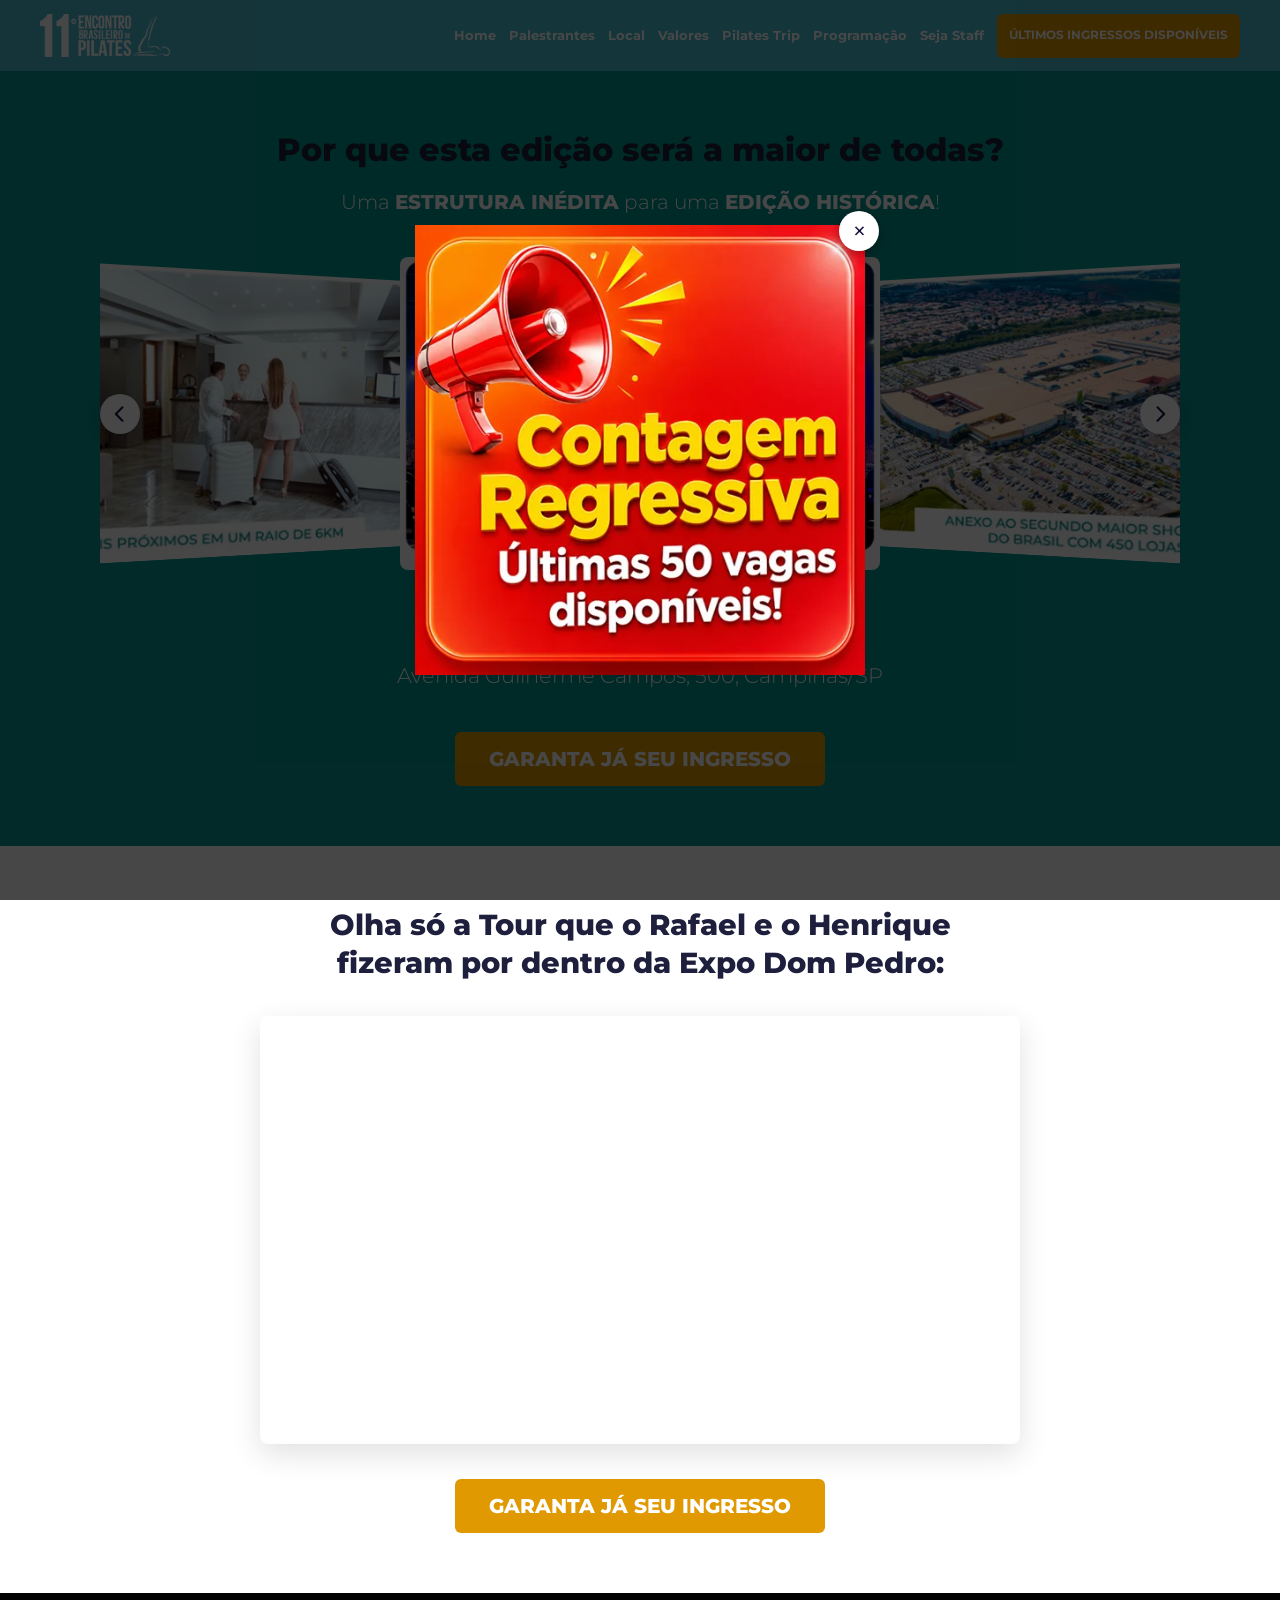
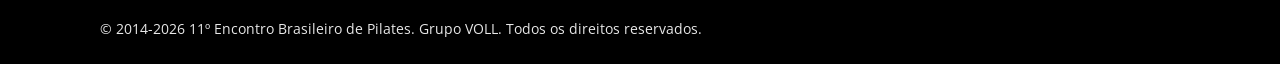
<file: local/index.html>
<!doctype html>
<html lang="pt-BR">
  <head>
    <meta charset="utf-8">
    <meta name="viewport" content="width=device-width, initial-scale=1">
    <meta name="robots" content="noindex, nofollow, noarchive, nosnippet, noimageindex">
    <meta name="theme-color" content="#1B123D">
    <meta name="format-detection" content="telephone=no">

    <title>Local | 11º Encontro Brasileiro de Pilates 2026</title>
    <meta name="description" content="O 11º Encontro Brasileiro de Pilates acontece na Expo Dom Pedro, em Campinas/SP — Avenida Guilherme Campos, 500. Conheça a estrutura do evento.">
    <link rel="canonical" href="https://encontropilates.com.br/lancamento2026/local/">

    <meta property="og:locale" content="pt_BR">
    <meta property="og:type" content="website">
    <meta property="og:title" content="Local | 11º Encontro Brasileiro de Pilates 2026">
    <meta property="og:description" content="O 11º Encontro Brasileiro de Pilates acontece na Expo Dom Pedro, em Campinas/SP — Avenida Guilherme Campos, 500. Conheça a estrutura do evento.">
    <meta property="og:url" content="https://encontropilates.com.br/lancamento2026/local/">
    <meta property="og:site_name" content="Encontro Brasileiro de Pilates">

    <meta name="twitter:card" content="summary">
    <meta name="twitter:title" content="Local | 11º Encontro Brasileiro de Pilates 2026">
    <meta name="twitter:description" content="O 11º Encontro Brasileiro de Pilates acontece na Expo Dom Pedro, em Campinas/SP — Avenida Guilherme Campos, 500. Conheça a estrutura do evento.">

    <link rel="icon" type="image/png" href="../assets/images/favicon-encontro-pilates.png">
    <link rel="apple-touch-icon" href="../assets/images/favicon-encontro-pilates.png">
    <link rel="preload" href="../assets/images/exit_popup_contagem_regressiva.webp" as="image" fetchpriority="high">

    <link rel="preconnect" href="https://fonts.googleapis.com">
    <link rel="preconnect" href="https://fonts.gstatic.com" crossorigin>
    <link rel="preload" href="https://fonts.googleapis.com/css2?family=Montserrat:wght@400;500;600;700;800&family=Open+Sans:wght@600;700;800&display=swap" as="style" onload="this.onload=null;this.rel='stylesheet'">
    <noscript><link href="https://fonts.googleapis.com/css2?family=Montserrat:wght@400;500;600;700;800&family=Open+Sans:wght@600;700;800&display=swap" rel="stylesheet"></noscript>
    <link rel="stylesheet" href="../assets/css/styles.min.css">
    <link rel="stylesheet" href="../assets/css/visual-alignment.css?v=20260806-1">
  </head>
  <body>
    <a class="skip-link" href="#conteudo-principal">Ir para o conteúdo principal</a>

    <header id="home" class="site-header">
      <div class="site-header__row row">
        <a class="site-header__brand" href="../" aria-label="11º Encontro Brasileiro de Pilates 2026">
          <img
            class="site-header__logo"
            src="../assets/images/logo-11-encontro-brasileiro-de-pilates-branco.png"
            alt="11º Encontro Brasileiro de Pilates"
            width="198"
            height="65"
          >
        </a>

        <button
          class="site-header__toggle"
          type="button"
          aria-label="Abrir menu"
          aria-controls="menu-principal"
          aria-expanded="false"
        >
          <span class="site-header__toggle-line"></span>
          <span class="site-header__toggle-line"></span>
          <span class="site-header__toggle-line"></span>
        </button>

        <nav id="menu-principal" class="site-nav" aria-label="Menu principal">
          <ul class="site-nav__list">
            <li class="site-nav__item"><a class="site-nav__link" href="../">Home</a></li>
            <li class="site-nav__item"><a class="site-nav__link" href="../palestrantes/">Palestrantes</a></li>
            <li class="site-nav__item"><a class="site-nav__link" href="./" aria-current="page">Local</a></li>
            <li class="site-nav__item"><a class="site-nav__link" href="../#ingressos">Valores</a></li>
            <li class="site-nav__item"><a class="site-nav__link" href="../pilates-trip/">Pilates Trip</a></li>
            <li class="site-nav__item"><a class="site-nav__link" href="../programacao/">Programação</a></li>
            <li class="site-nav__item"><a class="site-nav__link" href="../sejastaff/">Seja Staff</a></li>
            <li class="site-nav__item">
              <a class="site-nav__link site-nav__link--featured" href="../#ingressos">ÚLTIMOS INGRESSOS DISPONÍVEIS</a>
            </li>
          </ul>
        </nav>
      </div>
    </header>

    <main id="conteudo-principal" class="site-main" tabindex="-1">
      <section id="local" class="local-section" aria-labelledby="local-title">
        <div class="local-section__row row">
          <h2 id="local-title" class="local-section__title">Por que esta edição será a maior de todas?</h2>

          <p class="local-section__text">Uma <strong>ESTRUTURA INÉDITA</strong> para uma <strong>EDIÇÃO HISTÓRICA</strong>!</p>

          <div class="carousel" role="group" aria-roledescription="carrossel" aria-label="Fotos da Expo Dom Pedro">
            <div class="carousel__viewport">
              <ul class="carousel__track">
                <li class="carousel__slide">
                  <img class="carousel__image" src="../assets/images/expodompedro01.webp" alt="Plenária montada na Expo Dom Pedro: mais de 4.000 m² de espaço para a conferência" width="732" height="478">
                </li>
                <li class="carousel__slide">
                  <img class="carousel__image" src="../assets/images/expodompedro02.webp" alt="Vista aérea do complexo: anexo ao segundo maior shopping do Brasil, com 450 lojas" width="732" height="478" loading="lazy">
                </li>
                <li class="carousel__slide">
                  <img class="carousel__image" src="../assets/images/expodompedro03.webp" alt="Fachada do Aeroporto Internacional de Viracopos, a menos de 30 minutos do evento" width="732" height="478" loading="lazy">
                </li>
                <li class="carousel__slide">
                  <img class="carousel__image" src="../assets/images/expodompedro04.webp" alt="Praça de alimentação do shopping, com 65 opções de alimentação" width="732" height="478" loading="lazy">
                </li>
                <li class="carousel__slide">
                  <img class="carousel__image" src="../assets/images/expodompedro05.webp" alt="Recepção de hotel: 34 hotéis próximos em um raio de 6 km" width="732" height="478" loading="lazy">
                </li>
              </ul>
            </div>

            <button class="carousel__control carousel__control--prev" type="button" aria-label="Foto anterior">
              <svg viewBox="0 0 24 24" aria-hidden="true" focusable="false"><path d="M15 4 7 12l8 8" fill="none" stroke="currentColor" stroke-width="2.5" stroke-linecap="round" stroke-linejoin="round"></path></svg>
            </button>

            <button class="carousel__control carousel__control--next" type="button" aria-label="Próxima foto">
              <svg viewBox="0 0 24 24" aria-hidden="true" focusable="false"><path d="M9 4l8 8-8 8" fill="none" stroke="currentColor" stroke-width="2.5" stroke-linecap="round" stroke-linejoin="round"></path></svg>
            </button>

            <div class="carousel__dots"></div>
          </div>

          <p class="local-section__address">
            LOCAL: EXPO DOM PEDRO<br>
            <span>Avenida Guilherme Campos, 500, Campinas/SP</span>
          </p>

          <a class="cta-button local-section__cta" href="../#inscreva-se">GARANTA JÁ SEU INGRESSO</a>
        </div>
      </section>

      <section id="video-tour" class="video-tour-section" aria-labelledby="video-tour-title">
        <div class="video-tour-section__row row">
          <h2 id="video-tour-title" class="video-tour-section__title">Olha só a Tour que o Rafael e o Henrique<br> fizeram por dentro da Expo Dom Pedro:</h2>

          <div class="video-tour-section__wrapper">
            <iframe
              class="video-tour-section__iframe"
              data-src="https://www.youtube.com/embed/87tB_eIGaoM?embeds_referring_euri=https%3A%2F%2Fencontropilates.com.br%2F&amp;embeds_referring_origin=https%3A%2F%2Fencontropilates.com.br"
              title="Tour Expo Dom Pedro - Encontro Brasileiro de Pilates 2026"
              loading="lazy"
              allow="accelerometer; autoplay; clipboard-write; encrypted-media; gyroscope; picture-in-picture; web-share"
              referrerpolicy="strict-origin-when-cross-origin"
              allowfullscreen
            ></iframe>
          </div>

          <a class="cta-button video-tour-section__cta" href="../#inscreva-se">GARANTA JÁ SEU INGRESSO</a>
        </div>
      </section>
    </main>

    <footer class="site-footer">
      <div class="site-footer__row row">
        <div class="site-footer__text">© 2014-2026 11º Encontro Brasileiro de Pilates. Grupo VOLL. Todos os direitos reservados.</div>
      </div>
    </footer>

    <div class="popup" id="popup-lancamento" role="dialog" aria-modal="true" aria-label="Contagem regressiva: últimas 50 vagas disponíveis">
      <div class="popup__box">
        <button class="popup__close" type="button" aria-label="Fechar aviso">&times;</button>

        <a class="popup__link" href="../#ingressos">
          <img
            class="popup__image"
            src="../assets/images/exit_popup_contagem_regressiva.webp"
            alt="Contagem regressiva: últimas 50 vagas disponíveis"
            width="600"
            height="600"
            fetchpriority="high"
          >
        </a>
      </div>
    </div>

    <div class="form-modal" id="modal-inscricao" role="dialog" aria-modal="true" aria-labelledby="modal-inscricao-title" hidden>
      <div class="form-modal__box">
        <button class="form-modal__close" type="button" aria-label="Fechar formulário">&times;</button>

        <h2 id="modal-inscricao-title" class="form-modal__title">
          Você está a um passo de adquirir seu ingresso para o Encontro 2026.
          <span>Preencha os dados abaixo:</span>
        </h2>

        <form class="form-modal__form" action="#" data-placeholder="true">
          <div class="form-modal__field">
            <label class="form-modal__label" for="inscricao-nome">Nome*</label>
            <input class="form-modal__input" id="inscricao-nome" name="name" type="text" placeholder="Digite seu nome" required autocomplete="name">
          </div>

          <div class="form-modal__field">
            <label class="form-modal__label" for="inscricao-email">Email*</label>
            <input class="form-modal__input" id="inscricao-email" name="email" type="email" placeholder="Digite seu email" required autocomplete="email">
          </div>

          <div class="form-modal__field">
            <label class="form-modal__label" for="inscricao-telefone">Telefone*</label>
            <input class="form-modal__input" id="inscricao-telefone" name="personal_phone" type="tel" placeholder="Digite seu telefone" required autocomplete="tel">
          </div>

          <button class="cta-button form-modal__submit" type="submit">GARANTIR MEU INGRESSO</button>

          <p class="form-modal__note" role="status">Formulário em configuração — integração de envio será ativada em breve.</p>
        </form>
      </div>
    </div>

    <script>
      (() => {
        const iframe = document.querySelector(".video-tour-section__iframe[data-src]");
        if (!iframe) return;

        const loadVideo = () => {
          iframe.src = iframe.dataset.src;
          iframe.removeAttribute("data-src");
        };

        if (!("IntersectionObserver" in window)) {
          loadVideo();
          return;
        }

        const observer = new IntersectionObserver((entries) => {
          if (!entries.some((entry) => entry.isIntersecting)) return;
          observer.disconnect();
          loadVideo();
        });

        observer.observe(iframe);
      })();
    </script>
    <script src="../assets/js/main.min.js" defer></script>
  </body>
</html>
</file>
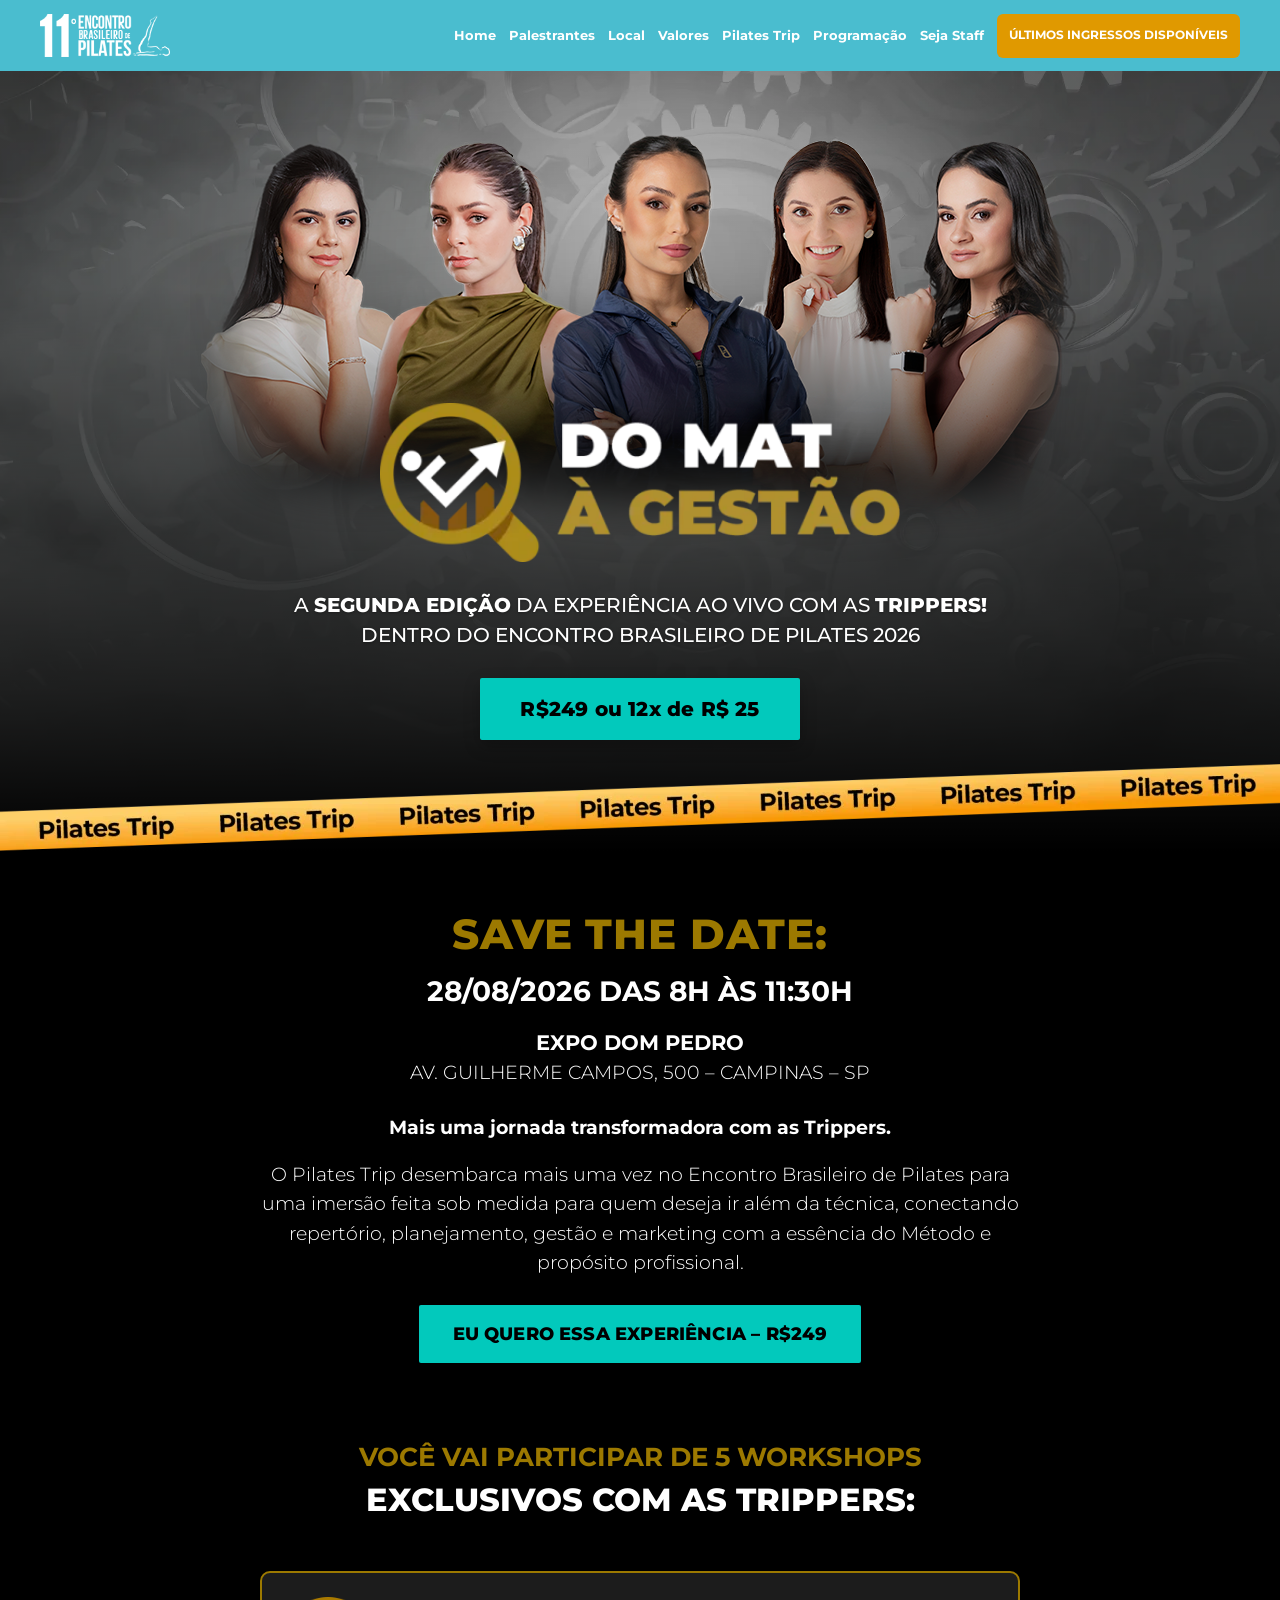
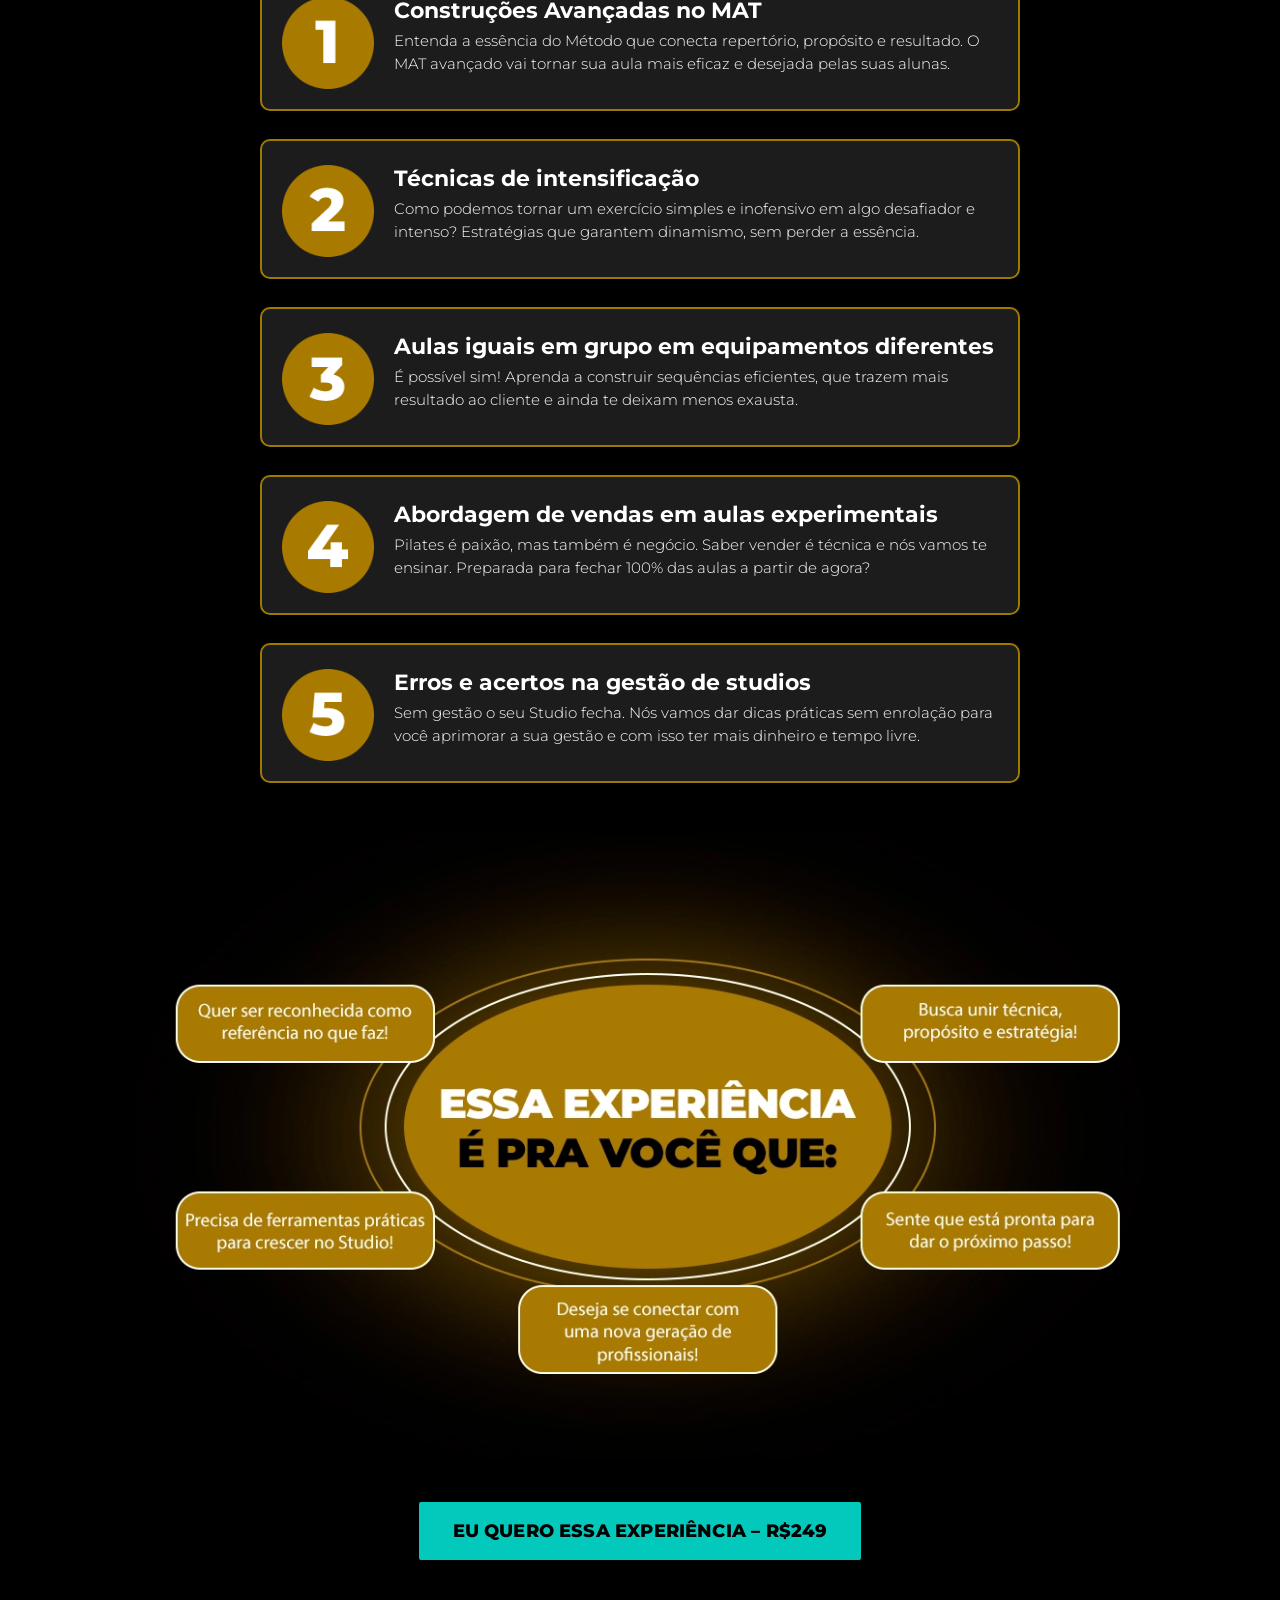
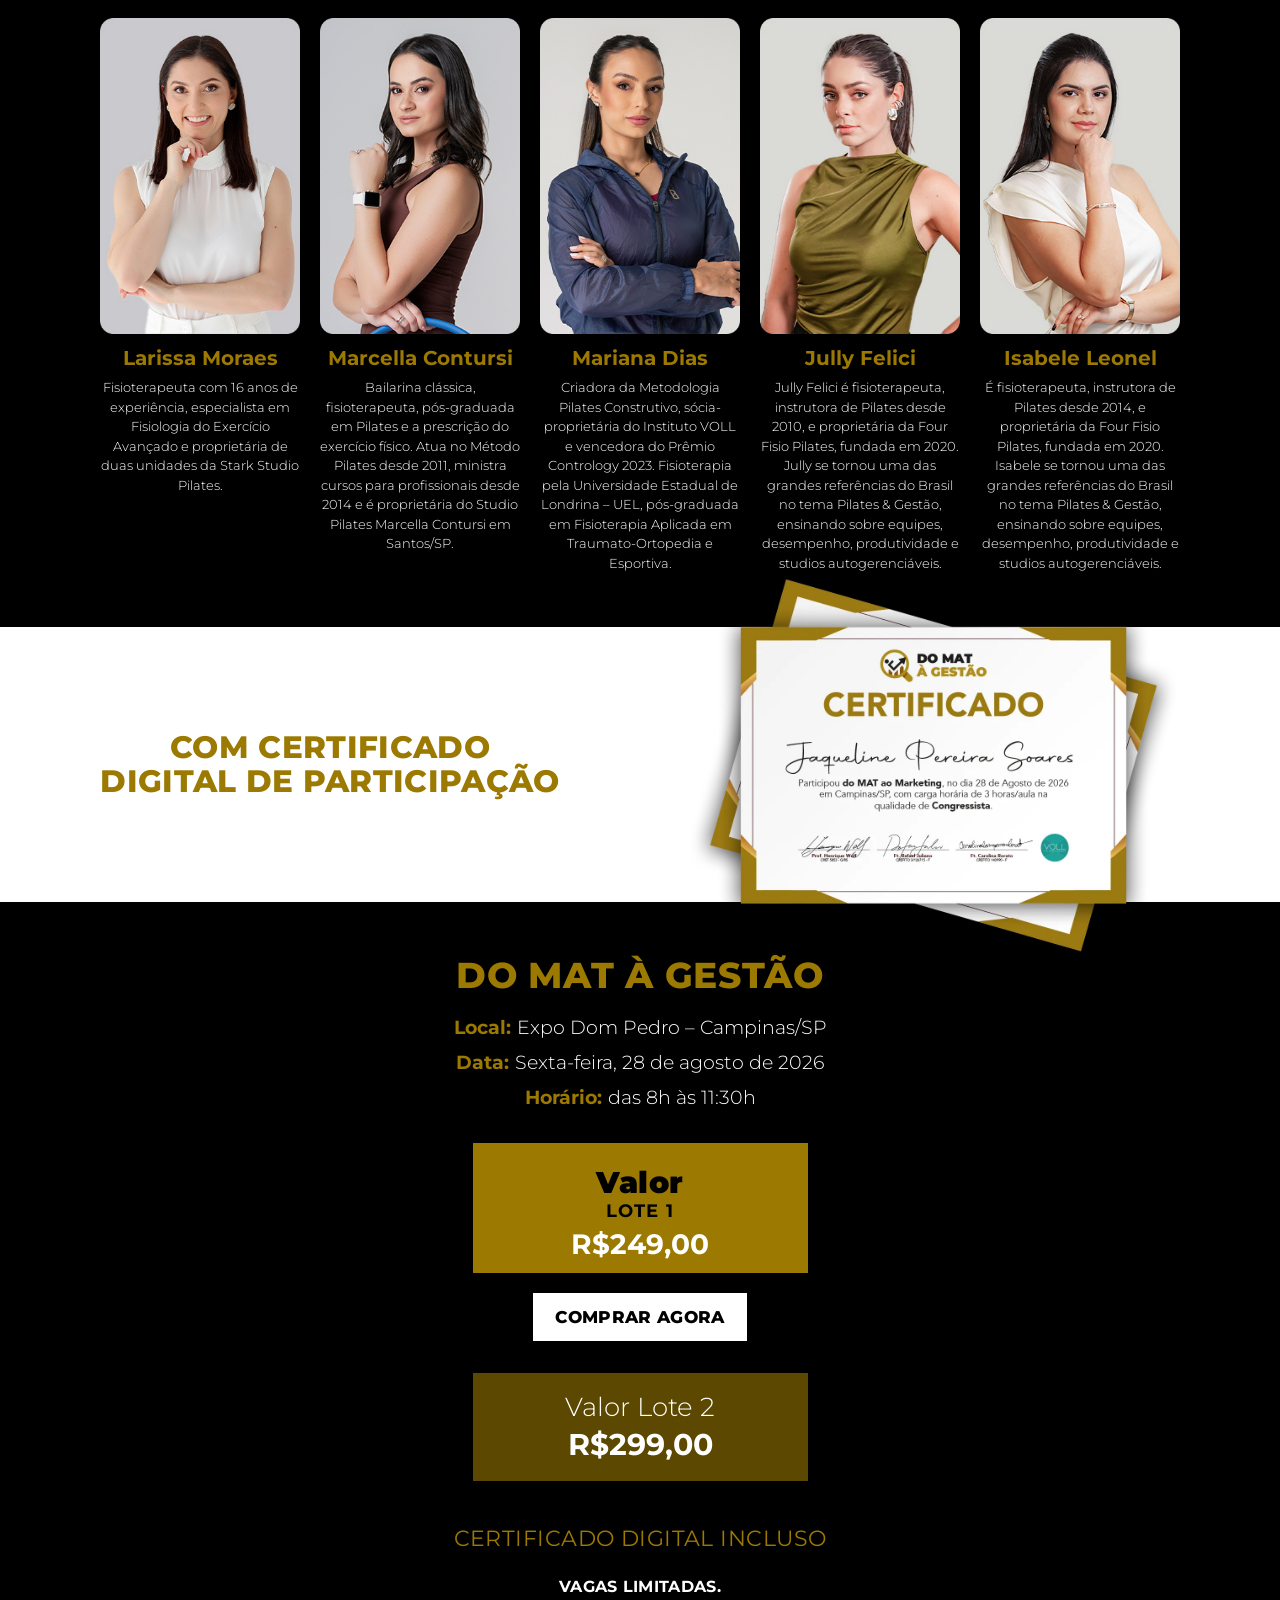
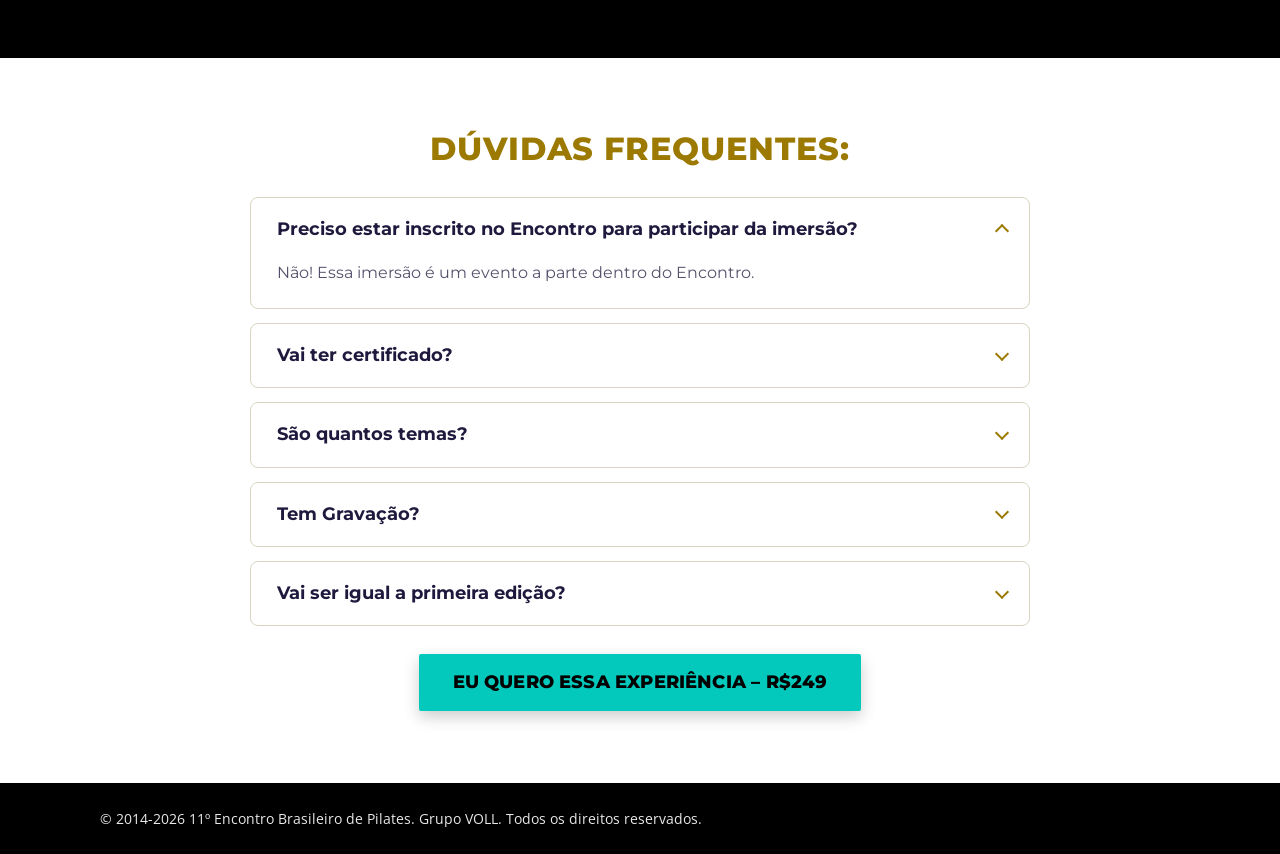
<file: pilates-trip/index.html>
<!doctype html>
<html lang="pt-BR">
  <head>
    <meta charset="utf-8">
    <meta name="viewport" content="width=device-width, initial-scale=1">
    <meta name="robots" content="noindex, nofollow, noarchive, nosnippet, noimageindex">
    <meta name="theme-color" content="#1B123D">
    <meta name="format-detection" content="telephone=no">

    <title>Pilates Trip | 11º Encontro Brasileiro de Pilates 2026</title>
    <meta name="description" content="Pilates Trip — a experiência ao vivo com as Trippers dentro do 11º Encontro Brasileiro de Pilates 2026. 28 de agosto, das 8h às 11h30, na Expo Dom Pedro em Campinas/SP.">
    <link rel="canonical" href="https://encontropilates.com.br/lancamento2026/pilates-trip/">

    <meta property="og:locale" content="pt_BR">
    <meta property="og:type" content="website">
    <meta property="og:title" content="Pilates Trip | 11º Encontro Brasileiro de Pilates 2026">
    <meta property="og:description" content="Pilates Trip — a experiência ao vivo com as Trippers dentro do 11º Encontro Brasileiro de Pilates 2026.">
    <meta property="og:url" content="https://encontropilates.com.br/lancamento2026/pilates-trip/">
    <meta property="og:site_name" content="Encontro Brasileiro de Pilates">

    <meta name="twitter:card" content="summary">
    <meta name="twitter:title" content="Pilates Trip | 11º Encontro Brasileiro de Pilates 2026">
    <meta name="twitter:description" content="Pilates Trip — a experiência ao vivo com as Trippers dentro do 11º Encontro Brasileiro de Pilates 2026.">

    <link rel="icon" type="image/png" href="../assets/images/favicon-encontro-pilates.png">
    <link rel="apple-touch-icon" href="../assets/images/favicon-encontro-pilates.png">
    <link rel="preload" href="./assets/images/engrenagensfumaca.webp" as="image" fetchpriority="high">
    <link rel="preload" href="./assets/images/palestrantes_trip_encontro4-mobile.webp" as="image" media="(max-width: 767px)" fetchpriority="high">

    <link rel="preconnect" href="https://fonts.googleapis.com">
    <link rel="preconnect" href="https://fonts.gstatic.com" crossorigin>
    <link rel="preload" href="https://fonts.googleapis.com/css2?family=Montserrat:wght@400;500;600;700;800&family=Open+Sans:wght@600;700;800&display=swap" as="style" onload="this.onload=null;this.rel='stylesheet'">
    <noscript><link href="https://fonts.googleapis.com/css2?family=Montserrat:wght@400;500;600;700;800&family=Open+Sans:wght@600;700;800&display=swap" rel="stylesheet"></noscript>
    <link rel="stylesheet" href="../assets/css/styles.min.css">
    <link rel="stylesheet" href="../assets/css/visual-alignment.css?v=20260806-1">
  </head>
  <body>
    <a class="skip-link" href="#conteudo-principal">Ir para o conteúdo principal</a>

    <header id="home" class="site-header">
      <div class="site-header__row row">
        <a class="site-header__brand" href="../" aria-label="11º Encontro Brasileiro de Pilates 2026">
          <img
            class="site-header__logo"
            src="../assets/images/logo-11-encontro-brasileiro-de-pilates-branco.png"
            alt="11º Encontro Brasileiro de Pilates"
            width="198"
            height="65"
          >
        </a>

        <button
          class="site-header__toggle"
          type="button"
          aria-label="Abrir menu"
          aria-controls="menu-principal"
          aria-expanded="false"
        >
          <span class="site-header__toggle-line"></span>
          <span class="site-header__toggle-line"></span>
          <span class="site-header__toggle-line"></span>
        </button>

        <nav id="menu-principal" class="site-nav" aria-label="Menu principal">
          <ul class="site-nav__list">
            <li class="site-nav__item"><a class="site-nav__link" href="../">Home</a></li>
            <li class="site-nav__item"><a class="site-nav__link" href="../palestrantes/">Palestrantes</a></li>
            <li class="site-nav__item"><a class="site-nav__link" href="../local/">Local</a></li>
            <li class="site-nav__item"><a class="site-nav__link" href="../#ingressos">Valores</a></li>
            <li class="site-nav__item"><a class="site-nav__link" href="./" aria-current="page">Pilates Trip</a></li>
            <li class="site-nav__item"><a class="site-nav__link" href="../programacao/">Programação</a></li>
            <li class="site-nav__item"><a class="site-nav__link" href="../sejastaff/">Seja Staff</a></li>
            <li class="site-nav__item">
              <a class="site-nav__link site-nav__link--featured" href="../#ingressos">ÚLTIMOS INGRESSOS DISPONÍVEIS</a>
            </li>
          </ul>
        </nav>
      </div>
    </header>

    <main id="conteudo-principal" class="site-main" tabindex="-1">
      <section class="trip-hero" aria-labelledby="trip-hero-title" style="background-image: url('./assets/images/engrenagensfumaca.webp');">
        <div class="trip-hero__row row">
          <img
            class="trip-hero__foto"
            src="./assets/images/palestrantes_trip_encontro4.webp"
            srcset="./assets/images/palestrantes_trip_encontro4-mobile.webp 640w, ./assets/images/palestrantes_trip_encontro4.webp 900w"
            sizes="(max-width: 767px) 100vw, 900px"
            alt="Trippers do Pilates Trip: cinco mulheres que conduzem a imersão"
            width="900"
            height="470"
            loading="eager"
            fetchpriority="high"
          >

          <img
            class="trip-hero__logo"
            src="./assets/images/LOGO-480x147.webp"
            alt="Pilates Trip"
            width="480"
            height="147"
            loading="eager"
          >

          <h1 id="trip-hero-title" class="trip-hero__titulo">
            A <strong>SEGUNDA EDIÇÃO</strong> DA EXPERIÊNCIA AO VIVO COM AS <strong>TRIPPERS!</strong><br>
            DENTRO DO ENCONTRO BRASILEIRO DE PILATES 2026
          </h1>

          <a class="trip-hero__cta" href="https://pay.hub.la/vmE8am9KeWLSWLaIFLDH" target="_blank" rel="noopener noreferrer">
            R$249 ou 12x de R$ 25
          </a>
        </div>

        <img
          class="trip-hero__faixa"
          src="./assets/images/faixa_pilatestrip2025-1280x87.webp"
          srcset="./assets/images/faixa_pilatestrip2025-mobile.webp 768w, ./assets/images/faixa_pilatestrip2025-1280x87.webp 1280w"
          sizes="100vw"
          alt=""
          width="1280"
          height="87"
          loading="lazy"
          aria-hidden="true"
        >
      </section>

      <section class="trip-save" aria-labelledby="trip-save-title">
        <div class="trip-save__row row">
          <h2 id="trip-save-title" class="trip-save__title">SAVE THE DATE:</h2>
          <h3 class="trip-save__data">28/08/2026 DAS 8H ÀS 11:30H</h3>
          <p class="trip-save__local"><strong>EXPO DOM PEDRO</strong><br>AV. GUILHERME CAMPOS, 500 – CAMPINAS – SP</p>

          <p class="trip-save__lead"><strong>Mais uma jornada transformadora com as Trippers.</strong></p>
          <p class="trip-save__desc">O Pilates Trip desembarca mais uma vez no Encontro Brasileiro de Pilates para uma imersão feita sob medida para quem deseja ir além da técnica, conectando repertório, planejamento, gestão e marketing com a essência do Método e propósito profissional.</p>

          <a class="trip-save__cta" href="https://pay.hub.la/vmE8am9KeWLSWLaIFLDH" target="_blank" rel="noopener noreferrer">EU QUERO ESSA EXPERIÊNCIA &ndash; R$249</a>

          <p class="trip-save__workshops-titulo">VOCÊ VAI PARTICIPAR DE 5 WORKSHOPS<br><span>EXCLUSIVOS COM AS TRIPPERS:</span></p>

          <ul class="trip-workshops">
            <li class="trip-workshop">
              <img class="trip-workshop__icon" src="./assets/images/icon01.png" alt="" width="100" height="100" loading="lazy">
              <div class="trip-workshop__conteudo">
                <h3 class="trip-workshop__titulo">Construções Avançadas no MAT</h3>
                <p class="trip-workshop__texto">Entenda a essência do Método que conecta repertório, propósito e resultado. O MAT avançado vai tornar sua aula mais eficaz e desejada pelas suas alunas.</p>
              </div>
            </li>
            <li class="trip-workshop">
              <img class="trip-workshop__icon" src="./assets/images/icon02.png" alt="" width="100" height="100" loading="lazy">
              <div class="trip-workshop__conteudo">
                <h3 class="trip-workshop__titulo">Técnicas de intensificação</h3>
                <p class="trip-workshop__texto">Como podemos tornar um exercício simples e inofensivo em algo desafiador e intenso? Estratégias que garantem dinamismo, sem perder a essência.</p>
              </div>
            </li>
            <li class="trip-workshop">
              <img class="trip-workshop__icon" src="./assets/images/icon03.png" alt="" width="100" height="100" loading="lazy">
              <div class="trip-workshop__conteudo">
                <h3 class="trip-workshop__titulo">Aulas iguais em grupo em equipamentos diferentes</h3>
                <p class="trip-workshop__texto">É possível sim! Aprenda a construir sequências eficientes, que trazem mais resultado ao cliente e ainda te deixam menos exausta.</p>
              </div>
            </li>
            <li class="trip-workshop">
              <img class="trip-workshop__icon" src="./assets/images/icon04.png" alt="" width="100" height="100" loading="lazy">
              <div class="trip-workshop__conteudo">
                <h3 class="trip-workshop__titulo">Abordagem de vendas em aulas experimentais</h3>
                <p class="trip-workshop__texto">Pilates é paixão, mas também é negócio. Saber vender é técnica e nós vamos te ensinar. Preparada para fechar 100% das aulas a partir de agora?</p>
              </div>
            </li>
            <li class="trip-workshop">
              <img class="trip-workshop__icon" src="./assets/images/icon05.png" alt="" width="100" height="100" loading="lazy">
              <div class="trip-workshop__conteudo">
                <h3 class="trip-workshop__titulo">Erros e acertos na gestão de studios</h3>
                <p class="trip-workshop__texto">Sem gestão o seu Studio fecha. Nós vamos dar dicas práticas sem enrolação para você aprimorar a sua gestão e com isso ter mais dinheiro e tempo livre.</p>
              </div>
            </li>
          </ul>

          <img class="trip-save__banner" src="./assets/images/nova_experiencia.webp" srcset="./assets/images/nova_experiencia-mobile.webp 640w, ./assets/images/nova_experiencia.webp 1039w" sizes="(max-width: 767px) 100vw, 1005px" alt="Trippers apresentando a nova experiência do Pilates Trip" width="1005" height="630" loading="lazy">

          <a class="trip-save__cta trip-save__cta--repeat" href="https://pay.hub.la/vmE8am9KeWLSWLaIFLDH" target="_blank" rel="noopener noreferrer">EU QUERO ESSA EXPERIÊNCIA &ndash; R$249</a>

          <ul class="trip-trippers">
            <li class="trip-tripper">
              <picture style="display: contents;">
                <source media="(max-width: 767px)" srcset="./assets/images/palestrante_trip_larissa.webp">
                <img class="trip-tripper__foto" src="./assets/images/palestrante_trip_larissa.jpg" alt="Larissa Moraes" width="216" height="341" loading="lazy">
              </picture>
              <h4 class="trip-tripper__nome">Larissa Moraes</h4>
              <p class="trip-tripper__bio">Fisioterapeuta com 16 anos de experiência, especialista em Fisiologia do Exercício Avançado e proprietária de duas unidades da Stark Studio Pilates.</p>
            </li>
            <li class="trip-tripper">
              <picture style="display: contents;">
                <source media="(max-width: 767px)" srcset="./assets/images/palestrante_trip_marcela.webp">
                <img class="trip-tripper__foto" src="./assets/images/palestrante_trip_marcela.jpg" alt="Marcella Contursi" width="216" height="341" loading="lazy">
              </picture>
              <h4 class="trip-tripper__nome">Marcella Contursi</h4>
              <p class="trip-tripper__bio">Bailarina clássica, fisioterapeuta, pós-graduada em Pilates e a prescrição do exercício físico. Atua no Método Pilates desde 2011, ministra cursos para profissionais desde 2014 e é proprietária do Studio Pilates Marcella Contursi em Santos/SP.</p>
            </li>
            <li class="trip-tripper">
              <picture style="display: contents;">
                <source media="(max-width: 767px)" srcset="./assets/images/palestrante_trip_mariana.webp">
                <img class="trip-tripper__foto" src="./assets/images/palestrante_trip_mariana.jpg" alt="Mariana Dias" width="216" height="341" loading="lazy">
              </picture>
              <h4 class="trip-tripper__nome">Mariana Dias</h4>
              <p class="trip-tripper__bio">Criadora da Metodologia Pilates Construtivo, sócia-proprietária do Instituto VOLL e vencedora do Prêmio Contrology 2023. Fisioterapia pela Universidade Estadual de Londrina – UEL, pós-graduada em Fisioterapia Aplicada em Traumato-Ortopedia e Esportiva.</p>
            </li>
            <li class="trip-tripper">
              <picture style="display: contents;">
                <source media="(max-width: 767px)" srcset="./assets/images/palestrante_trip_jully.webp">
                <img class="trip-tripper__foto" src="./assets/images/palestrante_trip_jully.jpg" alt="Jully Felici" width="216" height="341" loading="lazy">
              </picture>
              <h4 class="trip-tripper__nome">Jully Felici</h4>
              <p class="trip-tripper__bio">Jully Felici é fisioterapeuta, instrutora de Pilates desde 2010, e proprietária da Four Fisio Pilates, fundada em 2020. Jully se tornou uma das grandes referências do Brasil no tema Pilates &amp; Gestão, ensinando sobre equipes, desempenho, produtividade e studios autogerenciáveis.</p>
            </li>
            <li class="trip-tripper">
              <picture style="display: contents;">
                <source media="(max-width: 767px)" srcset="./assets/images/palestrante_trip_isabele.webp">
                <img class="trip-tripper__foto" src="./assets/images/palestrante_trip_isabele.jpg" alt="Isabele Leonel" width="216" height="341" loading="lazy">
              </picture>
              <h4 class="trip-tripper__nome">Isabele Leonel</h4>
              <p class="trip-tripper__bio">É fisioterapeuta, instrutora de Pilates desde 2014, e proprietária da Four Fisio Pilates, fundada em 2020. Isabele se tornou uma das grandes referências do Brasil no tema Pilates &amp; Gestão, ensinando sobre equipes, desempenho, produtividade e studios autogerenciáveis.</p>
            </li>
          </ul>
        </div>
      </section>

      <section class="trip-cert" aria-labelledby="trip-cert-title">
        <div class="trip-cert__row row">
          <h2 id="trip-cert-title" class="trip-cert__title">COM CERTIFICADO<br>DIGITAL DE PARTICIPAÇÃO</h2>
          <img
            class="trip-cert__img"
            src="./assets/images/mockup_certificado_do_mat_a_gestao.webp"
            alt="Mockup do certificado digital do curso Do MAT à Gestão"
            width="495"
            height="495"
            loading="lazy"
          >
        </div>
      </section>

      <section class="trip-mat" aria-labelledby="trip-mat-title">
        <div class="trip-mat__row row">
          <h2 id="trip-mat-title" class="trip-mat__title">DO MAT À GESTÃO</h2>

          <dl class="trip-mat__detalhes">
            <div class="trip-mat__linha"><dt>Local:</dt><dd>Expo Dom Pedro – Campinas/SP</dd></div>
            <div class="trip-mat__linha"><dt>Data:</dt><dd>Sexta-feira, 28 de agosto de 2026</dd></div>
            <div class="trip-mat__linha"><dt>Horário:</dt><dd>das 8h às 11:30h</dd></div>
          </dl>

          <div class="trip-lote">
            <div class="trip-lote__valor">Valor</div>
            <div class="trip-lote__marca">LOTE 1</div>
            <div class="trip-lote__preco">R$249,00</div>
          </div>

          <a class="trip-mat__cta" href="https://pay.hub.la/vmE8am9KeWLSWLaIFLDH" target="_blank" rel="noopener noreferrer">COMPRAR AGORA</a>

          <div class="trip-lote2">
            <p class="trip-lote2__valor">Valor Lote 2</p>
            <p class="trip-lote2__preco">R$299,00</p>
          </div>

          <p class="trip-mat__certificado">CERTIFICADO DIGITAL INCLUSO</p>
          <p class="trip-mat__vagas">VAGAS LIMITADAS.</p>
        </div>
      </section>

      <section class="trip-faq" aria-labelledby="trip-faq-title">
        <div class="trip-faq__row row">
          <h2 id="trip-faq-title" class="trip-faq__title">DÚVIDAS FREQUENTES:</h2>

          <div class="trip-faq__lista">
            <details class="trip-faq-item" open>
              <summary class="trip-faq-item__pergunta">Preciso estar inscrito no Encontro para participar da imersão?</summary>
              <div class="trip-faq-item__resposta"><p>Não! Essa imersão é um evento a parte dentro do Encontro.</p></div>
            </details>

            <details class="trip-faq-item">
              <summary class="trip-faq-item__pergunta">Vai ter certificado?</summary>
              <div class="trip-faq-item__resposta"><p>Sim, todos os participantes recebem um certificado digital ao final da imersão.</p></div>
            </details>

            <details class="trip-faq-item">
              <summary class="trip-faq-item__pergunta">São quantos temas?</summary>
              <div class="trip-faq-item__resposta"><p>Cinco ao todo.</p></div>
            </details>

            <details class="trip-faq-item">
              <summary class="trip-faq-item__pergunta">Tem Gravação?</summary>
              <div class="trip-faq-item__resposta"><p>Você pode comprar a gravação a parte por apenas R$99 e ter acesso por 10 anos. Compre a gravação no momento da sua inscrição.</p></div>
            </details>

            <details class="trip-faq-item">
              <summary class="trip-faq-item__pergunta">Vai ser igual a primeira edição?</summary>
              <div class="trip-faq-item__resposta"><p>Não! Totalmente diferente e inovador!</p></div>
            </details>
          </div>

          <a class="trip-faq__cta" href="https://pay.hub.la/vmE8am9KeWLSWLaIFLDH" target="_blank" rel="noopener noreferrer">EU QUERO ESSA EXPERIÊNCIA &ndash; R$249</a>
        </div>
      </section>
    </main>

    <footer class="site-footer">
      <div class="site-footer__row row">
        <div class="site-footer__text">© 2014-2026 11º Encontro Brasileiro de Pilates. Grupo VOLL. Todos os direitos reservados.</div>
      </div>
    </footer>

    <script src="../assets/js/main.min.js" defer></script>
  </body>
</html>
</file>
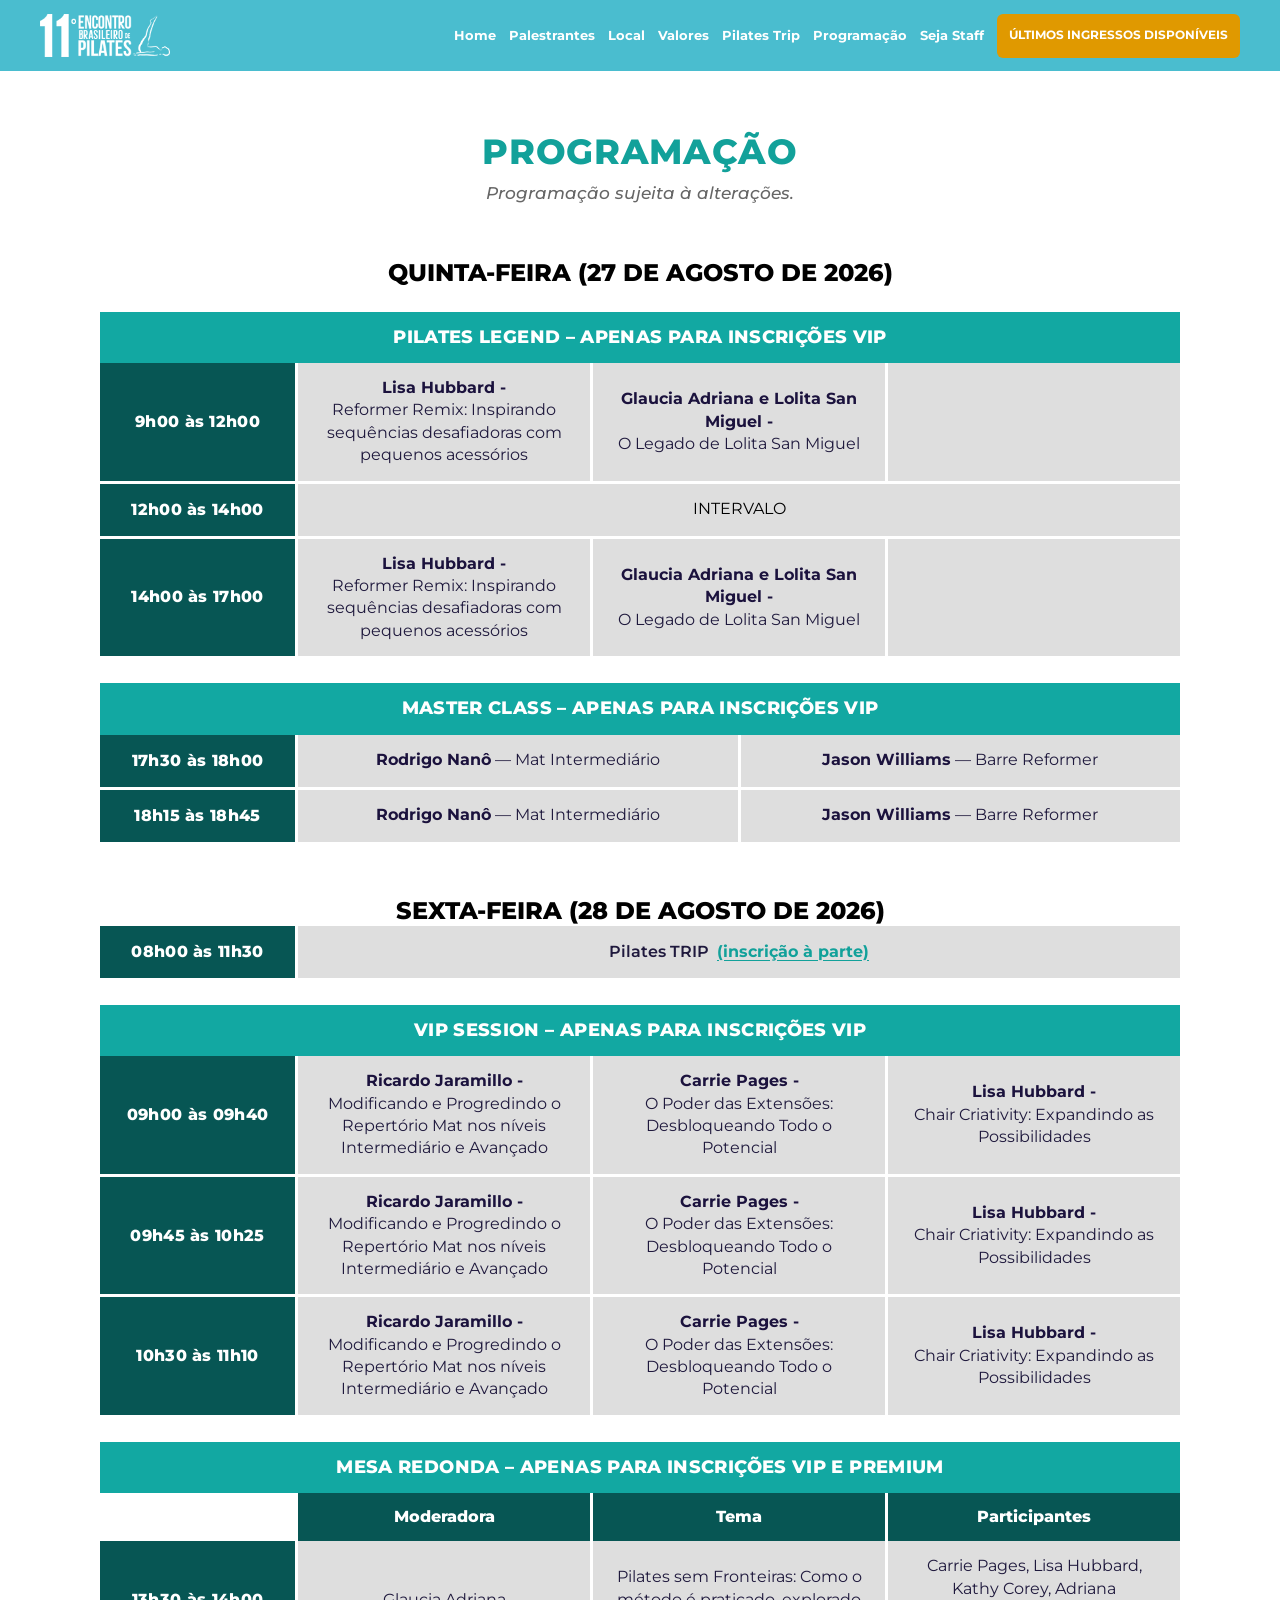
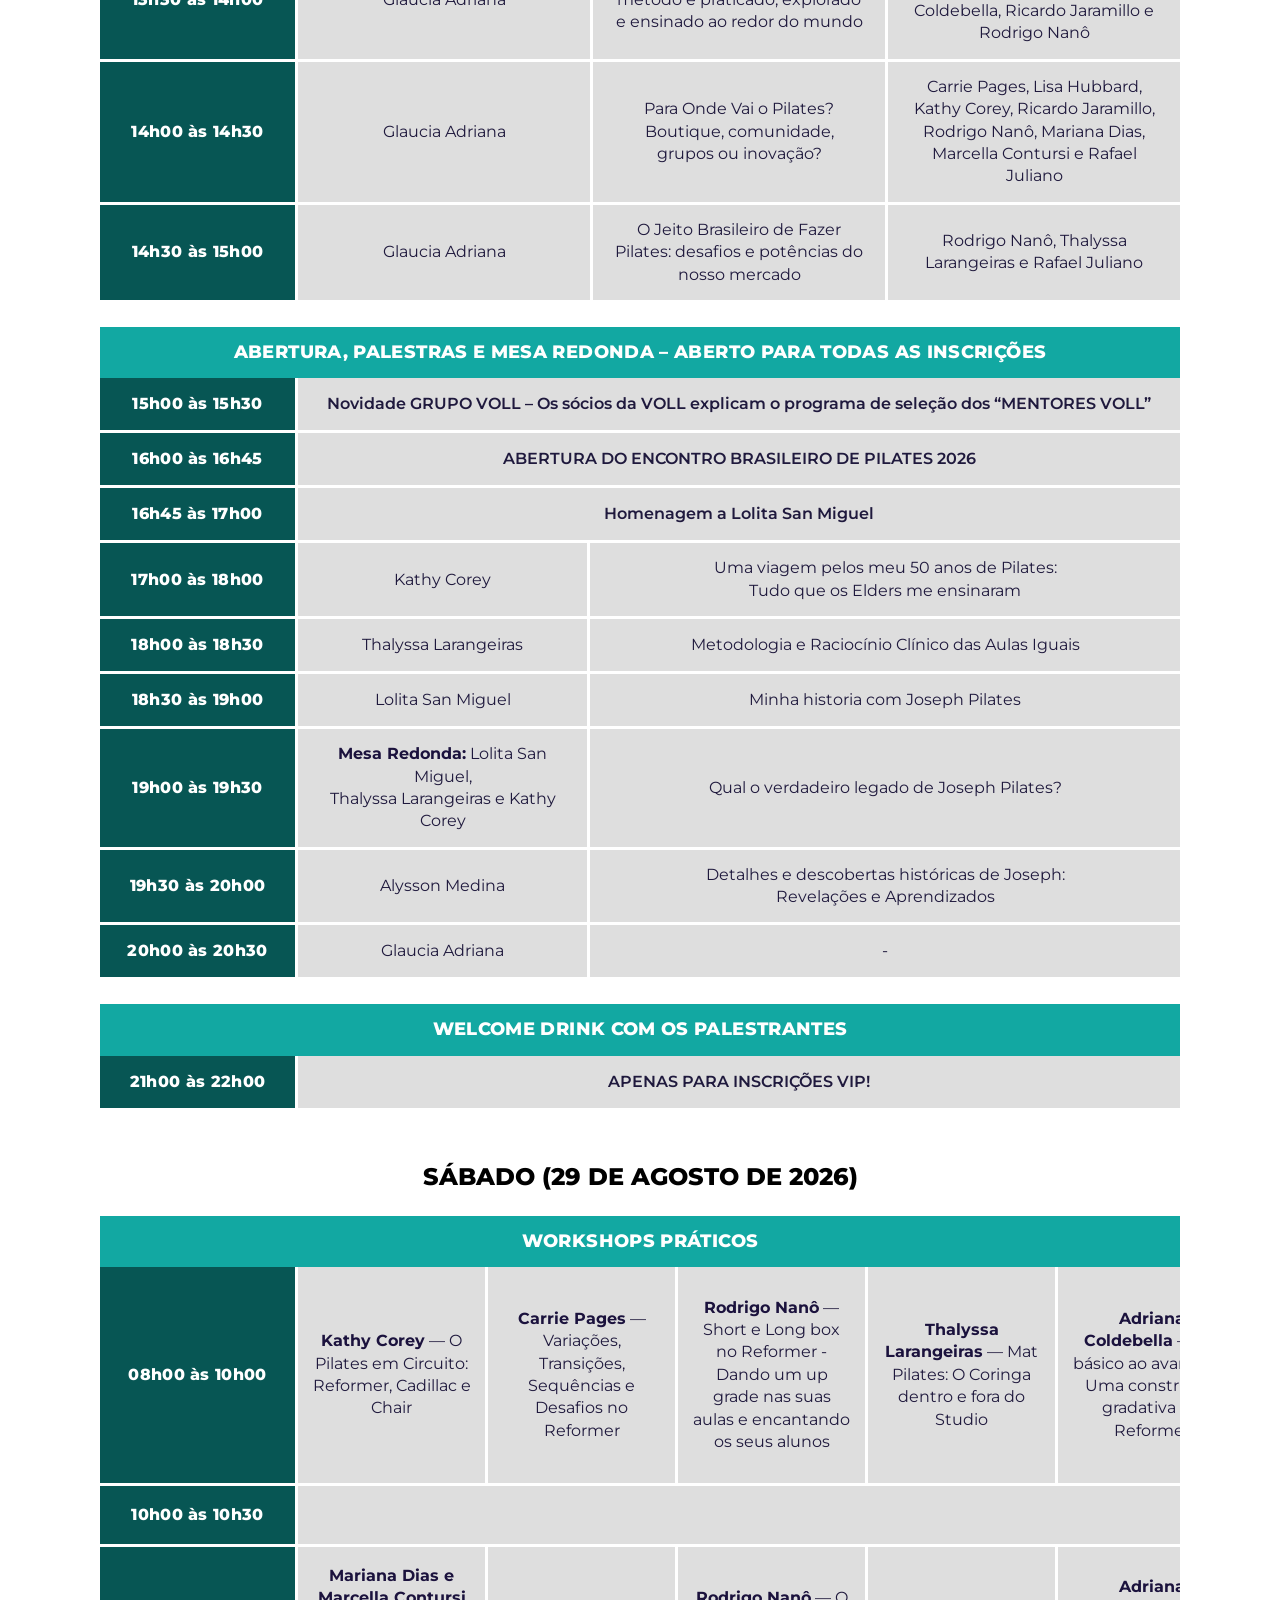
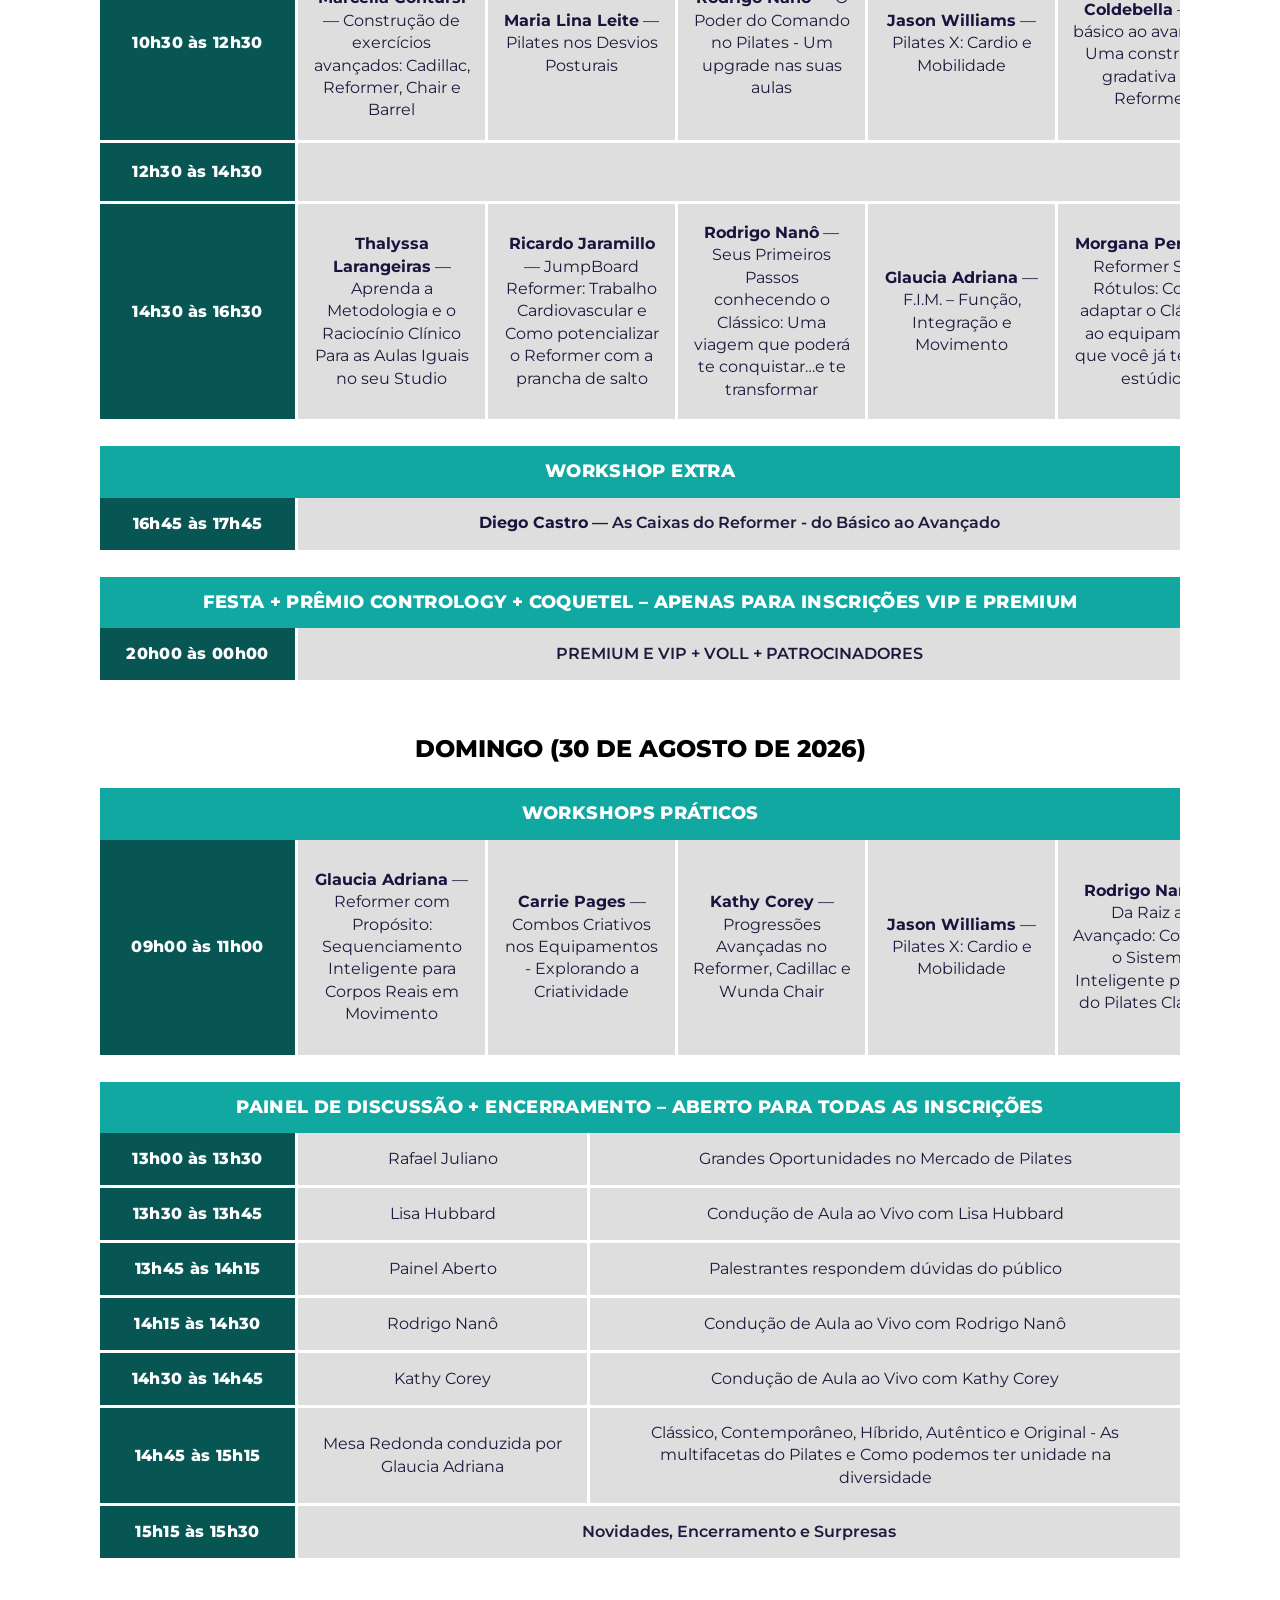
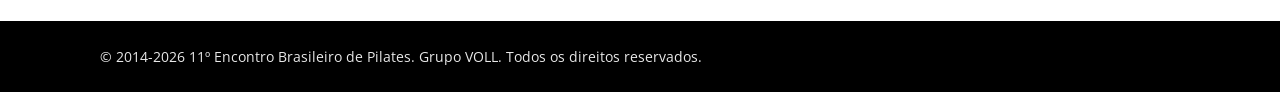
<file: programacao/index.html>
<!doctype html>
<html lang="pt-BR">
  <head>
    <meta charset="utf-8">
    <meta name="viewport" content="width=device-width, initial-scale=1">
    <meta name="robots" content="noindex, nofollow, noarchive, nosnippet, noimageindex">
    <meta name="theme-color" content="#1B123D">
    <meta name="format-detection" content="telephone=no">

    <title>Programação | 11º Encontro Brasileiro de Pilates 2026</title>
    <meta name="description" content="Confira a programação completa do 11º Encontro Brasileiro de Pilates 2026 — quinta a domingo, 27 a 30 de agosto, na Expo Dom Pedro em Campinas/SP.">
    <link rel="canonical" href="https://encontropilates.com.br/lancamento2026/programacao/">

    <meta property="og:locale" content="pt_BR">
    <meta property="og:type" content="website">
    <meta property="og:title" content="Programação | 11º Encontro Brasileiro de Pilates 2026">
    <meta property="og:description" content="Confira a programação completa do 11º Encontro Brasileiro de Pilates 2026 — quinta a domingo, 27 a 30 de agosto, na Expo Dom Pedro em Campinas/SP.">
    <meta property="og:url" content="https://encontropilates.com.br/lancamento2026/programacao/">
    <meta property="og:site_name" content="Encontro Brasileiro de Pilates">

    <meta name="twitter:card" content="summary">
    <meta name="twitter:title" content="Programação | 11º Encontro Brasileiro de Pilates 2026">
    <meta name="twitter:description" content="Confira a programação completa do 11º Encontro Brasileiro de Pilates 2026.">

    <link rel="icon" type="image/png" href="../assets/images/favicon-encontro-pilates.png">
    <link rel="apple-touch-icon" href="../assets/images/favicon-encontro-pilates.png">

    <link rel="preconnect" href="https://fonts.googleapis.com">
    <link rel="preconnect" href="https://fonts.gstatic.com" crossorigin>
    <link href="https://fonts.googleapis.com/css2?family=Montserrat:wght@400;500;600;700;800&family=Open+Sans:wght@600;700;800&display=swap" rel="stylesheet">
    <link rel="stylesheet" href="../assets/css/styles.min.css">
    <link rel="stylesheet" href="../assets/css/programacao-mobile.css?v=20260806" media="(max-width: 767px)">
    <link rel="stylesheet" href="../assets/css/visual-alignment.css?v=20260806-1">
  </head>
  <body>
    <a class="skip-link" href="#conteudo-principal">Ir para o conteúdo principal</a>

    <header id="home" class="site-header">
      <div class="site-header__row row">
        <a class="site-header__brand" href="../" aria-label="11º Encontro Brasileiro de Pilates 2026">
          <img
            class="site-header__logo"
            src="../assets/images/logo-11-encontro-brasileiro-de-pilates-branco.png"
            alt="11º Encontro Brasileiro de Pilates"
            width="198"
            height="65"
          >
        </a>

        <button
          class="site-header__toggle"
          type="button"
          aria-label="Abrir menu"
          aria-controls="menu-principal"
          aria-expanded="false"
        >
          <span class="site-header__toggle-line"></span>
          <span class="site-header__toggle-line"></span>
          <span class="site-header__toggle-line"></span>
        </button>

        <nav id="menu-principal" class="site-nav" aria-label="Menu principal">
          <ul class="site-nav__list">
            <li class="site-nav__item"><a class="site-nav__link" href="../">Home</a></li>
            <li class="site-nav__item"><a class="site-nav__link" href="../palestrantes/">Palestrantes</a></li>
            <li class="site-nav__item"><a class="site-nav__link" href="../local/">Local</a></li>
            <li class="site-nav__item"><a class="site-nav__link" href="../#ingressos">Valores</a></li>
            <li class="site-nav__item"><a class="site-nav__link" href="../pilates-trip/">Pilates Trip</a></li>
            <li class="site-nav__item"><a class="site-nav__link" href="./" aria-current="page">Programação</a></li>
            <li class="site-nav__item"><a class="site-nav__link" href="../sejastaff/">Seja Staff</a></li>
            <li class="site-nav__item">
              <span class="site-nav__link site-nav__link--featured">ÚLTIMOS INGRESSOS DISPONÍVEIS</span>
            </li>
          </ul>
        </nav>
      </div>
    </header>

    <main id="conteudo-principal" class="site-main" tabindex="-1">
      <section class="programacao-section" aria-labelledby="programacao-title">
        <div class="programacao-section__row row">
          <h3 id="programacao-title" class="programacao-section__title">PROGRAMAÇÃO</h3>
          <p class="programacao-section__disclaimer">Programação sujeita à alterações.</p>

          <article class="prog-dia">
            <h3 class="prog-dia__titulo">QUINTA-FEIRA (27 DE AGOSTO DE 2026)</h3>

            <p class="prog-grupo">PILATES LEGEND – APENAS PARA INSCRIÇÕES VIP</p>
            <ul class="prog-lista">
              <li class="prog-bloco">
                <div class="prog-bloco__hora">9h00 às 12h00</div>
                <div class="prog-bloco__aulas">
                  <div class="prog-aula"><strong>Lisa Hubbard -</strong><br>Reformer Remix: Inspirando sequências desafiadoras com pequenos acessórios</div>
                  <div class="prog-aula"><strong>Glaucia Adriana e Lolita San Miguel -</strong><br>O Legado de Lolita San Miguel</div>
                  <div class="prog-aula prog-aula--vazia" aria-hidden="true">&nbsp;</div>
                </div>
              </li>
              <li class="prog-bloco prog-bloco--intervalo">
                <div class="prog-bloco__hora">12h00 às 14h00</div>
                <div class="prog-bloco__aulas"><div class="prog-aula prog-aula--full">INTERVALO</div></div>
              </li>
              <li class="prog-bloco">
                <div class="prog-bloco__hora">14h00 às 17h00</div>
                <div class="prog-bloco__aulas">
                  <div class="prog-aula"><strong>Lisa Hubbard -</strong><br>Reformer Remix: Inspirando sequências desafiadoras com pequenos acessórios</div>
                  <div class="prog-aula"><strong>Glaucia Adriana e Lolita San Miguel -</strong><br>O Legado de Lolita San Miguel</div>
                  <div class="prog-aula prog-aula--vazia" aria-hidden="true">&nbsp;</div>
                </div>
              </li>
            </ul>

            <p class="prog-grupo">MASTER CLASS – APENAS PARA INSCRIÇÕES VIP</p>
            <ul class="prog-lista">
              <li class="prog-bloco">
                <div class="prog-bloco__hora">17h30 às 18h00</div>
                <div class="prog-bloco__aulas">
                  <div class="prog-aula"><strong>Rodrigo Nanô</strong> — Mat Intermediário</div>
                  <div class="prog-aula"><strong>Jason Williams</strong> — Barre Reformer</div>
                </div>
              </li>
              <li class="prog-bloco">
                <div class="prog-bloco__hora">18h15 às 18h45</div>
                <div class="prog-bloco__aulas">
                  <div class="prog-aula"><strong>Rodrigo Nanô</strong> — Mat Intermediário</div>
                  <div class="prog-aula"><strong>Jason Williams</strong> — Barre Reformer</div>
                </div>
              </li>
            </ul>
          </article>

          <article class="prog-dia">
            <h3 class="prog-dia__titulo">SEXTA-FEIRA (28 DE AGOSTO DE 2026)</h3>

            <ul class="prog-lista">
              <li class="prog-bloco">
                <div class="prog-bloco__hora">08h00 às 11h30</div>
                <div class="prog-bloco__aulas"><div class="prog-aula prog-aula--full">Pilates TRIP <a class="prog-aula__link" href="../pilates-trip/">(inscrição à parte)</a></div></div>
              </li>
            </ul>

            <p class="prog-grupo">VIP SESSION – APENAS PARA INSCRIÇÕES VIP</p>
            <ul class="prog-lista">
              <li class="prog-bloco">
                <div class="prog-bloco__hora">09h00 às 09h40</div>
                <div class="prog-bloco__aulas">
                  <div class="prog-aula"><strong>Ricardo Jaramillo -</strong><br>Modificando e Progredindo o Repertório Mat nos níveis Intermediário e Avançado</div>
                  <div class="prog-aula"><strong>Carrie Pages -</strong><br>O Poder das Extensões: Desbloqueando Todo o Potencial</div>
                  <div class="prog-aula"><strong>Lisa Hubbard -</strong><br>Chair Criativity: Expandindo as Possibilidades</div>
                </div>
              </li>
              <li class="prog-bloco">
                <div class="prog-bloco__hora">09h45 às 10h25</div>
                <div class="prog-bloco__aulas">
                  <div class="prog-aula"><strong>Ricardo Jaramillo -</strong><br>Modificando e Progredindo o Repertório Mat nos níveis Intermediário e Avançado</div>
                  <div class="prog-aula"><strong>Carrie Pages -</strong><br>O Poder das Extensões: Desbloqueando Todo o Potencial</div>
                  <div class="prog-aula"><strong>Lisa Hubbard -</strong><br>Chair Criativity: Expandindo as Possibilidades</div>
                </div>
              </li>
              <li class="prog-bloco">
                <div class="prog-bloco__hora">10h30 às 11h10</div>
                <div class="prog-bloco__aulas">
                  <div class="prog-aula"><strong>Ricardo Jaramillo -</strong><br>Modificando e Progredindo o Repertório Mat nos níveis Intermediário e Avançado</div>
                  <div class="prog-aula"><strong>Carrie Pages -</strong><br>O Poder das Extensões: Desbloqueando Todo o Potencial</div>
                  <div class="prog-aula"><strong>Lisa Hubbard -</strong><br>Chair Criativity: Expandindo as Possibilidades</div>
                </div>
              </li>
            </ul>

            <p class="prog-grupo">MESA REDONDA – APENAS PARA INSCRIÇÕES VIP E PREMIUM</p>
            <div class="prog-cabecalho" aria-hidden="true">
              <div class="prog-cabecalho__vazio"></div>
              <div class="prog-cabecalho__celula">Moderadora</div>
              <div class="prog-cabecalho__celula">Tema</div>
              <div class="prog-cabecalho__celula">Participantes</div>
            </div>
            <ul class="prog-lista">
              <li class="prog-bloco">
                <div class="prog-bloco__hora">13h30 às 14h00</div>
                <div class="prog-bloco__aulas">
                  <div class="prog-aula">Glaucia Adriana</div>
                  <div class="prog-aula">Pilates sem Fronteiras: Como o método é praticado, explorado e ensinado ao redor do mundo</div>
                  <div class="prog-aula">Carrie Pages, Lisa Hubbard, Kathy Corey, Adriana Coldebella, Ricardo Jaramillo e Rodrigo Nanô</div>
                </div>
              </li>
              <li class="prog-bloco">
                <div class="prog-bloco__hora">14h00 às 14h30</div>
                <div class="prog-bloco__aulas">
                  <div class="prog-aula">Glaucia Adriana</div>
                  <div class="prog-aula">Para Onde Vai o Pilates? Boutique, comunidade, grupos ou inovação?</div>
                  <div class="prog-aula">Carrie Pages, Lisa Hubbard, Kathy Corey, Ricardo Jaramillo, Rodrigo Nanô, Mariana Dias, Marcella Contursi e Rafael Juliano</div>
                </div>
              </li>
              <li class="prog-bloco">
                <div class="prog-bloco__hora">14h30 às 15h00</div>
                <div class="prog-bloco__aulas">
                  <div class="prog-aula">Glaucia Adriana</div>
                  <div class="prog-aula">O Jeito Brasileiro de Fazer Pilates: desafios e potências do nosso mercado</div>
                  <div class="prog-aula">Rodrigo Nanô, Thalyssa Larangeiras e Rafael Juliano</div>
                </div>
              </li>
            </ul>

            <p class="prog-grupo">ABERTURA, PALESTRAS E MESA REDONDA – ABERTO PARA TODAS AS INSCRIÇÕES</p>
            <ul class="prog-lista prog-lista--nome-tema">
              <li class="prog-bloco">
                <div class="prog-bloco__hora">15h00 às 15h30</div>
                <div class="prog-bloco__aulas"><div class="prog-aula prog-aula--full">Novidade GRUPO VOLL – Os sócios da VOLL explicam o programa de seleção dos “MENTORES VOLL”</div></div>
              </li>
              <li class="prog-bloco">
                <div class="prog-bloco__hora">16h00 às 16h45</div>
                <div class="prog-bloco__aulas"><div class="prog-aula prog-aula--full">ABERTURA DO ENCONTRO BRASILEIRO DE PILATES 2026</div></div>
              </li>
              <li class="prog-bloco">
                <div class="prog-bloco__hora">16h45 às 17h00</div>
                <div class="prog-bloco__aulas"><div class="prog-aula prog-aula--full">Homenagem a Lolita San Miguel</div></div>
              </li>
              <li class="prog-bloco">
                <div class="prog-bloco__hora">17h00 às 18h00</div>
                <div class="prog-bloco__aulas">
                  <div class="prog-aula">Kathy Corey</div>
                  <div class="prog-aula">Uma viagem pelos meu 50 anos de Pilates:<br>Tudo que os Elders me ensinaram</div>
                </div>
              </li>
              <li class="prog-bloco">
                <div class="prog-bloco__hora">18h00 às 18h30</div>
                <div class="prog-bloco__aulas">
                  <div class="prog-aula">Thalyssa Larangeiras</div>
                  <div class="prog-aula">Metodologia e Raciocínio Clínico das Aulas Iguais</div>
                </div>
              </li>
              <li class="prog-bloco">
                <div class="prog-bloco__hora">18h30 às 19h00</div>
                <div class="prog-bloco__aulas">
                  <div class="prog-aula">Lolita San Miguel</div>
                  <div class="prog-aula">Minha historia com Joseph Pilates</div>
                </div>
              </li>
              <li class="prog-bloco">
                <div class="prog-bloco__hora">19h00 às 19h30</div>
                <div class="prog-bloco__aulas">
                  <div class="prog-aula"><strong>Mesa Redonda:</strong> Lolita San Miguel,<br>Thalyssa Larangeiras e Kathy Corey</div>
                  <div class="prog-aula">Qual o verdadeiro legado de Joseph Pilates?</div>
                </div>
              </li>
              <li class="prog-bloco">
                <div class="prog-bloco__hora">19h30 às 20h00</div>
                <div class="prog-bloco__aulas">
                  <div class="prog-aula">Alysson Medina</div>
                  <div class="prog-aula">Detalhes e descobertas históricas de Joseph:<br>Revelações e Aprendizados</div>
                </div>
              </li>
              <li class="prog-bloco">
                <div class="prog-bloco__hora">20h00 às 20h30</div>
                <div class="prog-bloco__aulas">
                  <div class="prog-aula">Glaucia Adriana</div>
                  <div class="prog-aula">-</div>
                </div>
              </li>
            </ul>

            <p class="prog-grupo">WELCOME DRINK COM OS PALESTRANTES</p>
            <ul class="prog-lista">
              <li class="prog-bloco">
                <div class="prog-bloco__hora">21h00 às 22h00</div>
                <div class="prog-bloco__aulas">
                  <div class="prog-aula prog-aula--full">APENAS PARA INSCRIÇÕES VIP!</div>
                </div>
              </li>
            </ul>
          </article>

          <article class="prog-dia">
            <h3 class="prog-dia__titulo">SÁBADO (29 DE AGOSTO DE 2026)</h3>

            <p class="prog-grupo">WORKSHOPS PRÁTICOS</p>
            <ul class="prog-lista prog-lista--workshops">
              <li class="prog-bloco">
                <div class="prog-bloco__hora">08h00 às 10h00</div>
                <div class="prog-bloco__aulas">
                  <div class="prog-aula"><strong>Kathy Corey</strong> — O Pilates em Circuito: Reformer, Cadillac e Chair</div>
                  <div class="prog-aula"><strong>Carrie Pages</strong> — Variações, Transições, Sequências e Desafios no Reformer</div>
                  <div class="prog-aula"><strong>Rodrigo Nanô</strong> — Short e Long box no Reformer - Dando um up grade nas suas aulas e encantando os seus alunos</div>
                  <div class="prog-aula"><strong>Thalyssa Larangeiras</strong> — Mat Pilates: O Coringa dentro e fora do Studio</div>
                  <div class="prog-aula"><strong>Adriana Coldebella</strong> — Do básico ao avançado: Uma construção gradativa no Reformer</div>
                  <div class="prog-aula"><strong>Glaucia Adriana</strong> — Trilhos Anatômicos e o Sistema Fascial dentro do Método Pilates</div>
                  <div class="prog-aula"><strong>Lisa Hubbard</strong> — Cadillac Criativo e Avançado: Suspensão, Combinação e Desafios</div>
                  <div class="prog-aula"><strong>Morgana Peroni</strong> — Explorando o Poder da Chair em todas as posições e decúbitos</div>
                  <div class="prog-aula"><strong>Ricardo Jaramillo</strong> — Explorando as Mobilizações e Estabilizações da Pelve e Coluna no Reformer e Cadillac</div>
                  <div class="prog-aula"><strong>Mariana Dias e Marcella Contursi</strong> — Reformer Club - A Nova Tendência das Aulas de Reformer em Grupo que está chegando no Brasil</div>
                </div>
              </li>
              <li class="prog-bloco prog-bloco--intervalo">
                <div class="prog-bloco__hora">10h00 às 10h30</div>
                <div class="prog-bloco__aulas"><div class="prog-aula prog-aula--full">INTERVALO</div></div>
              </li>
              <li class="prog-bloco">
                <div class="prog-bloco__hora">10h30 às 12h30</div>
                <div class="prog-bloco__aulas">
                  <div class="prog-aula"><strong>Mariana Dias e Marcella Contursi</strong> — Construção de exercícios avançados: Cadillac, Reformer, Chair e Barrel</div>
                  <div class="prog-aula"><strong>Maria Lina Leite</strong> — Pilates nos Desvios Posturais</div>
                  <div class="prog-aula"><strong>Rodrigo Nanô</strong> — O Poder do Comando no Pilates - Um upgrade nas suas aulas</div>
                  <div class="prog-aula"><strong>Jason Williams</strong> — Pilates X: Cardio e Mobilidade</div>
                  <div class="prog-aula"><strong>Adriana Coldebella</strong> — Do básico ao avançado: Uma construção gradativa no Reformer</div>
                  <div class="prog-aula"><strong>Glaucia Adriana</strong> — Trilhos Anatômicos e o Sistema Fascial dentro do Método Pilates</div>
                  <div class="prog-aula"><strong>Lisa Hubbard</strong> — Cadillac Criativo e Avançado: Suspensão, Combinação e Desafios</div>
                  <div class="prog-aula"><strong>Carrie Pages</strong> — Variações, Transições, Sequências e Desafios nA Chair</div>
                  <div class="prog-aula"><strong>Ricardo Jaramillo</strong> — Explorando as Mobilizações e Estabilizações da Pelve e Coluna no Reformer e Cadillac</div>
                  <div class="prog-aula"><strong>Kathy Corey</strong> — O Poder do Reformer Híbrido nas Escolioses</div>
                </div>
              </li>
              <li class="prog-bloco prog-bloco--intervalo">
                <div class="prog-bloco__hora">12h30 às 14h30</div>
                <div class="prog-bloco__aulas"><div class="prog-aula prog-aula--full">INTERVALO</div></div>
              </li>
              <li class="prog-bloco">
                <div class="prog-bloco__hora">14h30 às 16h30</div>
                <div class="prog-bloco__aulas">
                  <div class="prog-aula"><strong>Thalyssa Larangeiras</strong> — Aprenda a Metodologia e o Raciocínio Clínico Para as Aulas Iguais no seu Studio</div>
                  <div class="prog-aula"><strong>Ricardo Jaramillo</strong> — JumpBoard Reformer: Trabalho Cardiovascular e Como potencializar o Reformer com a prancha de salto</div>
                  <div class="prog-aula"><strong>Rodrigo Nanô</strong> — Seus Primeiros Passos conhecendo o Clássico: Uma viagem que poderá te conquistar…e te transformar</div>
                  <div class="prog-aula"><strong>Glaucia Adriana</strong> — F.I.M. – Função, Integração e Movimento</div>
                  <div class="prog-aula"><strong>Morgana Peroni</strong> — Reformer Sem Rótulos: Como adaptar o Clássico ao equipamento que você já tem no estúdio</div>
                  <div class="prog-aula"><strong>Carrie Pages</strong> — Combos Criativos nos Equipamentos - Explorando a Criatividade</div>
                  <div class="prog-aula"><strong>Lisa Hubbard</strong> — Pilates Tridimensional: Espirais, Rotações e Integrações</div>
                  <div class="prog-aula"><strong>Jason Williams</strong> — Chair Barre: Integrando elementos para um trabalho completo na Chair</div>
                  <div class="prog-aula"><strong>Keyner Luiz</strong> — Pilates e Terapia Manual nas Patologias do Ombro</div>
                  <div class="prog-aula"><strong>Kathy Corey</strong> — O Poder do Reformer Híbrido nas Escolioses</div>
                </div>
              </li>
            </ul>

            <p class="prog-grupo">WORKSHOP EXTRA</p>
            <ul class="prog-lista">
              <li class="prog-bloco">
                <div class="prog-bloco__hora">16h45 às 17h45</div>
                <div class="prog-bloco__aulas"><div class="prog-aula prog-aula--full"><strong>Diego Castro</strong> — As Caixas do Reformer - do Básico ao Avançado</div></div>
              </li>
            </ul>

            <p class="prog-grupo">FESTA + PRÊMIO CONTROLOGY + COQUETEL – APENAS PARA INSCRIÇÕES VIP E PREMIUM</p>
            <ul class="prog-lista">
              <li class="prog-bloco">
                <div class="prog-bloco__hora">20h00 às 00h00</div>
                <div class="prog-bloco__aulas"><div class="prog-aula prog-aula--full">PREMIUM E VIP + VOLL + PATROCINADORES</div></div>
              </li>
            </ul>
          </article>

          <article class="prog-dia">
            <h3 class="prog-dia__titulo">DOMINGO (30 DE AGOSTO DE 2026)</h3>

            <p class="prog-grupo">WORKSHOPS PRÁTICOS</p>
            <ul class="prog-lista prog-lista--workshops">
              <li class="prog-bloco">
                <div class="prog-bloco__hora">09h00 às 11h00</div>
                <div class="prog-bloco__aulas">
                  <div class="prog-aula"><strong>Glaucia Adriana</strong> — Reformer com Propósito: Sequenciamento Inteligente para Corpos Reais em Movimento</div>
                  <div class="prog-aula"><strong>Carrie Pages</strong> — Combos Criativos nos Equipamentos - Explorando a Criatividade</div>
                  <div class="prog-aula"><strong>Kathy Corey</strong> — Progressões Avançadas no Reformer, Cadillac e Wunda Chair</div>
                  <div class="prog-aula"><strong>Jason Williams</strong> — Pilates X: Cardio e Mobilidade</div>
                  <div class="prog-aula"><strong>Rodrigo Nanô</strong> — Da Raiz ao Avançado: Conheça o Sistema Inteligente por trás do Pilates Clássico</div>
                  <div class="prog-aula"><strong>Keyner Luiz</strong> — Pilates e Terapia Manual na Hérnia de Disco</div>
                  <div class="prog-aula"><strong>Lisa Hubbard</strong> — Pilates Tridimensional: Espirais, Rotações e Integrações</div>
                  <div class="prog-aula"><strong>Adriana Coldebella</strong> — Do básico ao avançado: Uma construção gradativa na Chair</div>
                  <div class="prog-aula"><strong>Ricardo Jaramillo</strong> — Cadillac: Ampliando as Possibilidades e Descobrindo novas propostas</div>
                  <div class="prog-aula"><strong>Mariana Dias e Marcella Contursi</strong> — Reformer Club - A Nova Tendência das Aulas de Reformer em Grupo que está chegando no Brasil</div>
                </div>
              </li>
            </ul>

            <p class="prog-grupo">PAINEL DE DISCUSSÃO + ENCERRAMENTO – ABERTO PARA TODAS AS INSCRIÇÕES</p>
            <ul class="prog-lista prog-lista--nome-tema">
              <li class="prog-bloco">
                <div class="prog-bloco__hora">13h00 às 13h30</div>
                <div class="prog-bloco__aulas">
                  <div class="prog-aula">Rafael Juliano</div>
                  <div class="prog-aula">Grandes Oportunidades no Mercado de Pilates</div>
                </div>
              </li>
              <li class="prog-bloco">
                <div class="prog-bloco__hora">13h30 às 13h45</div>
                <div class="prog-bloco__aulas">
                  <div class="prog-aula">Lisa Hubbard</div>
                  <div class="prog-aula">Condução de Aula ao Vivo com Lisa Hubbard</div>
                </div>
              </li>
              <li class="prog-bloco">
                <div class="prog-bloco__hora">13h45 às 14h15</div>
                <div class="prog-bloco__aulas">
                  <div class="prog-aula">Painel Aberto</div>
                  <div class="prog-aula">Palestrantes respondem dúvidas do público</div>
                </div>
              </li>
              <li class="prog-bloco">
                <div class="prog-bloco__hora">14h15 às 14h30</div>
                <div class="prog-bloco__aulas">
                  <div class="prog-aula">Rodrigo Nanô</div>
                  <div class="prog-aula">Condução de Aula ao Vivo com Rodrigo Nanô</div>
                </div>
              </li>
              <li class="prog-bloco">
                <div class="prog-bloco__hora">14h30 às 14h45</div>
                <div class="prog-bloco__aulas">
                  <div class="prog-aula">Kathy Corey</div>
                  <div class="prog-aula">Condução de Aula ao Vivo com Kathy Corey</div>
                </div>
              </li>
              <li class="prog-bloco">
                <div class="prog-bloco__hora">14h45 às 15h15</div>
                <div class="prog-bloco__aulas">
                  <div class="prog-aula">Mesa Redonda conduzida por<br>Glaucia Adriana</div>
                  <div class="prog-aula">Clássico, Contemporâneo, Híbrido, Autêntico e Original - As multifacetas do Pilates e Como podemos ter unidade na diversidade</div>
                </div>
              </li>
              <li class="prog-bloco">
                <div class="prog-bloco__hora">15h15 às 15h30</div>
                <div class="prog-bloco__aulas"><div class="prog-aula prog-aula--full">Novidades, Encerramento e Surpresas</div></div>
              </li>
            </ul>
          </article>

        </div>
      </section>
    </main>

    <footer class="site-footer">
      <div class="site-footer__row row">
        <div class="site-footer__text">© 2014-2026 11º Encontro Brasileiro de Pilates. Grupo VOLL. Todos os direitos reservados.</div>
      </div>
    </footer>

    <div class="popup" id="popup-lancamento" role="dialog" aria-modal="true" aria-label="Contagem regressiva: últimas 50 vagas disponíveis" hidden>
      <div class="popup__box">
        <button class="popup__close" type="button" aria-label="Fechar aviso">&times;</button>

        <a class="popup__link" href="../#ingressos">
          <img
            class="popup__image"
            src="../assets/images/exit_popup_contagem_regressiva.webp"
            alt="Contagem regressiva: últimas 50 vagas disponíveis"
            width="600"
            height="600"
          >
        </a>
      </div>
    </div>

    <script src="../assets/js/main.min.js" defer></script>
  </body>
</html>
</file>
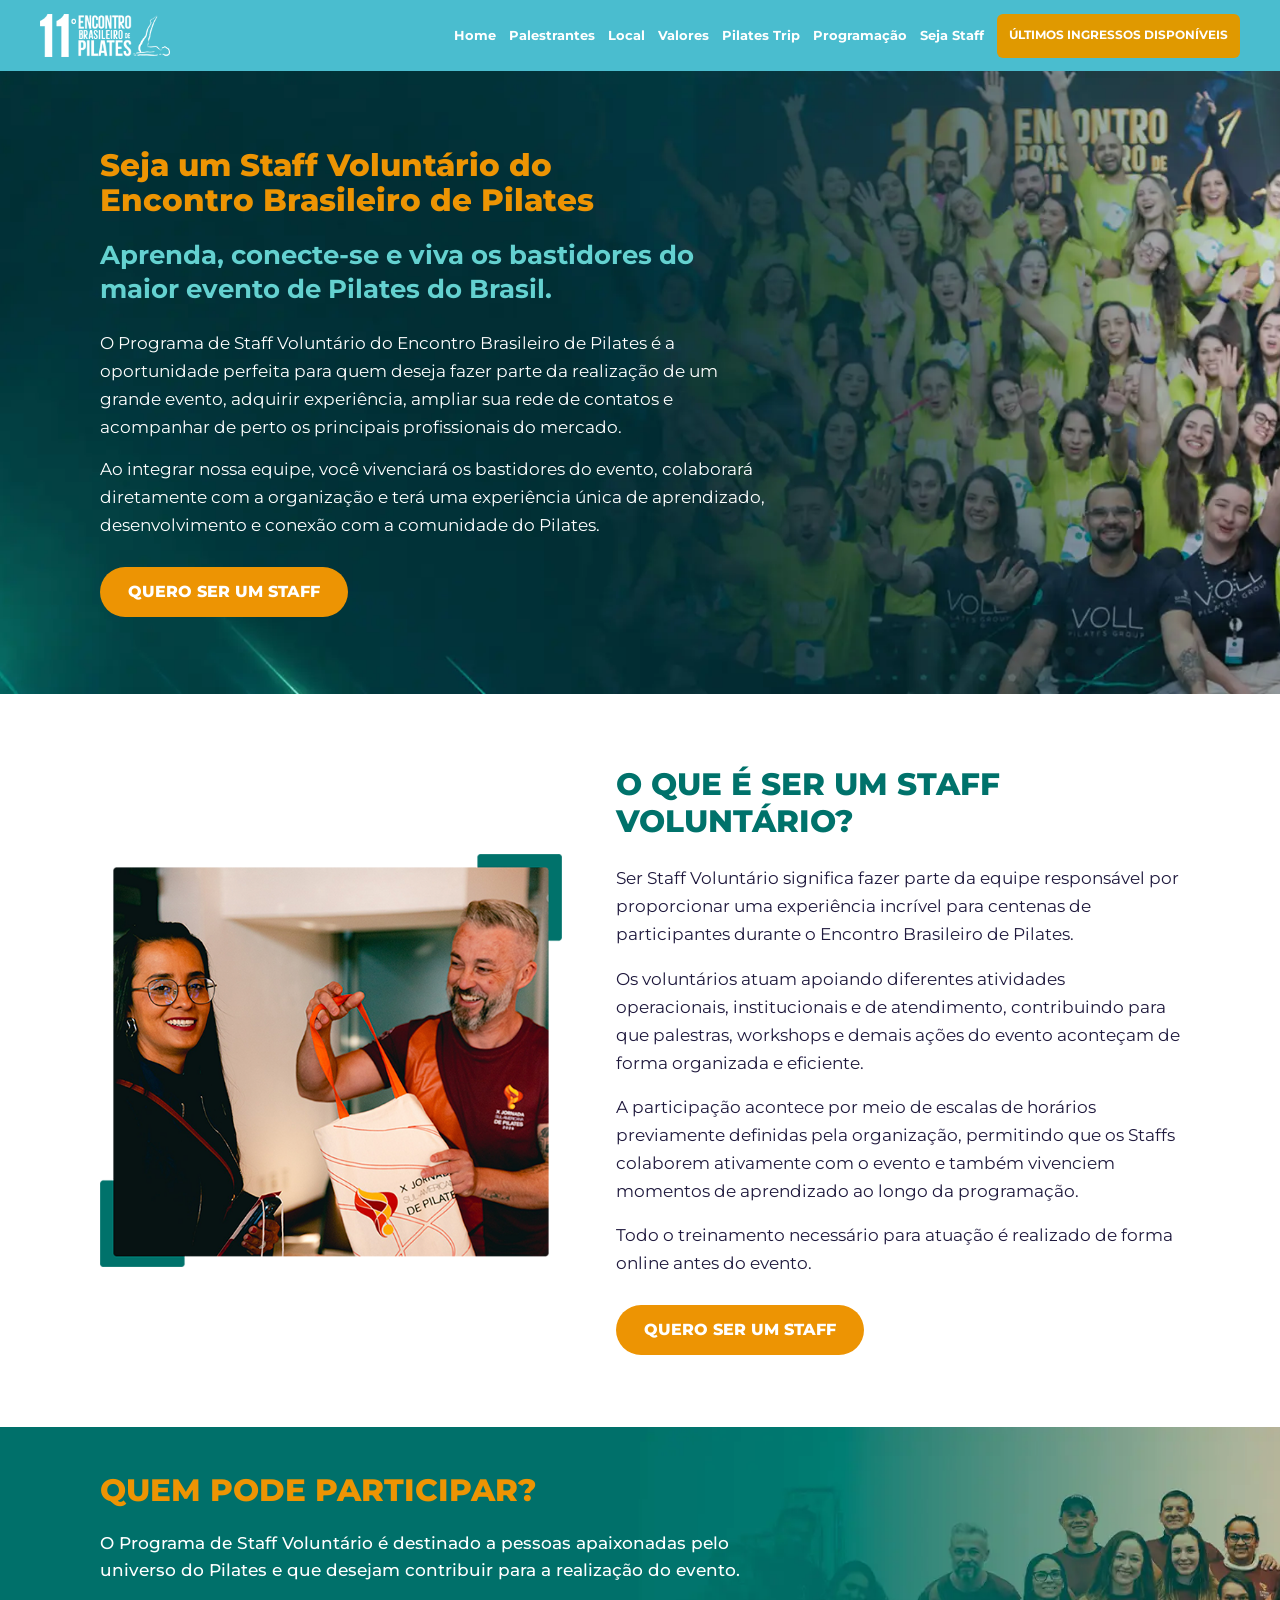
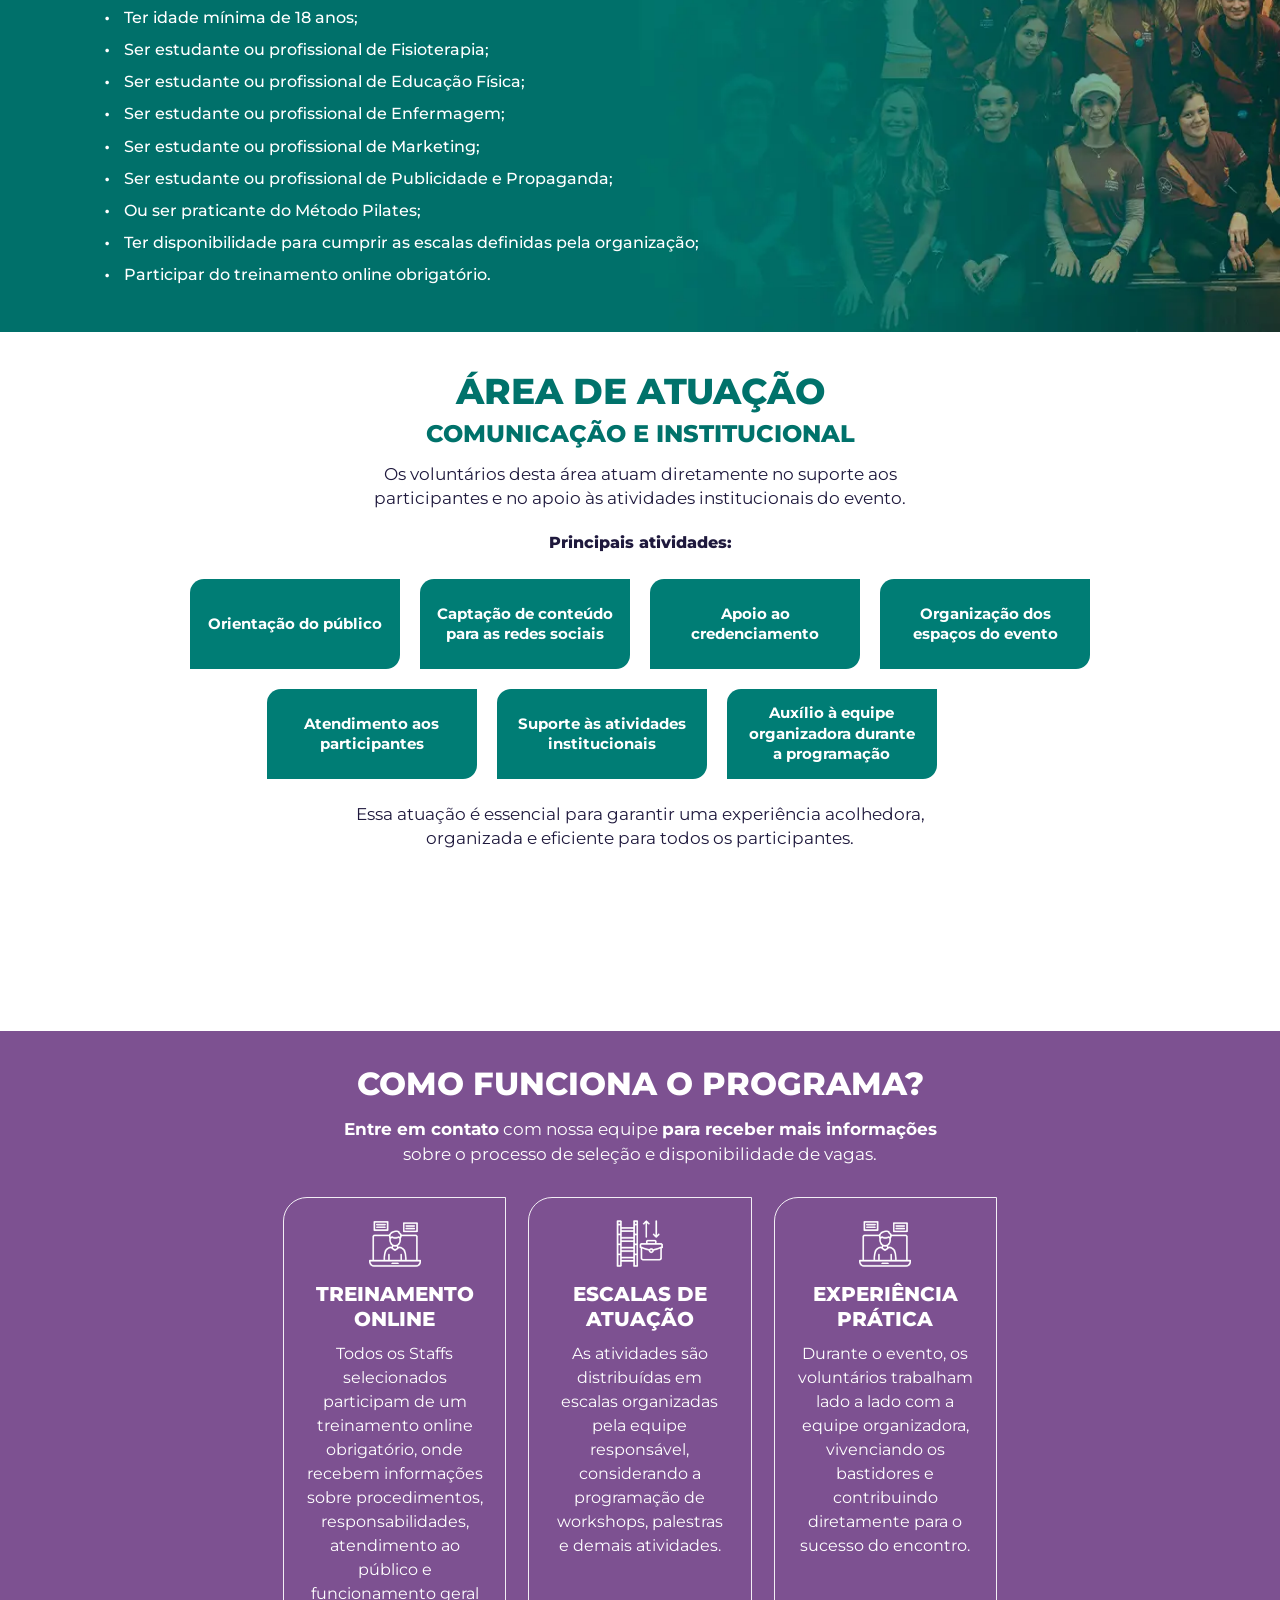
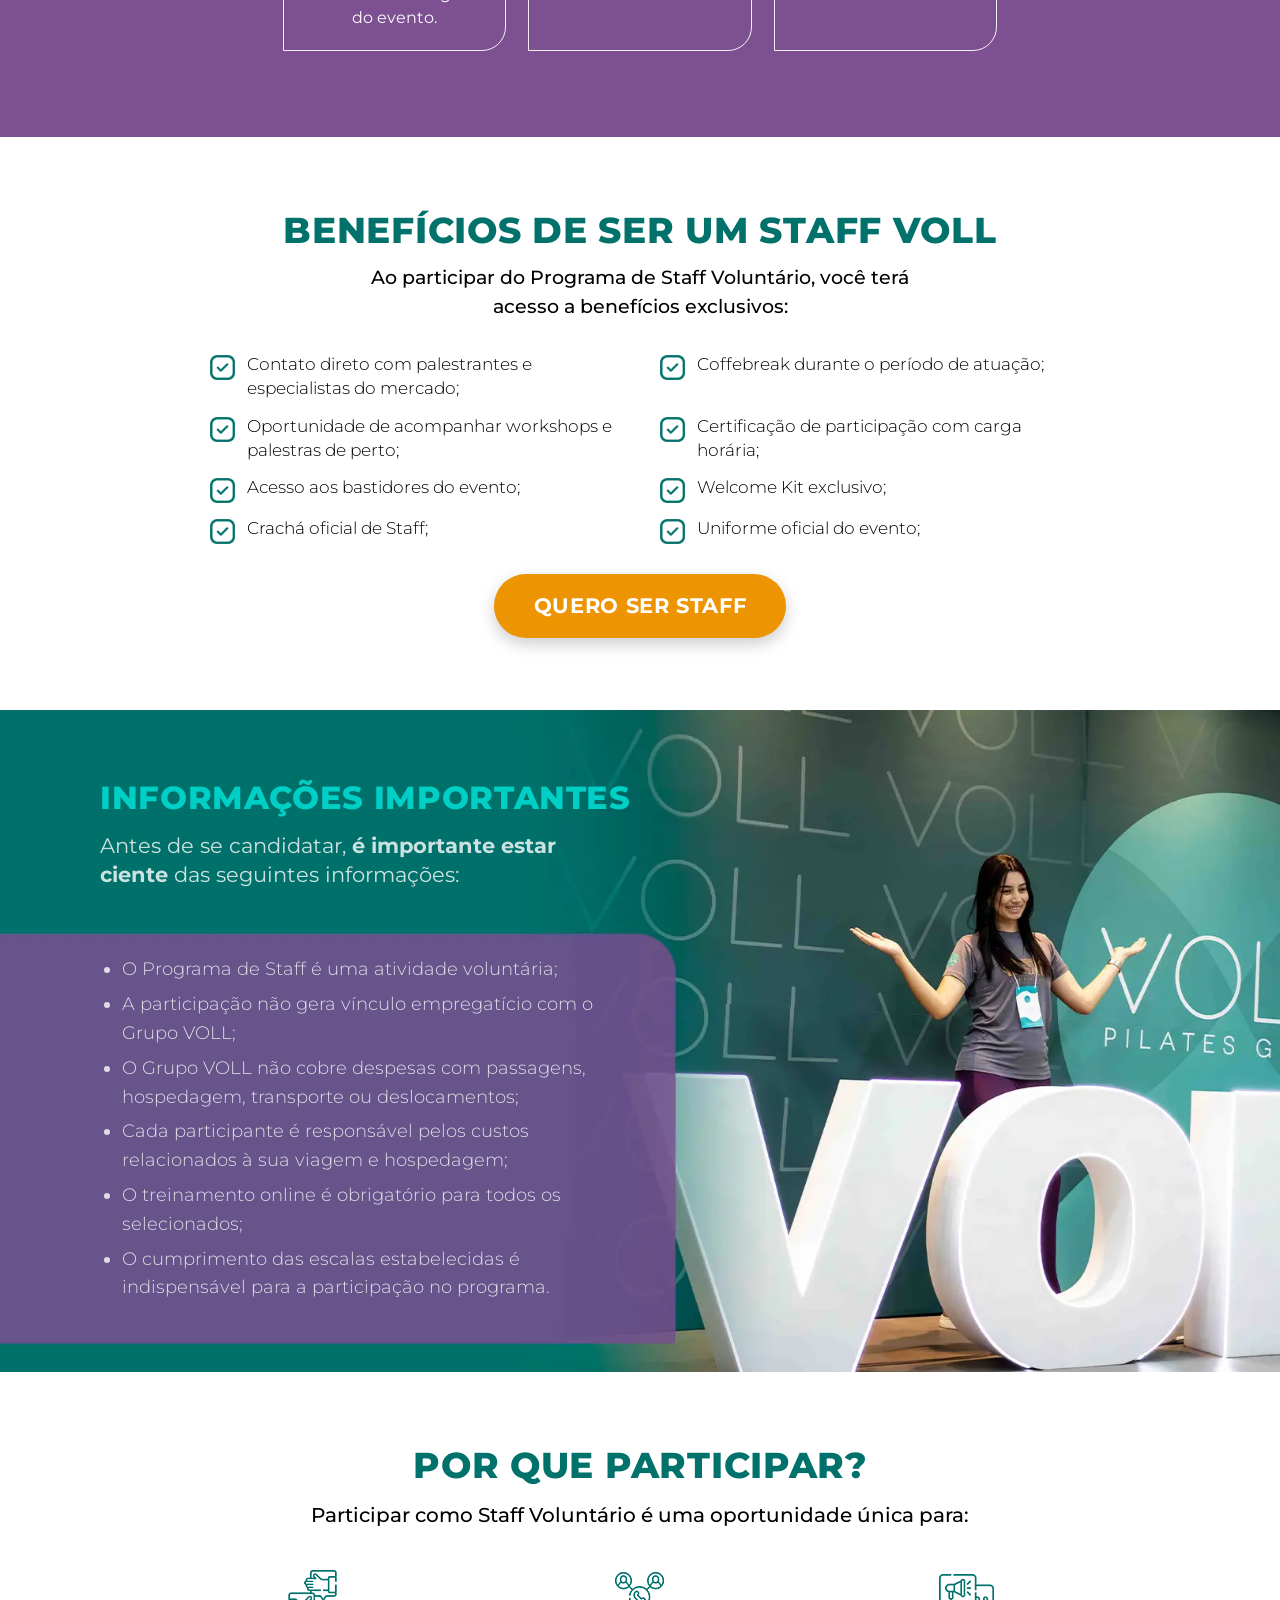
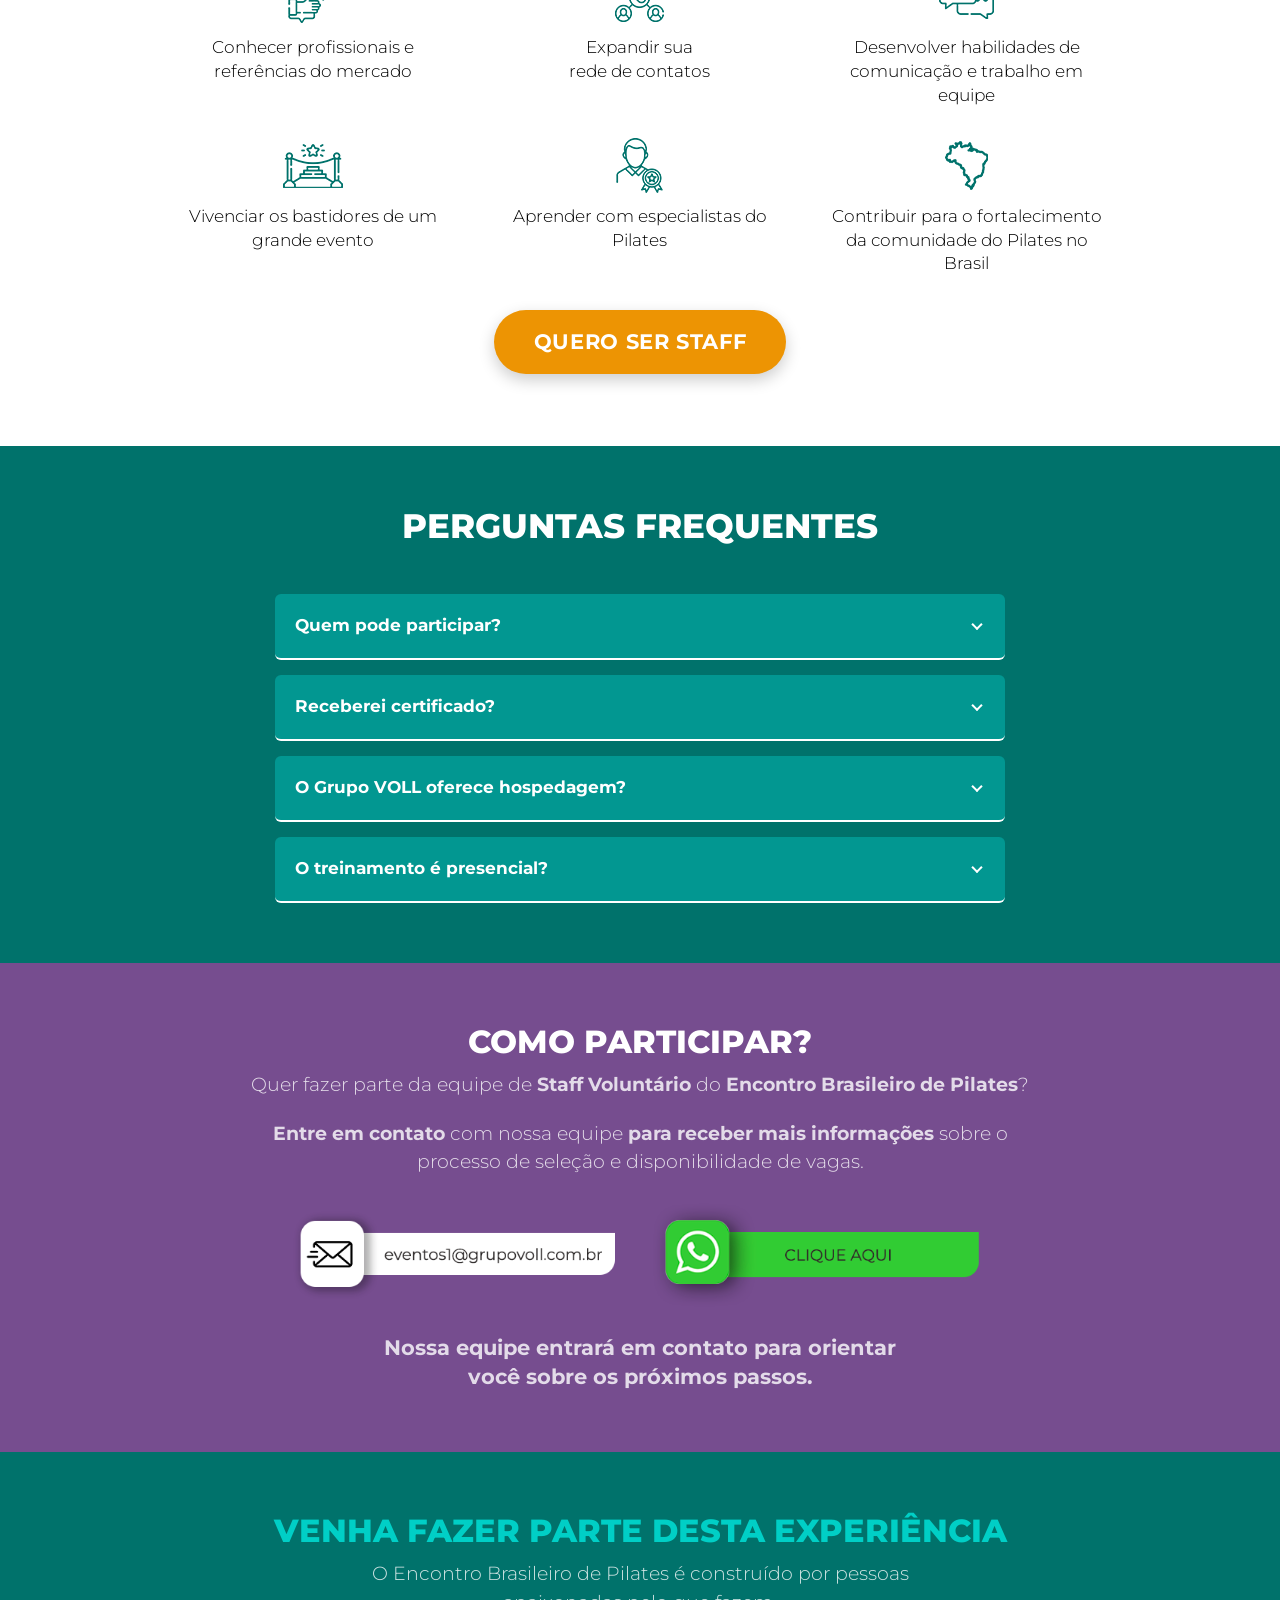
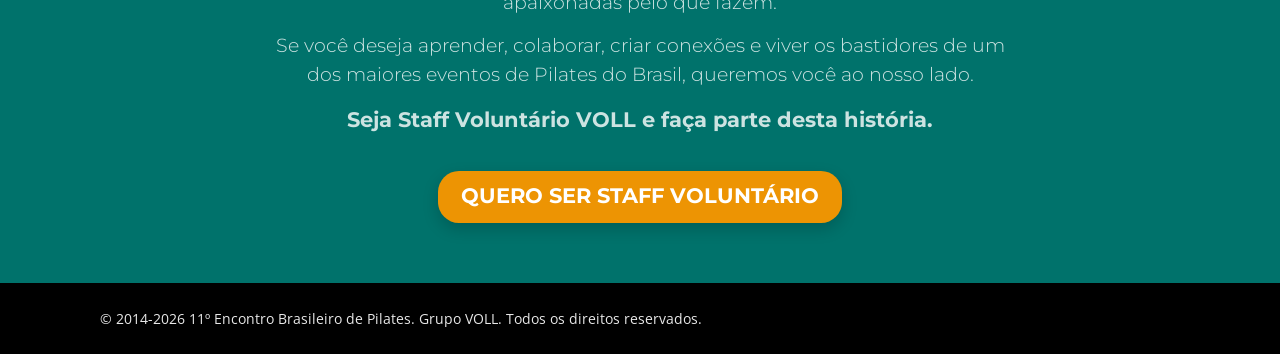
<file: sejastaff/index.html>
<!doctype html>
<html lang="pt-BR">
  <head>
    <meta charset="utf-8">
    <meta name="viewport" content="width=device-width, initial-scale=1">
    <meta name="robots" content="noindex, nofollow, noarchive, nosnippet, noimageindex">
    <meta name="theme-color" content="#06454A">

    <title>Seja Staff | 11º Encontro Brasileiro de Pilates 2026</title>
    <meta name="description" content="Faça parte da equipe de Staff Voluntário do 11º Encontro Brasileiro de Pilates 2026.">

    <link rel="icon" type="image/png" href="../assets/images/favicon-encontro-pilates.png">
    <link rel="apple-touch-icon" href="../assets/images/favicon-encontro-pilates.png">
    <link rel="preload" href="./assets/images/background_sejaumstaff_voluntario_encontro2026.webp" as="image" fetchpriority="high">
    <link rel="preconnect" href="https://fonts.googleapis.com">
    <link rel="preconnect" href="https://fonts.gstatic.com" crossorigin>
    <link rel="preload" href="https://fonts.googleapis.com/css2?family=Montserrat:wght@400;500;600;700;800&family=Open+Sans:wght@600;700;800&display=swap" as="style" onload="this.onload=null;this.rel='stylesheet'">
    <noscript><link href="https://fonts.googleapis.com/css2?family=Montserrat:wght@400;500;600;700;800&family=Open+Sans:wght@600;700;800&display=swap" rel="stylesheet"></noscript>
    <link rel="stylesheet" href="../assets/css/styles.min.css">

    <style>
      .staff-hero {
        display: flex;
        align-items: center;
        min-height: 650px;
        padding-block: 72px;
        background-color: #06454a;
        background-image: url("./assets/images/background_sejaumstaff_voluntario_encontro2026.webp");
        background-position: center;
        background-repeat: no-repeat;
        background-size: cover;
        color: #ffffff;
      }

      .staff-hero__content {
        width: min(100%, 720px);
      }

      .staff-hero__title {
        max-width: 680px;
        margin: 0;
        color: #ed9403;
        font-family: "Montserrat", sans-serif;
        font-size: 31px;
        font-weight: 800;
        line-height: 1.12;
      }

      .staff-hero__subtitle {
        max-width: 650px;
        margin: 20px 0 0;
        color: #64d1d0;
        font-family: "Montserrat", sans-serif;
        font-size: clamp(20px, 2vw, 26px);
        font-weight: 700;
        line-height: 1.35;
      }

      .staff-hero__text {
        max-width: 680px;
        margin-top: 22px;
        color: #ffffff;
        font-family: "Montserrat", sans-serif;
        font-size: 17px;
        font-weight: 400;
        line-height: 1.65;
      }

      .staff-hero__text p {
        margin: 0;
      }

      .staff-hero__text p + p {
        margin-top: 14px;
      }

      .staff-hero__cta {
        display: inline-flex;
        align-items: center;
        justify-content: center;
        min-height: 48px;
        margin-top: 28px;
        padding: 13px 28px;
        border: 0;
        border-radius: 999px;
        background: #ed9403;
        color: #ffffff;
        font-family: "Montserrat", sans-serif;
        font-size: 16px;
        font-weight: 800;
        text-decoration: none;
        cursor: pointer;
      }

      .staff-about {
        padding-block: 72px;
        background: #ffffff;
      }

      .staff-about__row {
        display: grid;
        grid-template-columns: minmax(0, 0.9fr) minmax(0, 1.1fr);
        align-items: center;
        gap: 54px;
      }

      .staff-about__image {
        display: block;
        width: min(100%, 560px);
        height: auto;
        margin-inline: auto;
      }

      .staff-about__title {
        max-width: 680px;
        margin: 0;
        color: #00726b;
        font-family: "Montserrat", sans-serif;
        font-size: 31px;
        font-weight: 800;
        line-height: 1.2;
        text-transform: uppercase;
      }

      .staff-about__text {
        max-width: 680px;
        margin-top: 24px;
        color: #1f193d;
        font-family: "Montserrat", sans-serif;
        font-size: 17px;
        font-weight: 400;
        line-height: 1.65;
      }

      .staff-about__text p {
        margin: 0;
      }

      .staff-about__text p + p {
        margin-top: 16px;
      }

      .staff-eligibility {
        display: flex;
        align-items: center;
        min-height: 650px;
        padding-block: 72px;
        background-color: #087d78;
        background-image: url("./assets/images/background_quem_pode_ser_staff.webp");
        background-position: center;
        background-repeat: no-repeat;
        background-size: cover;
        color: #ffffff;
      }

      .staff-eligibility__content {
        width: min(100%, 720px);
      }

      .staff-eligibility__title {
        margin: 0;
        color: #ed9403;
        font-family: "Montserrat", sans-serif;
        font-size: 31px;
        font-weight: 800;
        line-height: 1.2;
        text-transform: uppercase;
      }

      .staff-eligibility__intro {
        max-width: 680px;
        margin: 20px 0 0;
        color: #ffffff;
        font-family: "Montserrat", sans-serif;
        font-size: 17px;
        font-weight: 500;
        line-height: 1.6;
      }

      .staff-eligibility__list {
        display: grid;
        gap: 9px;
        max-width: 680px;
        margin: 22px 0 0;
        padding: 0;
        list-style: none;
      }

      .staff-eligibility__item {
        position: relative;
        padding-left: 24px;
        color: #ffffff;
        font-family: "Montserrat", sans-serif;
        font-size: 16px;
        font-weight: 500;
        line-height: 1.45;
      }

      .staff-eligibility__item::before {
        content: "•";
        position: absolute;
        left: 4px;
        top: 0;
        color: #ffffff;
        font-size: 20px;
        line-height: 1.1;
      }

      .staff-roles {
        padding-block: 38px 42px;
        background: #ffffff;
        color: #1f193d;
      }

      .staff-roles__header {
        max-width: 680px;
        margin-inline: auto;
        text-align: center;
      }

      .staff-roles__title {
        margin: 0;
        color: #00726b;
        font-family: "Montserrat", sans-serif;
        font-size: 28px;
        font-weight: 800;
        line-height: 1.2;
        text-transform: uppercase;
      }

      .staff-roles__subtitle {
        margin: 6px 0 0;
        color: #00726b;
        font-family: "Montserrat", sans-serif;
        font-size: 16px;
        font-weight: 800;
        line-height: 1.25;
        text-transform: uppercase;
      }

      .staff-roles__intro,
      .staff-roles__closing {
        max-width: 620px;
        margin: 14px auto 0;
        color: #1f193d;
        font-family: "Montserrat", sans-serif;
        font-size: 14px;
        font-weight: 400;
        line-height: 1.4;
        text-align: center;
      }

      .staff-roles__label {
        margin: 20px 0 0;
        color: #1f193d;
        font-family: "Montserrat", sans-serif;
        font-size: 16px;
        font-weight: 800;
        text-align: center;
      }

      .staff-roles__grid {
        display: grid;
        grid-template-columns: repeat(12, minmax(0, 1fr));
        gap: 20px;
        max-width: 900px;
        margin: 24px auto 0;
        padding: 0;
        list-style: none;
      }

      .staff-role-card {
        display: flex;
        grid-column: span 3;
        align-items: center;
        justify-content: center;
        min-height: 70px;
        padding: 12px 16px;
        border-radius: 14px 0 14px 0;
        background: #007d75;
        color: #ffffff;
        font-family: "Montserrat", sans-serif;
        font-size: 13px;
        font-weight: 700;
        line-height: 1.35;
        text-align: center;
      }

      .staff-role-card:nth-child(n + 5) {
        grid-column: span 3;
      }

      .staff-role-card:nth-child(5) {
        grid-column: 2 / span 3;
      }

      .staff-roles__closing {
        max-width: 590px;
        margin-top: 24px;
      }

      .staff-process {
        padding-block: 34px 42px;
        background: #7d5191;
        color: #ffffff;
      }

      .staff-process__header {
        max-width: 720px;
        margin-inline: auto;
        text-align: center;
      }

      .staff-process__title {
        margin: 0;
        color: #ffffff;
        font-family: "Montserrat", sans-serif;
        font-size: 24px;
        font-weight: 800;
        line-height: 1.2;
        text-transform: uppercase;
      }

      .staff-process__intro {
        margin: 14px 0 0;
        color: #ffffff;
        font-family: "Montserrat", sans-serif;
        font-size: 13px;
        font-weight: 400;
        line-height: 1.45;
      }

      .staff-process__grid {
        display: grid;
        grid-template-columns: repeat(3, minmax(0, 1fr));
        gap: 22px;
        max-width: 714px;
        margin: 30px auto 0;
        padding: 0;
        list-style: none;
      }

      .staff-process-card {
        min-height: 283px;
        padding: 20px 22px;
        border: 1px solid rgba(255, 255, 255, 0.9);
        border-radius: 24px 0 24px 0;
        color: #ffffff;
        text-align: center;
      }

      .staff-process-card__icon {
        display: block;
        width: 52px;
        height: 52px;
        margin: 0 auto 12px;
        object-fit: contain;
      }

      .staff-process-card__title {
        margin: 0;
        color: #ffffff;
        font-family: "Montserrat", sans-serif;
        font-size: 14px;
        font-weight: 800;
        line-height: 1.25;
        text-transform: uppercase;
      }

      .staff-process-card__text {
        margin: 10px 0 0;
        color: #ffffff;
        font-family: "Montserrat", sans-serif;
        font-size: 12px;
        font-weight: 400;
        line-height: 1.5;
      }

      @media (max-width: 767px) {
        .staff-hero {
          min-height: 720px;
          align-items: flex-start;
          padding-block: 58px;
          background-position: center;
        }

        .staff-hero__content {
          padding: 26px 22px;
          background: rgba(4, 57, 61, 0.86);
          border-radius: 12px;
        }

        .staff-about {
          padding-block: 52px;
        }

        .staff-about__row {
          grid-template-columns: 1fr;
          gap: 34px;
        }

        .staff-eligibility {
          min-height: 760px;
          align-items: flex-start;
          padding-block: 52px;
          background-position: center;
        }

        .staff-eligibility__content {
          padding: 26px 22px;
          background: rgba(5, 103, 99, 0.9);
          border-radius: 12px;
        }

        .staff-roles {
          padding-block: 42px 48px;
        }

        .staff-roles__grid {
          grid-template-columns: 1fr;
        }

        .staff-role-card,
        .staff-role-card:nth-child(n + 5) {
          grid-column: auto;
          min-height: 90px;
        }

        .staff-process {
          padding-block: 46px 52px;
        }

        .staff-process__grid {
          grid-template-columns: 1fr;
          max-width: 360px;
        }

        .staff-process-card {
          min-height: 0;
        }
      }

      /* BENEFÍCIOS DE SER UM STAFF VOLL — fundo branco, título verde,
         grade 2×4 de itens com check verde. */
      .staff-benefits {
        padding-block: 60px;
        background: #ffffff;
      }

      .staff-benefits__header {
        text-align: center;
        margin-bottom: 32px;
      }

      .staff-benefits__title {
        margin: 0;
        color: #00726B;
        font-family: "Montserrat", sans-serif;
        font-size: 26px;
        font-weight: 800;
        line-height: 1.2;
        letter-spacing: 0.02em;
      }

      .staff-benefits__intro {
        margin: 12px 0 0;
        color: #000000;
        font-family: "Montserrat", sans-serif;
        font-size: 17px;
        font-weight: 500;
        line-height: 1.5;
      }

      .staff-benefits__list {
        list-style: none;
        padding: 0;
        margin: 0 auto;
        max-width: 860px;
        display: grid;
        grid-template-columns: 1fr;
        gap: 14px 40px;
      }

      .staff-benefit {
        display: flex;
        align-items: flex-start;
        gap: 12px;
        color: #000000;
        font-family: "Montserrat", sans-serif;
        font-size: 16px;
        font-weight: 300;
        line-height: 1.4;
        text-align: left;
      }

      .staff-benefit__icon {
        flex-shrink: 0;
        width: 25px;
        height: 25px;
        margin-top: 2px;
        object-fit: contain;
      }

      .staff-benefits__cta {
        display: block;
        width: fit-content;
        margin: 30px auto 0;
        padding: 14px 32px;
        background: #ED9403;
        color: #ffffff;
        font-family: "Montserrat", sans-serif;
        font-size: 18px;
        font-weight: 700;
        letter-spacing: 0.03em;
        text-decoration: none;
        border-radius: 999px;
        box-shadow: 0 6px 16px rgba(0, 0, 0, 0.2);
        transition: transform 180ms ease, filter 180ms ease;
      }

      .staff-benefits__cta:hover,
      .staff-benefits__cta:focus-visible {
        transform: scale(1.03);
        filter: brightness(1.05);
      }

      @media (min-width: 768px) {
        .staff-benefits {
          padding-block: 72px;
        }

        .staff-benefits__title {
          font-size: 36px;
        }

        .staff-benefits__intro {
          font-size: 19px;
        }

        .staff-benefits__list {
          grid-template-columns: repeat(2, 1fr);
          grid-template-rows: repeat(4, auto);
          grid-auto-flow: column;
        }

        .staff-benefit {
          font-size: 17px;
        }

        .staff-benefits__cta {
          font-size: 21px;
          padding: 16px 40px;
        }
      }

      /* INFORMAÇÕES IMPORTANTES — bg imagem (verde com retângulo roxo à esquerda
         e mulher à direita), texto todo à esquerda em cima do roxo. */
      .staff-info {
        padding-block: 60px;
        background-color: #007a72;
        background-position: center;
        background-repeat: no-repeat;
        background-size: cover;
      }

      .staff-info__content {
        max-width: 620px;
      }

      .staff-info__title {
        margin: 0;
        color: #00CFC6;
        font-family: "Montserrat", sans-serif;
        font-size: 26px;
        font-weight: 800;
        line-height: 1.15;
        letter-spacing: 0.02em;
      }

      .staff-info__intro {
        margin: 14px 0 22px;
        color: rgba(255, 255, 255, 0.8);
        font-family: "Montserrat", sans-serif;
        font-size: 17px;
        font-weight: 400;
        line-height: 1.4;
      }

      .staff-info__intro strong {
        font-weight: 700;
      }

      .staff-info__list {
        margin: 0;
        padding: 40px 0 0 22px;
        color: rgba(255, 255, 255, 0.8);
        font-family: "Montserrat", sans-serif;
        font-size: 16px;
        font-weight: 300;
        line-height: 1.55;
      }

      .staff-info__list li + li {
        margin-top: 6px;
      }

      @media (min-width: 768px) {
        .staff-info {
          padding-block: 70px;
        }

        .staff-info__title {
          font-size: 32px;
        }

        .staff-info__intro {
          font-size: 21px;
          margin-bottom: 26px;
        }

        .staff-info__list {
          font-size: 18px;
          line-height: 1.6;
        }
      }

      /* POR QUE PARTICIPAR? — fundo branco, grid 3×2 de cards com ícone + texto. */
      .staff-why {
        padding-block: 60px;
        background: #ffffff;
      }

      .staff-why__header {
        text-align: center;
        margin-bottom: 40px;
      }

      .staff-why__title {
        margin: 0;
        color: #00726B;
        font-family: "Montserrat", sans-serif;
        font-size: 28px;
        font-weight: 800;
        line-height: 1.2;
        letter-spacing: 0.02em;
      }

      .staff-why__intro {
        margin: 14px 0 0;
        color: #000000;
        font-family: "Montserrat", sans-serif;
        font-size: 18px;
        font-weight: 500;
        line-height: 1.4;
      }

      .staff-why__grid {
        list-style: none;
        padding: 0;
        margin: 0 auto;
        max-width: 940px;
        display: grid;
        grid-template-columns: 1fr;
        gap: 30px 40px;
      }

      .staff-why-card {
        display: flex;
        flex-direction: column;
        align-items: center;
        text-align: center;
        gap: 12px;
      }

      .staff-why-card__icon {
        width: 60px;
        height: 55px;
        object-fit: contain;
      }

      .staff-why-card__text {
        margin: 0;
        color: #000000;
        font-family: "Montserrat", sans-serif;
        font-size: 16px;
        font-weight: 300;
        line-height: 1.4;
      }

      .staff-why__cta {
        display: block;
        width: fit-content;
        margin: 34px auto 0;
        padding: 14px 32px;
        background: #ED9403;
        color: #ffffff;
        font-family: "Montserrat", sans-serif;
        font-size: 18px;
        font-weight: 700;
        letter-spacing: 0.03em;
        text-decoration: none;
        border-radius: 999px;
        box-shadow: 0 6px 16px rgba(0, 0, 0, 0.2);
        transition: transform 180ms ease, filter 180ms ease;
      }

      .staff-why__cta:hover,
      .staff-why__cta:focus-visible {
        transform: scale(1.03);
        filter: brightness(1.05);
      }

      @media (min-width: 768px) {
        .staff-why {
          padding-block: 72px;
        }

        .staff-why__title {
          font-size: 36px;
        }

        .staff-why__intro {
          font-size: 20px;
        }

        .staff-why__grid {
          grid-template-columns: repeat(3, 1fr);
        }

        .staff-why-card__text {
          font-size: 17px;
        }

        .staff-why__cta {
          font-size: 21px;
          padding: 16px 40px;
        }
      }

      /* PERGUNTAS FREQUENTES — acordeão verde com risco branco inferior. */
      .staff-faq {
        padding-block: 60px;
        color: #ffffff;
        background: #00726b;
      }

      .staff-faq__title {
        margin: 0;
        color: #ffffff;
        font-family: "Montserrat", sans-serif;
        font-size: 28px;
        font-weight: 800;
        line-height: 1.2;
        text-align: center;
        text-transform: uppercase;
      }

      .staff-faq__lista {
        display: grid;
        gap: 15px;
        width: min(100%, 730px);
        margin: 48px auto 0;
      }

      .staff-faq-item {
        overflow: hidden;
        border: 0;
        border-bottom: 2px solid #ffffff;
        border-radius: 6px;
        background: #029791;
      }

      .staff-faq-item__pergunta {
        position: relative;
        padding: 20px 54px 20px 20px;
        color: #ffffff;
        font-family: "Montserrat", sans-serif;
        font-size: 16px;
        font-weight: 700;
        line-height: 1.4;
        cursor: pointer;
        list-style: none;
      }

      .staff-faq-item__pergunta::-webkit-details-marker {
        display: none;
      }

      .staff-faq-item__pergunta::after {
        position: absolute;
        top: 50%;
        right: 24px;
        width: 8px;
        height: 8px;
        border-right: 2px solid currentColor;
        border-bottom: 2px solid currentColor;
        content: "";
        transform: translateY(-70%) rotate(45deg);
        transition: transform 340ms ease;
      }

      .staff-faq-item[open] .staff-faq-item__pergunta::after {
        transform: translateY(-30%) rotate(225deg);
      }

      .staff-faq-item__pergunta:focus-visible {
        outline: 3px solid #ffffff;
        outline-offset: -5px;
        border-radius: 5px;
      }

      .staff-faq-item__resposta {
        height: 0;
        overflow: hidden;
        color: #ffffff;
        font-family: "Montserrat", sans-serif;
        font-size: 15px;
        font-weight: 400;
        line-height: 1.55;
        opacity: 0;
      }

      .staff-faq-item.is-open .staff-faq-item__resposta {
        height: auto;
        opacity: 1;
      }

      .staff-faq-item__resposta-inner {
        padding: 0 20px 20px;
      }

      .staff-faq-item__resposta p,
      .staff-faq-item__resposta ul {
        margin: 0;
      }

      .staff-faq-item__resposta ul {
        padding-left: 22px;
      }

      .staff-faq-item__resposta li + li {
        margin-top: 4px;
      }

      @media (min-width: 768px) {
        .staff-faq__title {
          font-size: 34px;
        }

        .staff-faq-item__pergunta {
          padding: 20px 58px 20px 20px;
          font-size: 17px;
        }

        .staff-faq-item__resposta {
          font-size: 16px;
        }
      }

      @media (prefers-reduced-motion: reduce) {
        .staff-faq-item__pergunta::after {
          transition: none;
        }

        .staff-faq-item.is-open .staff-faq-item__resposta {
          height: auto;
        }
      }

      /* COMO PARTICIPAR — contatos por e-mail e WhatsApp. */
      .staff-contact {
        padding-block: 60px;
        color: #ffffff;
        background: #764d8f;
      }

      .staff-contact__content {
        width: min(100%, 782px);
        margin-inline: auto;
        text-align: center;
      }

      .staff-contact__title {
        margin: 0;
        color: #ffffff;
        font-family: "Montserrat", sans-serif;
        font-size: 28px;
        font-weight: 800;
        line-height: 1.2;
        text-transform: uppercase;
      }

      .staff-contact__intro,
      .staff-contact__instructions {
        margin: 0;
        color: rgba(255, 255, 255, 0.8);
        font-family: "Montserrat", sans-serif;
        font-size: 17px;
        font-weight: 300;
        line-height: 1.5;
      }

      .staff-contact__intro {
        margin-top: 10px;
      }

      .staff-contact__instructions {
        margin-top: 20px;
      }

      .staff-contact__intro strong,
      .staff-contact__instructions strong {
        font-weight: 700;
      }

      .staff-contact__buttons {
        display: grid;
        grid-template-columns: 1fr;
        gap: 18px;
        width: min(100%, 700px);
        margin: 25px auto 0;
      }

      .staff-contact__button {
        display: block;
        border-radius: 18px;
        transition: transform 180ms ease, filter 180ms ease;
      }

      .staff-contact__button:hover,
      .staff-contact__button:focus-visible {
        transform: translateY(-2px);
        filter: brightness(1.04);
      }

      .staff-contact__button-image {
        width: 100%;
        height: auto;
      }

      .staff-contact__note {
        max-width: 540px;
        margin: 25px auto 0;
        color: rgba(255, 255, 255, 0.8);
        font-family: "Montserrat", sans-serif;
        font-size: 19px;
        font-weight: 700;
        line-height: 1.4;
        text-align: center;
      }

      @media (min-width: 768px) {
        .staff-contact__title {
          font-size: 32px;
        }

        .staff-contact__intro,
        .staff-contact__instructions {
          font-size: 19px;
        }

        .staff-contact__buttons {
          grid-template-columns: repeat(2, minmax(0, 1fr));
          gap: 21px;
        }

        .staff-contact__note {
          font-size: 21px;
        }
      }

      @media (prefers-reduced-motion: reduce) {
        .staff-contact__button {
          transition: none;
        }
      }

      /* CHAMADA FINAL — convite para fazer parte da experiência. */
      .staff-final {
        padding-block: 60px;
        color: #ffffff;
        background: #00726b;
      }

      .staff-final__content {
        width: min(100%, 760px);
        margin-inline: auto;
        text-align: center;
      }

      .staff-final__title {
        margin: 0;
        padding-bottom: 10px;
        color: #00cfc6;
        font-family: "Montserrat", sans-serif;
        font-size: 27px;
        font-weight: 800;
        line-height: 1.2;
      }

      .staff-final__text,
      .staff-final__emphasis {
        margin: 0;
        color: rgba(255, 255, 255, 0.8);
        font-family: "Montserrat", sans-serif;
        text-align: center;
      }

      .staff-final__text {
        font-size: 17px;
        font-weight: 300;
        line-height: 1.5;
      }

      .staff-final__text + .staff-final__text,
      .staff-final__emphasis {
        margin-top: 15px;
      }

      .staff-final__emphasis {
        font-size: 19px;
        font-weight: 700;
        line-height: 1.5;
      }

      .staff-final__cta {
        display: inline-flex;
        align-items: center;
        justify-content: center;
        width: min(100%, 404px);
        min-height: 52px;
        margin-top: 35px;
        padding: 10px 22px;
        border-radius: 21px;
        color: #ffffff;
        background: #ed9403;
        box-shadow: 0 6px 16px rgba(0, 0, 0, 0.18);
        font-family: "Montserrat", sans-serif;
        font-size: 18px;
        font-weight: 700;
        line-height: 1.25;
        text-align: center;
        text-decoration: none;
        transition: transform 180ms ease, filter 180ms ease;
      }

      .staff-final__cta:hover,
      .staff-final__cta:focus-visible {
        transform: scale(1.03);
        filter: brightness(1.05);
      }

      @media (min-width: 768px) {
        .staff-final__title {
          font-size: 32px;
        }

        .staff-final__text {
          font-size: 19px;
        }

        .staff-final__emphasis,
        .staff-final__cta {
          font-size: 21px;
        }
      }

      @media (prefers-reduced-motion: reduce) {
        .staff-final__cta {
          transition: none;
        }
      }
    </style>
    <link rel="stylesheet" href="../assets/css/visual-alignment.css?v=20260806-1">
  </head>
  <body>
    <a class="skip-link" href="#conteudo-principal">Ir para o conteúdo principal</a>

    <header id="home" class="site-header">
      <div class="site-header__row row">
        <a class="site-header__brand" href="../" aria-label="11º Encontro Brasileiro de Pilates 2026">
          <img
            class="site-header__logo"
            src="../assets/images/logo-11-encontro-brasileiro-de-pilates-branco.png"
            alt="11º Encontro Brasileiro de Pilates"
            width="198"
            height="65"
          >
        </a>

        <button
          class="site-header__toggle"
          type="button"
          aria-label="Abrir menu"
          aria-controls="menu-principal"
          aria-expanded="false"
        >
          <span class="site-header__toggle-line"></span>
          <span class="site-header__toggle-line"></span>
          <span class="site-header__toggle-line"></span>
        </button>

        <nav id="menu-principal" class="site-nav" aria-label="Menu principal">
          <ul class="site-nav__list">
            <li class="site-nav__item"><a class="site-nav__link" href="../">Home</a></li>
            <li class="site-nav__item"><a class="site-nav__link" href="../palestrantes/">Palestrantes</a></li>
            <li class="site-nav__item"><a class="site-nav__link" href="../local/">Local</a></li>
            <li class="site-nav__item"><a class="site-nav__link" href="../#ingressos">Valores</a></li>
            <li class="site-nav__item"><a class="site-nav__link" href="../pilates-trip/">Pilates Trip</a></li>
            <li class="site-nav__item"><a class="site-nav__link" href="../programacao/">Programação</a></li>
            <li class="site-nav__item"><a class="site-nav__link" href="./" aria-current="page">Seja Staff</a></li>
            <li class="site-nav__item">
              <span class="site-nav__link site-nav__link--featured">ÚLTIMOS INGRESSOS DISPONÍVEIS</span>
            </li>
          </ul>
        </nav>
      </div>
    </header>

    <main id="conteudo-principal" class="site-main" tabindex="-1">
      <section class="staff-hero" aria-labelledby="staff-hero-title">
        <div class="row">
          <div class="staff-hero__content">
            <h1 id="staff-hero-title" class="staff-hero__title">Seja um Staff Voluntário do<br> Encontro Brasileiro de Pilates</h1>
            <p class="staff-hero__subtitle">Aprenda, conecte-se e viva os bastidores do maior evento de Pilates do Brasil.</p>

            <div class="staff-hero__text">
              <p>O Programa de Staff Voluntário do Encontro Brasileiro de Pilates é a oportunidade perfeita para quem deseja fazer parte da realização de um grande evento, adquirir experiência, ampliar sua rede de contatos e acompanhar de perto os principais profissionais do mercado.</p>
              <p>Ao integrar nossa equipe, você vivenciará os bastidores do evento, colaborará diretamente com a organização e terá uma experiência única de aprendizado, desenvolvimento e conexão com a comunidade do Pilates.</p>
            </div>

            <a
              class="staff-hero__cta"
              href="https://wa.me/5519986026122?text=Ol%C3%A1%2C%20tenho%20interesse%20em%20ser%20patrocinador%21"
              target="_blank"
              rel="noopener noreferrer"
            >QUERO SER UM STAFF</a>
          </div>
        </div>
      </section>

      <section class="staff-about" aria-labelledby="staff-about-title">
        <div class="staff-about__row row">
          <img
            class="staff-about__image"
            src="./assets/images/o_que_e_ser_um_staff_voluntario_encontro.png"
            alt="Equipe entregando um kit durante o Encontro Brasileiro de Pilates"
            width="640"
            height="573"
            loading="lazy"
          >

          <div class="staff-about__content">
            <h2 id="staff-about-title" class="staff-about__title">O que é ser um Staff Voluntário?</h2>

            <div class="staff-about__text">
              <p>Ser Staff Voluntário significa fazer parte da equipe responsável por proporcionar uma experiência incrível para centenas de participantes durante o Encontro Brasileiro de Pilates.</p>
              <p>Os voluntários atuam apoiando diferentes atividades operacionais, institucionais e de atendimento, contribuindo para que palestras, workshops e demais ações do evento aconteçam de forma organizada e eficiente.</p>
              <p>A participação acontece por meio de escalas de horários previamente definidas pela organização, permitindo que os Staffs colaborem ativamente com o evento e também vivenciem momentos de aprendizado ao longo da programação.</p>
              <p>Todo o treinamento necessário para atuação é realizado de forma online antes do evento.</p>
            </div>

            <a
              class="staff-hero__cta"
              href="https://wa.me/5519986026122?text=Ol%C3%A1%2C%20tenho%20interesse%20em%20ser%20patrocinador%21"
              target="_blank"
              rel="noopener noreferrer"
            >QUERO SER UM STAFF</a>
          </div>
        </div>
      </section>

      <section class="staff-eligibility" aria-labelledby="staff-eligibility-title">
        <div class="row">
          <div class="staff-eligibility__content">
            <h2 id="staff-eligibility-title" class="staff-eligibility__title">Quem pode participar?</h2>
            <p class="staff-eligibility__intro">O Programa de Staff Voluntário é destinado a pessoas apaixonadas pelo universo do Pilates e que desejam contribuir para a realização do evento.</p>

            <ul class="staff-eligibility__list">
              <li class="staff-eligibility__item">Ter idade mínima de 18 anos;</li>
              <li class="staff-eligibility__item">Ser estudante ou profissional de Fisioterapia;</li>
              <li class="staff-eligibility__item">Ser estudante ou profissional de Educação Física;</li>
              <li class="staff-eligibility__item">Ser estudante ou profissional de Enfermagem;</li>
              <li class="staff-eligibility__item">Ser estudante ou profissional de Marketing;</li>
              <li class="staff-eligibility__item">Ser estudante ou profissional de Publicidade e Propaganda;</li>
              <li class="staff-eligibility__item">Ou ser praticante do Método Pilates;</li>
              <li class="staff-eligibility__item">Ter disponibilidade para cumprir as escalas definidas pela organização;</li>
              <li class="staff-eligibility__item">Participar do treinamento online obrigatório.</li>
            </ul>
          </div>
        </div>
      </section>

      <section class="staff-roles" aria-labelledby="staff-roles-title">
        <div class="row">
          <div class="staff-roles__header">
            <h2 id="staff-roles-title" class="staff-roles__title">Área de Atuação</h2>
            <h3 class="staff-roles__subtitle">Comunicação e Institucional</h3>
            <p class="staff-roles__intro">Os voluntários desta área atuam diretamente no suporte aos participantes e no apoio às atividades institucionais do evento.</p>
            <p class="staff-roles__label">Principais atividades:</p>
          </div>

          <ul class="staff-roles__grid">
            <li class="staff-role-card">Orientação do público</li>
            <li class="staff-role-card">Captação de conteúdo para as redes sociais</li>
            <li class="staff-role-card">Apoio ao credenciamento</li>
            <li class="staff-role-card">Organização dos espaços do evento</li>
            <li class="staff-role-card">Atendimento aos participantes</li>
            <li class="staff-role-card">Suporte às atividades institucionais</li>
            <li class="staff-role-card">Auxílio à equipe organizadora durante a programação</li>
          </ul>

          <p class="staff-roles__closing">Essa atuação é essencial para garantir uma experiência acolhedora, organizada e eficiente para todos os participantes.</p>
        </div>
      </section>

      <section class="staff-process" aria-labelledby="staff-process-title">
        <div class="row">
          <div class="staff-process__header">
            <h2 id="staff-process-title" class="staff-process__title">Como funciona o programa?</h2>
            <p class="staff-process__intro"><strong>Entre em contato</strong> com nossa equipe <strong>para receber mais informações</strong><br> sobre o processo de seleção e disponibilidade de vagas.</p>
          </div>

          <ul class="staff-process__grid">
            <li class="staff-process-card">
              <img class="staff-process-card__icon" src="./assets/images/como_funciona_staff_icone01.png" alt="" width="52" height="52">
              <h3 class="staff-process-card__title">Treinamento<br>Online</h3>
              <p class="staff-process-card__text">Todos os Staffs selecionados participam de um treinamento online obrigatório, onde recebem informações sobre procedimentos, responsabilidades, atendimento ao público e funcionamento geral do evento.</p>
            </li>

            <li class="staff-process-card">
              <img class="staff-process-card__icon" src="./assets/images/como_funciona_staff_icone02.png" alt="" width="52" height="52">
              <h3 class="staff-process-card__title">Escalas de<br>Atuação</h3>
              <p class="staff-process-card__text">As atividades são distribuídas em escalas organizadas pela equipe responsável, considerando a programação de workshops, palestras e demais atividades.</p>
            </li>

            <li class="staff-process-card">
              <img class="staff-process-card__icon" src="./assets/images/como_funciona_staff_icone01.png" alt="" width="52" height="52">
              <h3 class="staff-process-card__title">Experiência<br>Prática</h3>
              <p class="staff-process-card__text">Durante o evento, os voluntários trabalham lado a lado com a equipe organizadora, vivenciando os bastidores e contribuindo diretamente para o sucesso do encontro.</p>
            </li>
          </ul>
        </div>
      </section>

      <section class="staff-benefits" aria-labelledby="staff-benefits-title">
        <div class="row">
          <div class="staff-benefits__header">
            <h2 id="staff-benefits-title" class="staff-benefits__title">BENEFÍCIOS DE SER UM STAFF VOLL</h2>
            <p class="staff-benefits__intro">Ao participar do Programa de Staff Voluntário, você terá<br> acesso a benefícios exclusivos:</p>
          </div>

          <ul class="staff-benefits__list">
            <li class="staff-benefit">
              <img class="staff-benefit__icon" src="./assets/images/icone_check_staff.png" alt="" width="25" height="25" loading="lazy">
              <span>Contato direto com palestrantes e especialistas do mercado;</span>
            </li>
            <li class="staff-benefit">
              <img class="staff-benefit__icon" src="./assets/images/icone_check_staff.png" alt="" width="25" height="25" loading="lazy">
              <span>Oportunidade de acompanhar workshops e palestras de perto;</span>
            </li>
            <li class="staff-benefit">
              <img class="staff-benefit__icon" src="./assets/images/icone_check_staff.png" alt="" width="25" height="25" loading="lazy">
              <span>Acesso aos bastidores do evento;</span>
            </li>
            <li class="staff-benefit">
              <img class="staff-benefit__icon" src="./assets/images/icone_check_staff.png" alt="" width="25" height="25" loading="lazy">
              <span>Crachá oficial de Staff;</span>
            </li>
            <li class="staff-benefit">
              <img class="staff-benefit__icon" src="./assets/images/icone_check_staff.png" alt="" width="25" height="25" loading="lazy">
              <span>Coffebreak durante o período de atuação;</span>
            </li>
            <li class="staff-benefit">
              <img class="staff-benefit__icon" src="./assets/images/icone_check_staff.png" alt="" width="25" height="25" loading="lazy">
              <span>Certificação de participação com carga horária;</span>
            </li>
            <li class="staff-benefit">
              <img class="staff-benefit__icon" src="./assets/images/icone_check_staff.png" alt="" width="25" height="25" loading="lazy">
              <span>Welcome Kit exclusivo;</span>
            </li>
            <li class="staff-benefit">
              <img class="staff-benefit__icon" src="./assets/images/icone_check_staff.png" alt="" width="25" height="25" loading="lazy">
              <span>Uniforme oficial do evento;</span>
            </li>
          </ul>

          <a class="staff-benefits__cta" href="https://wa.me/5519986026122?text=Ol%C3%A1%2C%20tenho%20interesse%20em%20ser%20patrocinador%21" target="_blank" rel="noopener noreferrer">QUERO SER STAFF</a>
        </div>
      </section>

      <section class="staff-info" aria-labelledby="staff-info-title" style="background-image: url('./assets/images/background_staff_informacoes_importantes.webp');">
        <div class="row">
          <div class="staff-info__content">
            <h2 id="staff-info-title" class="staff-info__title">INFORMAÇÕES IMPORTANTES</h2>
            <p class="staff-info__intro">Antes de se candidatar, <strong>é importante estar<br> ciente</strong> das seguintes informações:</p>

            <ul class="staff-info__list">
              <li>O Programa de Staff é uma atividade voluntária;</li>
              <li>A participação não gera vínculo empregatício com o<br> Grupo VOLL;</li>
              <li>O Grupo VOLL não cobre despesas com passagens,<br> hospedagem, transporte ou deslocamentos;</li>
              <li>Cada participante é responsável pelos custos<br> relacionados à sua viagem e hospedagem;</li>
              <li>O treinamento online é obrigatório para todos os<br> selecionados;</li>
              <li>O cumprimento das escalas estabelecidas é<br> indispensável para a participação no programa.</li>
            </ul>
          </div>
        </div>
      </section>

      <section class="staff-why" aria-labelledby="staff-why-title">
        <div class="row">
          <div class="staff-why__header">
            <h2 id="staff-why-title" class="staff-why__title">POR QUE PARTICIPAR?</h2>
            <p class="staff-why__intro">Participar como Staff Voluntário é uma oportunidade única para:</p>
          </div>

          <ul class="staff-why__grid">
            <li class="staff-why-card">
              <img class="staff-why-card__icon" src="./assets/images/staff_porque_participar_icone01.png" alt="" width="60" height="55" loading="lazy">
              <p class="staff-why-card__text">Conhecer profissionais e referências do mercado</p>
            </li>
            <li class="staff-why-card">
              <img class="staff-why-card__icon" src="./assets/images/staff_porque_participar_icone02.png" alt="" width="60" height="55" loading="lazy">
              <p class="staff-why-card__text">Expandir sua<br>rede de contatos</p>
            </li>
            <li class="staff-why-card">
              <img class="staff-why-card__icon" src="./assets/images/staff_porque_participar_icone03.png" alt="" width="60" height="55" loading="lazy">
              <p class="staff-why-card__text">Desenvolver habilidades de comunicação e trabalho em equipe</p>
            </li>
            <li class="staff-why-card">
              <img class="staff-why-card__icon" src="./assets/images/staff_porque_participar_icone04.png" alt="" width="60" height="55" loading="lazy">
              <p class="staff-why-card__text">Vivenciar os bastidores de um grande evento</p>
            </li>
            <li class="staff-why-card">
              <img class="staff-why-card__icon" src="./assets/images/staff_porque_participar_icone05.png" alt="" width="60" height="55" loading="lazy">
              <p class="staff-why-card__text">Aprender com especialistas do Pilates</p>
            </li>
            <li class="staff-why-card">
              <img class="staff-why-card__icon" src="./assets/images/staff_porque_participar_icone06.png" alt="" width="60" height="55" loading="lazy">
              <p class="staff-why-card__text">Contribuir para o fortalecimento da comunidade do Pilates no Brasil</p>
            </li>
          </ul>

          <a class="staff-why__cta" href="https://wa.me/5519986026122?text=Ol%C3%A1%2C%20tenho%20interesse%20em%20ser%20patrocinador%21" target="_blank" rel="noopener noreferrer">QUERO SER STAFF</a>
        </div>
      </section>

      <section class="staff-faq" aria-labelledby="staff-faq-title">
        <div class="row">
          <h2 id="staff-faq-title" class="staff-faq__title">PERGUNTAS FREQUENTES</h2>

          <div class="staff-faq__lista">
            <details class="staff-faq-item">
              <summary class="staff-faq-item__pergunta">Quem pode participar?</summary>
              <div class="staff-faq-item__resposta">
                <div class="staff-faq-item__resposta-inner">
                  <ul>
                    <li>Ter idade mínima de 18 anos;</li>
                    <li>Ser estudante ou profissional de Fisioterapia;</li>
                    <li>Ser estudante ou profissional de Educação Física;</li>
                    <li>Ser estudante ou profissional de Enfermagem;</li>
                    <li>Ser estudante ou profissional de Marketing;</li>
                    <li>Ser estudante ou profissional de Publicidade e Propaganda;</li>
                    <li>Ou ser praticante do Método Pilates;</li>
                    <li>Ter disponibilidade para cumprir as escalas definidas pela organização;</li>
                    <li>Participar do treinamento online obrigatório.</li>
                  </ul>
                </div>
              </div>
            </details>

            <details class="staff-faq-item">
              <summary class="staff-faq-item__pergunta">Receberei certificado?</summary>
              <div class="staff-faq-item__resposta">
                <div class="staff-faq-item__resposta-inner">
                  <p>Sim, todos os staff voluntários recebem o certificado de participação com carga horária ao fim do evento.</p>
                </div>
              </div>
            </details>

            <details class="staff-faq-item">
              <summary class="staff-faq-item__pergunta">O Grupo VOLL oferece hospedagem?</summary>
              <div class="staff-faq-item__resposta">
                <div class="staff-faq-item__resposta-inner">
                  <p>Não, o Grupo VOLL não cobre despesas com passagens, hospedagem, transporte ou deslocamentos.</p>
                </div>
              </div>
            </details>

            <details class="staff-faq-item">
              <summary class="staff-faq-item__pergunta">O treinamento é presencial?</summary>
              <div class="staff-faq-item__resposta">
                <div class="staff-faq-item__resposta-inner">
                  <p>Não, o treinamento antes do evento é feito de forma online. No dia do evento, antes do mesmo iniciar, temos uma reunião de alinhamento e briefing.</p>
                </div>
              </div>
            </details>
          </div>
        </div>
      </section>

      <section class="staff-contact" aria-labelledby="staff-contact-title">
        <div class="row">
          <div class="staff-contact__content">
            <h2 id="staff-contact-title" class="staff-contact__title">Como participar?</h2>

            <p class="staff-contact__intro">Quer fazer parte da equipe de <strong>Staff Voluntário</strong> do <strong>Encontro Brasileiro de Pilates</strong>?</p>

            <p class="staff-contact__instructions"><strong>Entre em contato</strong> com nossa equipe <strong>para receber mais informações</strong> sobre o<br> processo de seleção e disponibilidade de vagas.</p>

            <div class="staff-contact__buttons">
              <a class="staff-contact__button" href="mailto:eventos1@grupovoll.com.br" aria-label="Entrar em contato por e-mail">
                <img class="staff-contact__button-image" src="./assets/images/botao_com_icone_emails.png" alt="" width="450" height="141" loading="lazy" decoding="async">
              </a>

              <a class="staff-contact__button" href="https://wa.me/5519986026122?text=Ol%C3%A1,%20quero%20ser%20STAFF%20do%2011%C2%BA%20Encontro%20Brasileiro%20de%20Pilates!" target="_blank" rel="noopener noreferrer" aria-label="Entrar em contato pelo WhatsApp">
                <img class="staff-contact__button-image" src="./assets/images/botao_com_icone_whatsapp.png" alt="" width="450" height="141" loading="lazy" decoding="async">
              </a>
            </div>

            <div class="staff-contact__note">Nossa equipe entrará em contato para orientar você sobre os próximos passos.</div>
          </div>
        </div>
      </section>

      <section class="staff-final" aria-labelledby="staff-final-title">
        <div class="row">
          <div class="staff-final__content">
            <h2 id="staff-final-title" class="staff-final__title">VENHA FAZER PARTE DESTA EXPERIÊNCIA</h2>

            <div class="staff-final__text">O Encontro Brasileiro de Pilates é construído por pessoas<br> apaixonadas pelo que fazem.</div>

            <div class="staff-final__text">Se você deseja aprender, colaborar, criar conexões e viver os bastidores de um<br> dos maiores eventos de Pilates do Brasil, queremos você ao nosso lado.</div>

            <div class="staff-final__emphasis">Seja Staff Voluntário VOLL e faça parte desta história.</div>

            <a class="staff-final__cta" href="https://wa.me/5519986026122?text=Ol%C3%A1%2C%20tenho%20interesse%20em%20ser%20patrocinador%21" target="_blank" rel="noopener noreferrer">QUERO SER STAFF VOLUNTÁRIO</a>
          </div>
        </div>
      </section>
    </main>

    <footer class="site-footer">
      <div class="site-footer__row row">
        <div class="site-footer__text">© 2014-2026 11º Encontro Brasileiro de Pilates. Grupo VOLL. Todos os direitos reservados.</div>
      </div>
    </footer>

    <div class="popup" id="popup-lancamento" role="dialog" aria-modal="true" aria-label="Contagem regressiva: últimas 50 vagas disponíveis" hidden>
      <div class="popup__box">
        <button class="popup__close" type="button" aria-label="Fechar aviso">&times;</button>

        <a class="popup__link" href="../#ingressos">
          <img
            class="popup__image"
            src="../assets/images/exit_popup_contagem_regressiva.webp"
            alt="Contagem regressiva: últimas 50 vagas disponíveis"
            width="600"
            height="600"
          >
        </a>
      </div>
    </div>

    <script src="../assets/js/main.min.js" defer></script>
    <script>
      (() => {
        const reduceMotion = window.matchMedia("(prefers-reduced-motion: reduce)").matches;

        document.querySelectorAll(".staff-faq-item").forEach((item) => {
          const summary = item.querySelector(".staff-faq-item__pergunta");
          const answer = item.querySelector(".staff-faq-item__resposta");

          if (!summary || !answer) {
            return;
          }

          if (reduceMotion) {
            item.addEventListener("toggle", () => item.classList.toggle("is-open", item.open));
            return;
          }

          let animating = false;

          summary.addEventListener("click", async (event) => {
            event.preventDefault();

            if (animating) {
              return;
            }

            animating = true;

            const opening = !item.open;

            if (opening) {
              item.open = true;
            }

            const startHeight = opening ? 0 : answer.getBoundingClientRect().height;
            const endHeight = opening ? answer.scrollHeight : 0;

            if (opening) {
              item.classList.add("is-open");
            }

            const animation = answer.animate(
              [
                { height: `${startHeight}px`, opacity: opening ? 0 : 1 },
                { height: `${endHeight}px`, opacity: opening ? 1 : 0 }
              ],
              {
                duration: 380,
                easing: "cubic-bezier(0.22, 1, 0.36, 1)",
                fill: "both"
              }
            );

            await animation.finished;

            if (!opening) {
              item.classList.remove("is-open");
              item.open = false;
            }

            animation.cancel();
            animating = false;
          });
        });
      })();
    </script>
  </body>
</html>
</file>
<file: assets/css/visual-alignment.css>
/* Ajustes medidos contra o site original em 375px e 1265px. */
.site-header__row {
  min-height: 80px;
}

.site-header__logo {
  width: 132px;
}

.hero-section {
  min-height: calc(100svh - 80px);
}

@media (min-width: 1180px) {
  .site-header__row {
    min-height: 71px;
  }

  .site-header__logo {
    width: 130px;
  }

  .hero-section {
    min-height: calc(100svh - 71px);
  }

  .palestrantes-section .cards-grid--4 {
    grid-template-columns: repeat(4, 228px);
    justify-content: center;
    gap: 15px 19px;
  }

  .vips-grid {
    max-width: 960px;
    gap: 38px 28px;
    margin-inline: auto;
  }

  .vips-grid .vip-card {
    flex: 0 0 136px;
  }

  .vips-grid .vip-card__photo {
    max-width: 136px;
  }

  .video-tour-section__title,
  .video-tour-section__wrapper {
    max-width: 760px;
    margin-inline: auto;
  }
}

@media (max-width: 767px) {
  .hero-section__title {
    font-size: 26px;
  }

  .hero-section__group-logo {
    display: none;
  }

  .lolita-section__row {
    gap: 0;
  }

  .lolita-section__title {
    font-size: 30px;
  }

  .lolita-section__text {
    margin-top: 14px;
    font-size: 17px;
  }

  .lolita-section__image {
    display: none;
  }

  .experiencia-section {
    padding-block: 40px;
  }

  .experiencia-section__title {
    font-size: 30px;
  }

  .experiencia-section .cards-grid {
    display: none;
  }

  .local-section,
  .faq-section {
    padding-block: 40px;
  }

  .local-section__title {
    font-size: 29px;
  }

  .ingressos-section__title {
    font-size: 28px;
  }

  .patrocinadores-section__title {
    font-size: 25px;
  }

  .faq-section__title {
    font-size: 24px;
  }

  .palestrantes-section__title {
    font-size: 26px;
  }

  .palestrantes-section .speaker-card {
    max-width: 180px;
  }

  .trip-workshop {
    flex-direction: column;
    gap: 0;
    padding: 0;
    border: 0;
    border-radius: 0;
    background: transparent;
  }

  .trip-save__row {
    padding-inline: 20px;
  }

  .trip-save__title {
    font-size: 38px;
  }

  .trip-save__data {
    font-size: 26px;
  }

  .trip-save__workshops-titulo,
  .trip-save__workshops-titulo span,
  .trip-para-voce__titulo {
    font-size: 28px;
  }

  .trip-workshop__icon {
    align-self: flex-start;
    width: 80px;
    height: 80px;
  }

  .trip-workshop__conteudo {
    width: 100%;
    padding: 30px 20px 20px;
  }

  .trip-workshop__titulo {
    font-size: 22px;
  }

  .trip-tripper__foto {
    max-width: 280px;
  }

  .trip-tripper__bio {
    max-width: 280px;
  }

  .trip-cert {
    min-height: 214px;
    margin: 0;
    padding: 40px 0 0;
  }

  .trip-cert__title {
    white-space: normal;
    font-size: 30px;
  }

  .trip-mat__title {
    font-size: 34px;
  }

  .trip-faq {
    padding-block: 40px;
  }

  .trip-faq__title {
    font-size: 27px;
  }

  .trip-cert__img {
    display: none;
  }

  .staff-hero,
  .staff-eligibility {
    min-height: auto;
    padding-block: 50px;
  }

  .staff-hero__content,
  .staff-eligibility__content {
    width: 100%;
    padding: 0;
    border-radius: 0;
    background: transparent;
  }

  .staff-about {
    padding-block: 50px;
  }

  .staff-about__title {
    font-size: 24px;
  }

  .staff-about__text {
    line-height: 1.6;
  }

  .staff-roles__title {
    font-size: 30px;
  }

  .staff-roles__subtitle {
    font-size: 24px;
  }

  .staff-roles__intro,
  .staff-roles__closing {
    font-size: 17px;
    line-height: 1.5;
  }

  .staff-role-card,
  .staff-role-card:nth-child(n + 5) {
    min-height: 110px;
    font-size: 15px;
  }

  .staff-process__title {
    font-size: 28px;
  }

  .staff-process__intro {
    font-size: 17px;
    line-height: 1.5;
  }

  .staff-process-card {
    padding: 24px 22px;
  }

  .staff-process-card__title {
    font-size: 18px;
  }

  .staff-process-card__text {
    font-size: 16px;
  }
}

@media (min-width: 768px) {
  .staff-hero {
    min-height: 623px;
  }

  .staff-eligibility {
    min-height: 505px;
    padding-block: 40px;
  }

  .staff-roles {
    min-height: 699px;
  }

  .staff-roles__title {
    font-size: 36px;
  }

  .staff-roles__subtitle {
    font-size: 24px;
  }

  .staff-roles__intro,
  .staff-roles__closing,
  .staff-process__intro {
    font-size: 17px;
  }

  .staff-role-card {
    min-height: 90px;
    font-size: 15px;
  }

  .staff-process {
    min-height: 706px;
  }

  .staff-process__title {
    font-size: 32px;
  }

  .staff-process-card__title {
    font-size: 20px;
  }

  .staff-process-card__text {
    font-size: 16px;
  }
}
</file>
<file: assets/css/programacao-mobile.css>
@media (max-width: 767px) {
  .prog-dia {
    margin-top: 38px;
  }

  .prog-lista {
    overflow: visible;
    padding-bottom: 0;
  }

  .prog-cabecalho {
    display: none;
  }

  .prog-bloco,
  .prog-lista--workshops .prog-bloco {
    display: block;
    width: 100%;
    min-width: 0;
    border-bottom-width: 4px;
  }

  .prog-bloco__hora,
  .prog-lista--workshops .prog-bloco__hora {
    position: static;
    min-height: 0;
    padding: 11px 14px;
    box-shadow: none;
    font-size: 15px;
  }

  .prog-bloco__aulas,
  .prog-lista--workshops .prog-bloco__aulas {
    display: block;
    width: 100%;
  }

  .prog-aula,
  .prog-lista--workshops .prog-aula {
    width: 100%;
    min-height: 0;
    padding: 15px 14px;
    border-top: 3px solid #ffffff;
    border-left: 0;
    font-size: 14px;
    line-height: 1.45;
  }

  .prog-aula,
  .prog-aula * {
    color: #000000 !important;
  }

  .prog-bloco__aulas .prog-aula:first-child {
    border-top: 0;
  }

  .prog-aula--vazia {
    display: none;
  }

  .prog-lista--nome-tema .prog-aula:first-child:nth-last-child(2),
  .prog-lista--nome-tema .prog-aula:nth-child(2):last-child,
  .prog-lista--workshops .prog-aula,
  .prog-lista--workshops .prog-bloco--intervalo .prog-aula {
    width: 100%;
    min-height: 0;
    flex-basis: auto;
  }

  .prog-lista--workshops {
    overflow: visible;
    cursor: default;
  }

  .prog-lista--workshops.is-dragging {
    cursor: default;
    user-select: auto;
  }

  .prog-grupo {
    padding: 12px 10px;
    font-size: 14px;
  }

  .prog-dia__titulo {
    font-size: 19px;
  }
}
</file>
<file: assets/css/styles.min.css>
:root{--color-cyan:#4ABDCF;--color-purple:#1B123D;--color-yellow:#E09900;--color-red:#A70202;--color-green:#029791;--color-white:#FFFFFF;--color-black:#111111;--font-primary:"Montserrat",Arial,sans-serif;--container-max:1080px;--section-padding:60px;--mobile-gutter:30px}*,::after,::before{box-sizing:border-box}html{min-height:100%;scroll-behavior:smooth;text-size-adjust:100%;-webkit-text-size-adjust:100%}body{min-height:100vh;margin:0;font-family:var(--font-primary);font-size:19px;line-height:1.5;color:var(--color-purple);background:var(--color-white);text-rendering:optimizeLegibility;-webkit-font-smoothing:antialiased}canvas,img,picture,svg,video{display:block;max-width:100%}img,video{height:auto}button,input,select,textarea{font:inherit}button{cursor:pointer}a{color:inherit;text-decoration-thickness:0.08em;text-underline-offset:0.2em}h1,h2,h3,h4,h5,h6,p{margin-block:0}ol,ul{margin-block:0;padding-inline-start:1.25em}:focus-visible{outline:3px solid var(--color-cyan);outline-offset:4px}.skip-link{position:fixed;top:12px;left:12px;z-index:1000;transform:translateY(-150%);padding:10px 14px;border-radius:6px;color:var(--color-white);background:var(--color-purple);font-size:16px;font-weight:700;text-decoration:none;transition:transform 160ms ease}.skip-link:focus{transform:translateY(0)}.visually-hidden{position:absolute;width:1px;height:1px;margin:-1px;padding:0;border:0;overflow:hidden;clip-path:inset(50%);white-space:nowrap}.site-header{position:sticky;top:0;z-index:100;background:var(--color-cyan)}section[id]{scroll-margin-top:90px}.site-header__row{display:flex;align-items:center;justify-content:space-between;min-height:86px;padding-block:10px}.site-header__brand{display:inline-flex;align-items:center;flex:0 0 auto}.site-header__logo{width:152px;height:auto}.site-header__toggle{position:relative;display:inline-flex;align-items:center;justify-content:center;flex:0 0 46px;width:46px;height:46px;margin-left:18px;padding:0;border:0;border-radius:6px;color:var(--color-white);background:0 0}.site-header__toggle-line{position:absolute;width:26px;height:3px;border-radius:999px;background:currentColor;transition:transform 180ms ease,opacity 180ms ease}.site-header__toggle-line:first-child{transform:translateY(-8px)}.site-header__toggle-line:nth-child(3){transform:translateY(8px)}.site-header.is-menu-open .site-header__toggle-line:first-child{transform:rotate(45deg)}.site-header.is-menu-open .site-header__toggle-line:nth-child(2){opacity:0}.site-header.is-menu-open .site-header__toggle-line:nth-child(3){transform:rotate(-45deg)}.site-nav{position:absolute;top:100%;right:0;left:0;max-height:0;overflow:hidden;visibility:hidden;background:var(--color-cyan);box-shadow:0 18px 30px rgba(27,18,61,.16);transition:max-height 240ms ease,visibility 240ms ease}.site-header.is-menu-open .site-nav{max-height:calc(100vh - 86px);overflow:hidden;visibility:visible}.site-nav__list{display:flex;flex-direction:column;gap:4px;width:100%;max-width:var(--container-max);margin-inline:auto;padding:14px var(--mobile-gutter) 26px;list-style:none}.site-nav__link{display:flex;align-items:center;min-height:44px;color:var(--color-white);font-size:15px;font-weight:700;line-height:1.2;text-decoration:none;transition:color 180ms ease}.site-nav__link:focus-visible,.site-nav__link:hover{color:var(--color-purple)}.site-nav__link--featured{justify-content:center;min-height:48px;margin-top:8px;padding:12px 18px;border-radius:6px;color:var(--color-white);background:var(--color-yellow);font-size:14px;text-align:center;animation:cta-zoom 1.8s ease-in-out infinite}.site-nav__link--featured:focus-visible,.site-nav__link--featured:hover{color:var(--color-white);background:#c98500}.site-main{min-height:100vh}.hero-section{position:relative;display:flex;align-items:center;min-height:calc(100svh - 86px);padding-block:40px;overflow:hidden;color:var(--color-white);background:var(--color-purple);background-image:url("../images/background_video_2023.webp");background-position:center;background-size:cover;isolation:isolate}.hero-section::before{content:"";position:absolute;inset:0;z-index:-1;background:linear-gradient(180deg,rgba(0,0,0,.64),rgba(0,0,0,.44))}.hero-section__video{position:absolute;inset:0;z-index:-2;width:100%;height:100%;object-fit:cover;object-position:center}.hero-section__row{position:relative;z-index:1;display:flex;flex-direction:column;align-items:center;text-align:center}.hero-section__logo{width:min(240px,78vw);height:auto;margin-bottom:15px}.hero-section__alert{width:min(520px,100%);height:auto;margin-bottom:10px}.hero-section__title{max-width:920px;color:var(--color-white);font-size:32px;font-weight:800;line-height:1.15}.hero-section__title span{display:block;color:var(--color-cyan)}.hero-section__lead{max-width:760px;margin-top:16px;color:rgba(255,255,255,.94);font-size:17px;font-weight:600;line-height:1.45}.hero-section__date{width:fit-content;max-width:100%;margin-top:22px;padding:12px 16px;border:3px solid var(--color-white);border-radius:10px;color:var(--color-white);background:rgba(74,189,207,.78);font-size:22px;font-weight:800;line-height:1.2}.hero-section__cta{margin-top:26px}.hero-section__policy{max-width:720px;margin-top:14px;color:var(--color-white);font-size:12px;font-weight:300;line-height:1.4}.hero-section__policy a{color:var(--color-cyan);font-weight:500}.hero-section__group-text{margin-top:28px;color:var(--color-white);font-size:16px;font-weight:800;line-height:1.2}.hero-section__group-logo{width:min(120px,100%);height:auto;margin-top:10px}.ticker-section{padding-block:30px;background:var(--color-red)}.ticker{overflow:hidden}.ticker__track{display:flex;width:max-content;animation:ticker-scroll 28s linear infinite}.ticker__item{flex-shrink:0;width:auto;margin-right:32px}@keyframes ticker-scroll{from{transform:translateX(0)}to{transform:translateX(-50%)}}.lolita-section{padding-block:60px 0;background-color:var(--color-yellow);background-image:url("../images/background_section_lolita_confirmada2.webp");background-position:50% 100%;background-repeat:no-repeat;background-size:cover}.lolita-section__row{display:flex;flex-direction:column;align-items:center;gap:20px;text-align:center}.lolita-section__title{color:var(--color-white);font-size:36px;font-weight:800;line-height:1.2}.lolita-section__title span{display:block;color:#493500}.lolita-section__text{margin-top:18px;color:#212121;font-size:21px;font-weight:500;line-height:1.5}.lolita-section__image{width:100%;max-width:620px;height:auto}.experiencia-section{padding-block:var(--section-padding);background:var(--color-white)}.experiencia-section__row{text-align:center}.experiencia-section__title{color:#1f193d;font-size:36px;font-weight:800;line-height:1.2}.experiencia-section__text{margin-top:18px;color:#1f193d;font-size:19px;font-weight:500;line-height:1.5}.cards-grid{display:grid;gap:30px;margin-top:40px;padding-inline-start:0;list-style:none}.card{overflow:hidden;border-radius:5px;background:var(--color-purple);box-shadow:0 12px 18px -6px rgba(0,0,0,.3)}.card__media{position:relative;margin:0}.card__image{display:block;width:100%;aspect-ratio:3/2;object-fit:cover}.card__badge{position:absolute;top:15px;right:15px;padding:7px 15px;border-radius:50px;color:#666;background:var(--color-white);font-size:12px;font-weight:500;line-height:1;text-transform:uppercase;letter-spacing:.02em}.card__title{padding:20px;color:var(--color-white);font-size:24px;font-weight:300;line-height:1.4;text-align:center}.experiencia-section__cta,.local-section__cta,.palestrantes-section__cta{margin-top:40px}.ingressos-section{padding-block:var(--section-padding);background:var(--color-white)}.ingressos-section__row{text-align:center}.ingressos-section__title{color:#1f193d;font-size:32px;font-weight:800;line-height:1.2}.ingressos-section__title span{color:#8e0808}.ingressos-section__text{margin-top:18px;color:#1f193d;font-size:19px;font-weight:500;line-height:1.5}.ingressos-section__incluso{width:100%;max-width:600px;height:auto;margin-top:30px;margin-inline:auto}.pricing-table{display:grid;gap:20px;width:100%;max-width:920px;margin:38px auto 0;text-align:left}.pricing-card{position:relative;overflow:hidden;display:flex;flex-direction:column;min-height:100%;padding:28px 24px 26px;border:1px solid rgba(27,18,61,.12);border-radius:8px;background:#fff;box-shadow:0 18px 42px rgba(27,18,61,.14)}.pricing-card--featured{border-color:rgba(224,153,0,.65);background:linear-gradient(180deg,#fff4d9 0,#fff 55%);box-shadow:0 22px 52px rgba(224,153,0,.2)}.pricing-card::before{content:"";position:absolute;inset:0 0 auto;height:8px;background:linear-gradient(90deg,var(--color-cyan),var(--color-purple))}.pricing-card--featured::before{background:linear-gradient(90deg,var(--color-yellow),#c43f00)}.pricing-card__featured-tag{position:absolute;top:18px;right:18px;padding:7px 11px;border-radius:999px;color:var(--color-white);background:var(--color-yellow);font-size:12px;font-weight:800;line-height:1;text-transform:uppercase}.pricing-card__head{padding-bottom:22px;border-bottom:1px solid rgba(27,18,61,.12)}.pricing-card__label{width:fit-content;margin-bottom:12px;padding:6px 10px;border-radius:999px;color:var(--color-white);background:var(--color-purple);font-size:12px;font-weight:800;line-height:1;text-transform:uppercase}.pricing-card--featured .pricing-card__label{background:var(--color-purple)}.pricing-card__title{color:#1f193d;font-size:34px;font-weight:800;line-height:1.1}.pricing-card__price{margin-top:12px;color:#8e0808;font-size:42px;font-weight:800;line-height:1.1}.pricing-card__note{margin-top:8px;color:#4b465f;font-size:15px;font-weight:600;line-height:1.35}.pricing-card__features{display:grid;gap:12px;margin-top:22px;margin-bottom:28px;padding:0;color:#1f193d;font-size:16px;font-weight:700;line-height:1.35;list-style:none}.pricing-card__features li{position:relative;padding-left:26px}.pricing-card__features li::before{content:"✓";position:absolute;top:-1px;left:0;display:flex;align-items:center;justify-content:center;width:18px;height:18px;border-radius:50%;color:var(--color-white);background:var(--color-cyan);font-size:12px;font-weight:800;line-height:1}.pricing-card__cta{display:inline-flex;align-items:center;justify-content:center;width:100%;min-height:50px;margin-top:auto;padding:13px 18px;border-radius:999px;color:var(--color-white);background:var(--color-purple);font-size:16px;font-weight:800;line-height:1.2;text-align:center;text-decoration:none;transition:background 180ms ease,transform 180ms ease}.pricing-card__cta:focus-visible,.pricing-card__cta:hover{color:var(--color-white);background:#2d2061;transform:translateY(-1px)}.pricing-card__cta--featured{background:var(--color-yellow)}.pricing-card__cta--featured:focus-visible,.pricing-card__cta--featured:hover{background:#c98500}.cta-button.ingressos-section__cta{margin-top:30px;border-radius:38px}.ingressos-section__restam{margin-top:40px;padding-bottom:5px;color:#170f3d;font-size:22px;font-weight:800;line-height:1.2}.ingressos-section__vendidos{color:#1f193d;font-size:17px;font-weight:500;line-height:1.5}.ingressos-section__termometro{width:100%;max-width:579px;height:auto;margin-top:20px;margin-inline:auto}.formas-pagamento{display:flex;flex-wrap:wrap;align-items:center;justify-content:center;gap:8px;margin-top:30px;font-family:"Open Sans",var(--font-primary)}.formas-pagamento__titulo{width:100%;margin-bottom:3px;color:#1b1435;font-size:15px;font-weight:800;line-height:1;text-transform:uppercase}.formas-pagamento__separador{color:#1b1435;font-size:13px;font-weight:600}.tag-pagamento{display:inline-flex;align-items:center;justify-content:center;gap:8px;min-height:38px;padding:7px 13px;border:1px solid rgba(237,148,4,.55);border-radius:999px;color:var(--color-white);background:linear-gradient(135deg,#1b1435 0,#342e4b 100%);font-size:14px;font-weight:700;line-height:1;white-space:nowrap}.icone-pagamento{flex-shrink:0;width:23px;height:23px;object-fit:contain;filter:brightness(0) saturate(100%) invert(69%) sepia(17%) saturate(2053%) hue-rotate(358deg) brightness(84%) contrast(110%)}.legend-section{position:relative;padding-block:var(--section-padding);color:var(--color-white);background-color:var(--color-black);background-image:url("../images/background_video_2023.webp");background-position:50% 50%;background-repeat:no-repeat;background-size:cover;isolation:isolate}.legend-section::before{content:"";position:absolute;inset:0;z-index:-1;background:rgba(0,0,0,.55)}.legend-section__row{display:flex;flex-direction:column;align-items:center;text-align:center}.legend-section__title{color:var(--color-white);font-size:25px;font-weight:700;line-height:1.2}.legend-section__title span{color:#ba7d20}.legend-section__card{width:100%;max-width:400px;margin-top:30px;padding:20px;border-radius:6px;background:#ba7d20}.legend-section__date{color:var(--color-white);font-size:28px;font-weight:800;line-height:1.2}.legend-section__note{margin-top:8px;color:var(--color-white);font-family:"Open Sans",var(--font-primary);font-size:18px;font-weight:400;line-height:1.5}.legend-section__badge{display:inline-flex;align-items:center;justify-content:center;max-width:100%;margin-top:30px;padding:15px 24px;border:2px solid #720000;border-radius:3px;color:var(--color-white);background:#720000;font-size:20px;font-weight:700;line-height:1.2}.patrocinadores-section{padding-block:var(--section-padding);background:var(--color-white)}.patrocinadores-section__row{text-align:center}.patrocinadores-section__title{color:#1f1f1f;font-size:32px;font-weight:800;line-height:1.2}.patrocinadores-grid{display:flex;flex-wrap:wrap;align-items:center;justify-content:center;gap:30px 35px;margin-top:40px;padding-inline-start:0;list-style:none}.patrocinador{display:flex;flex:0 0 calc((100% - 35px)/ 2);align-items:center;justify-content:center}.patrocinador__link{display:inline-flex;align-items:center;justify-content:center}.patrocinador__logo{width:100%;max-width:240px;height:auto}@media (max-width:767px){.hero-section{min-height:auto;padding-block:32px 38px}.hero-section__logo{width:min(210px,72vw)}.hero-section__title{font-size:28px;line-height:1.12}.hero-section__lead{font-size:15px;line-height:1.42}.hero-section__date{font-size:17px}.hero-section__cta,.ingressos-section__cta{width:100%}.pricing-card{padding:26px 20px 24px}.pricing-card__title{font-size:30px}.pricing-card__price{font-size:36px}.pricing-card__featured-tag{top:14px;right:14px}.site-main>#palestrantes{display:none}.patrocinadores-grid .patrocinador{flex-basis:100%}}.faq-section{padding-block:var(--section-padding);background:var(--color-green)}.faq-section__title{color:var(--color-purple);font-size:30px;font-weight:800;line-height:1.2;text-align:center}.faq-item{margin-top:15px;border-bottom:1px solid var(--color-white);border-radius:6px;background:0 0}.faq-item:first-of-type{margin-top:40px;border-bottom:0;background:var(--color-yellow)}.faq-item__question{position:relative;padding:20px 50px 20px 20px;color:var(--color-white);font-size:17px;font-weight:600;line-height:1.3;list-style:none;cursor:pointer}.faq-item__question::-webkit-details-marker{display:none}.faq-item__question::after{content:"";position:absolute;top:50%;right:22px;width:11px;height:11px;margin-top:-8px;border-right:3px solid currentColor;border-bottom:3px solid currentColor;transform:rotate(45deg);transition:transform .2s ease}.faq-item[open] .faq-item__question::after{margin-top:-3px;transform:rotate(225deg)}.faq-item__answer{overflow:hidden;padding-inline:20px;color:var(--color-white);font-size:15px;font-weight:400;line-height:1.4;transition:height 320ms ease}.faq-item__answer>:last-child{margin-bottom:20px}.faq-item__answer p+p{margin-top:12px}.faq-item__answer a{color:var(--color-white);font-weight:700}.site-footer{display:flow-root;padding-block:25px 15px;background:#000}.site-footer__text{float:left;padding-bottom:10px;color:#e8e8e8;font-family:"Open Sans",var(--font-primary);font-size:14px;line-height:1.5;text-align:left}.popup{position:fixed;inset:0;z-index:9998;display:flex;align-items:center;justify-content:center;padding:20px;background:rgba(0,0,0,.72)}.popup[hidden]{display:none}.popup__box{position:relative;width:100%;max-width:450px}.popup__image{width:100%;height:auto}.popup__close{position:absolute;top:-14px;right:-14px;z-index:1;display:flex;align-items:center;justify-content:center;width:40px;height:40px;padding:0;border:0;border-radius:50%;color:var(--color-purple);background:var(--color-white);box-shadow:0 4px 14px rgba(0,0,0,.35);font-size:26px;line-height:1}.popup__close:focus-visible,.popup__close:hover{color:var(--color-white);background:var(--color-purple)}.form-modal{position:fixed;inset:0;z-index:9999;display:flex;align-items:center;justify-content:center;padding:20px;background:rgba(0,0,0,.72);overflow-y:auto}.form-modal[hidden]{display:none}.form-modal__box{position:relative;width:100%;max-width:480px;margin:auto;padding:40px 26px 30px;border-radius:10px;background:var(--color-white)}.form-modal__close{position:absolute;top:12px;right:12px;display:flex;align-items:center;justify-content:center;width:36px;height:36px;padding:0;border:0;border-radius:50%;color:var(--color-purple);background:0 0;font-size:26px;line-height:1}.form-modal__close:focus-visible,.form-modal__close:hover{color:var(--color-white);background:var(--color-purple)}.form-modal__title{color:var(--color-purple);font-size:20px;font-weight:800;line-height:1.3;text-align:center}.form-modal__title span{display:block;margin-top:6px;font-size:16px;font-weight:500}.form-modal__form{margin-top:24px}.form-modal__field+.form-modal__field{margin-top:14px}.form-modal__label{display:block;margin-bottom:5px;color:var(--color-purple);font-size:14px;font-weight:600}.form-modal__input{width:100%;min-height:48px;padding:12px 14px;border:1px solid #cfccda;border-radius:6px;color:var(--color-purple);background:var(--color-white);font-size:16px}.form-modal__input:focus-visible{outline:2px solid var(--color-cyan);outline-offset:1px;border-color:var(--color-cyan)}.form-modal__submit{width:100%;margin-top:22px;font-size:16px}.form-modal__note{margin-top:14px;color:#8a8698;font-size:13px;line-height:1.4;text-align:center}.speaker-modal{position:fixed;inset:0;z-index:9999;display:flex;align-items:center;justify-content:center;padding:20px;background:rgba(0,0,0,.72);overflow-y:auto}.speaker-modal[hidden]{display:none}.speaker-modal__box{position:relative;width:100%;max-width:900px;margin:auto;padding:40px;border-radius:10px;background:var(--color-white)}.speaker-modal__close{position:absolute;top:12px;right:12px;z-index:3;display:flex;align-items:center;justify-content:center;width:38px;height:38px;padding:0;border:0;border-radius:50%;color:var(--color-purple);background:0 0;font-size:28px;line-height:1}.speaker-modal__close:focus-visible,.speaker-modal__close:hover{color:var(--color-white);background:var(--color-purple)}.speaker-modal__nav{position:absolute;top:50%;z-index:3;display:flex;align-items:center;justify-content:center;width:44px;height:44px;padding:0;transform:translateY(-50%);border:0;border-radius:50%;color:var(--color-purple);background:var(--color-white);box-shadow:0 4px 14px rgba(27,18,61,.28);transition:background 180ms ease,color 180ms ease}.speaker-modal__nav:focus-visible,.speaker-modal__nav:hover{color:var(--color-white);background:var(--color-purple)}.speaker-modal__nav svg{width:22px;height:22px}.speaker-modal__nav--prev{left:-10px}.speaker-modal__nav--next{right:-10px}.speaker-modal__viewport{overflow:hidden}.speaker-modal__content{display:flex;flex-direction:column;gap:24px;transition:transform .3s ease,opacity .3s ease}.speaker-modal__content.is-leaving{transform:translateY(36px);opacity:0}.speaker-modal__content.is-entering{transform:translateY(36px);opacity:0;transition:none}.speaker-modal__photo{flex-shrink:0;width:200px;max-width:60%;height:auto;margin-inline:auto;border-radius:10px}.speaker-modal__name{color:var(--color-black);font-size:26px;font-weight:800;line-height:1.2}.speaker-modal__bio{margin-top:16px;color:#3a3a52;font-size:16px;font-weight:400;line-height:1.6}.speaker-modal__bio p+p{margin-top:14px}.speaker-modal__list{margin:0;padding-inline-start:20px}.speaker-modal__list li+li{margin-top:8px}.speaker-modal__bio.is-scrollable{max-height:min(340px,48vh);overflow-y:auto;padding-right:12px;scrollbar-gutter:stable}.speaker-modal__bio.is-scrollable::-webkit-scrollbar{width:8px}.speaker-modal__bio.is-scrollable::-webkit-scrollbar-thumb{border-radius:999px;background:rgba(27,18,61,.3)}@media (min-width:768px){.speaker-modal__content{flex-direction:row;align-items:flex-start}.speaker-modal__photo{width:240px;margin-inline:0}.speaker-modal__text{flex:1}.speaker-modal__nav--prev{left:-22px}.speaker-modal__nav--next{right:-22px}}.local-section{padding-block:var(--section-padding);background:var(--color-green)}.local-section__row{text-align:center}.local-section__title{color:#1d1f3c;font-size:32px;font-weight:800;line-height:1.2}.local-section__text{margin-top:18px;color:var(--color-white);font-size:20px;font-weight:300;line-height:1.5}.local-section__text strong{font-weight:800}.local-section__address{margin-top:30px;color:var(--color-purple);font-size:21px;font-weight:800;line-height:1.5}.local-section__address span{color:var(--color-white);font-weight:300}.video-tour-section{padding-block:var(--section-padding);background-color:#fff}.video-tour-section__row{text-align:center}.video-tour-section__title{color:#1d1f3c;font-family:Montserrat,var(--font-primary);font-size:29px;font-weight:800;line-height:1.3}.video-tour-section__wrapper{position:relative;width:100%;max-width:900px;margin:35px auto 0;aspect-ratio:16/9;border-radius:8px;overflow:hidden;box-shadow:0 10px 30px rgba(0,0,0,.12)}.video-tour-section__iframe,.video-tour-section__video{position:absolute;top:0;left:0;width:100%;height:100%;border:0;object-fit:cover}.video-tour-section__cta{margin-top:35px}.carousel{--carousel-slide-width:min(480px, 74vw);--carousel-rotate:30deg;--carousel-depth:100px;position:relative;margin-top:40px}.carousel__viewport{position:relative;height:calc(var(--carousel-slide-width) * 478 / 732);overflow:hidden;perspective:1200px}.carousel__track{padding-inline-start:0;list-style:none;transform-style:preserve-3d}.carousel__slide{position:absolute;top:0;left:50%;width:var(--carousel-slide-width);margin-left:calc(var(--carousel-slide-width)/ -2);backface-visibility:hidden;transition:transform .5s ease;will-change:transform}.carousel__image{width:100%;aspect-ratio:732/478;border-radius:8px;object-fit:cover}.carousel__control{position:absolute;top:calc(var(--carousel-slide-width) * 239 / 732);z-index:5;display:flex;align-items:center;justify-content:center;width:40px;height:40px;padding:0;transform:translateY(-50%);border:0;border-radius:50%;color:var(--color-purple);background:var(--color-white);box-shadow:0 4px 14px rgba(27,18,61,.28);transition:background 180ms ease,color 180ms ease}.carousel__control:focus-visible,.carousel__control:hover{color:var(--color-white);background:var(--color-purple)}.carousel__control svg{width:20px;height:20px}.carousel__control--prev{left:0}.carousel__control--next{right:0}.carousel__dots{display:flex;justify-content:center;gap:8px;margin-top:20px}.carousel__dot{position:relative;width:44px;height:44px;margin:-18px;padding:0;border:0;border-radius:50%;background:0 0}.carousel__dot::before{position:absolute;top:50%;left:50%;width:8px;height:8px;border-radius:50%;background:#008a85;content:"";transform:translate(-50%,-50%);transition:background 180ms ease,transform 180ms ease}.carousel__dot[aria-current=true]::before{background:var(--color-purple);transform:translate(-50%,-50%) scale(1.25)}.palestrantes-section{padding-block:var(--section-padding);background:var(--color-purple)}.palestrantes-section__row{text-align:center}.palestrantes-section__title{color:var(--color-white);font-size:30px;font-weight:800;line-height:1.2}.cards-grid--4{grid-template-columns:repeat(2,1fr)}.speaker-card{overflow:hidden;border-radius:8px}.speaker-card__button{display:block;width:100%;padding:0;border:0;border-radius:inherit;color:inherit;background:0 0;text-align:inherit}.speaker-card__button:focus-visible{outline:3px solid var(--color-cyan);outline-offset:-3px}.speaker-card__photo{width:100%;aspect-ratio:203/308;border-radius:8px;object-fit:cover;transition:transform .4s ease}.speaker-card__button:focus-visible .speaker-card__photo,.speaker-card__button:hover .speaker-card__photo{transform:scale(1.1)}.speaker-card__name{margin-top:12px;color:var(--color-white);font-size:19px;font-weight:600;line-height:1.4}.vips-section{padding-block:var(--section-padding);background-color:var(--color-green);background-position:center;background-repeat:no-repeat;background-size:cover}.vips-section__row{text-align:center}.vips-section__title{color:var(--color-white);font-size:30px;font-weight:800;line-height:1.2}.vips-grid{display:flex;flex-wrap:wrap;justify-content:center;gap:24px 20px;margin-top:40px;padding-inline-start:0;list-style:none}.vip-card{display:flex;flex-direction:column;align-items:center;flex:0 0 calc((100% - 20px)/ 2)}.vip-card__photo{width:100%;max-width:168px;height:auto}.vip-card__name{margin-top:12px;color:#94e4dd;font-size:17px;font-weight:400;line-height:1.3}.vip-card__name strong{font-weight:700}.vips-section__cta{margin-top:40px}@media (max-width:767px){.palestrantes-section .cards-grid--4{grid-template-columns:1fr;justify-items:center;gap:16px}.palestrantes-section .speaker-card{width:100%;max-width:203px}.vips-grid{row-gap:24px}.vips-grid .vip-card{flex-basis:100%}}.reveal-on-scroll{opacity:0;transform:translateY(28px);transition:opacity .6s ease-out,transform .6s ease-out;transition-delay:var(--reveal-delay, 0ms);will-change:opacity,transform}.reveal-on-scroll.is-visible{opacity:1;transform:none}@media (prefers-reduced-motion:reduce){.reveal-on-scroll{opacity:1;transform:none;transition:none}}.experiencias-section{padding-block:var(--section-padding);background:var(--color-purple)}.experiencias-section__row{text-align:center}.experiencias-section__header{max-width:720px;margin-inline:auto}.experiencias-section__title{color:var(--color-white);font-family:Montserrat,var(--font-primary);font-size:26px;font-weight:800;line-height:1.2}.experiencias-section__subtitle{margin-top:12px;color:var(--color-white);font-family:Montserrat,var(--font-primary);font-size:17px;font-weight:400;line-height:1.5}.experiencias-lista{list-style:none;padding:0;margin:36px auto 0;max-width:520px;display:flex;flex-direction:column;align-items:center;gap:22px}.experiencia-item{display:flex;align-items:center;justify-content:center;gap:18px;width:100%}.experiencia-item__icon-wrap{flex-shrink:0;display:flex;align-items:center;justify-content:center;width:62px;height:62px}.experiencia-item__icon{width:100%;height:100%;object-fit:contain}.experiencia-item__conteudo{flex:0 1 300px;min-width:0;text-align:left}.experiencia-item__titulo{color:#72abba;font-family:Montserrat,var(--font-primary);font-size:17px;font-weight:800;line-height:1.2;letter-spacing:.02em}.experiencia-item__texto{margin-top:6px;color:var(--color-white);font-family:Montserrat,var(--font-primary);font-size:15px;font-weight:400;line-height:1.5}@media (min-width:768px){.experiencias-section__title{font-size:30px}.experiencia-item__icon-wrap{width:72px;height:72px}.experiencia-item__titulo{font-size:18px}}.momentos-section{padding-block:60px;background:#fff}.momentos-section__header{text-align:center;margin-bottom:32px}.momentos-section__title{color:#1f193d;font-family:Montserrat,var(--font-primary);font-size:26px;font-weight:800;line-height:1.2}.momentos-section__subtitle{margin-top:10px;color:#1f193d;font-family:Montserrat,var(--font-primary);font-size:17px;font-weight:500;line-height:1.5}.momentos-grid{list-style:none;padding:0;margin:0 auto;max-width:760px;display:grid;grid-template-columns:1fr;gap:22px}.momento-card{display:flex;flex-direction:column;overflow:hidden;border-radius:14px;background:#1a123b;color:#fff}.momento-card__foto{display:block;width:100%;height:auto;aspect-ratio:336/197;object-fit:cover}.momento-card__conteudo{padding:20px 22px 26px;text-align:center}.momento-card__titulo{color:#fff;font-family:Montserrat,var(--font-primary);font-size:20px;font-weight:700;line-height:1.2;letter-spacing:.02em}.momento-card__texto{margin-top:10px;color:#fff;font-family:Montserrat,var(--font-primary);font-size:17px;font-weight:400;line-height:1.5}@media (min-width:768px){.momentos-section{padding-block:80px}.momentos-section__title{font-size:28px}.momentos-grid{grid-template-columns:repeat(2,1fr);gap:26px}}.networking-section{position:relative;padding:60px 0 0;background-color:#1b123d;background-position:center bottom;background-repeat:no-repeat;background-size:cover;overflow:hidden;isolation:isolate}.networking-section__row{display:flex;flex-direction:column;align-items:center;gap:24px;text-align:center}.networking-section__conteudo{max-width:620px;padding-bottom:24px}.networking-section__title{color:#79bccd;font-family:Montserrat,var(--font-primary);font-size:28px;font-weight:800;line-height:1.2;letter-spacing:.01em}.networking-section__texto{margin-top:18px;color:#fff;font-family:Montserrat,var(--font-primary);font-size:18px;font-weight:300;line-height:1.55}.networking-section__quote{margin-top:18px;color:#fff;font-family:Montserrat,var(--font-primary);font-size:18px;font-weight:700;line-height:1.55}.networking-section__foto{display:flex;justify-content:center;width:100%}.networking-section__img{display:block;width:min(100%,340px);height:auto}@media (min-width:900px){.networking-section{padding:80px 0 0}.networking-section__row{flex-direction:row;align-items:flex-end;justify-content:space-between;text-align:left;gap:40px}.networking-section__conteudo{flex:1;max-width:520px;padding-bottom:60px}.networking-section__foto{width:auto;justify-content:flex-end;align-self:flex-end}.networking-section__img{width:420px}.networking-section__title{font-size:34px}}.trip-hero{position:relative;padding:12px 0 0;background-color:#7c7c7c;background-position:center top;background-repeat:no-repeat;background-size:cover;overflow:hidden;isolation:isolate}.trip-hero::before{content:"";position:absolute;inset:0;z-index:-1;background:linear-gradient(180deg,rgba(0,0,0,.25) 28%,rgba(0,0,0,.56) 55%,#000 100%);pointer-events:none}.trip-hero__row{display:flex;flex-direction:column;align-items:center;gap:20px;padding-bottom:20px;text-align:center}.trip-hero__foto{display:block;width:100%;max-width:900px;height:auto}.trip-hero__logo{display:block;width:100%;max-width:340px;height:auto;position:relative;z-index:4;margin-top:-130px}.trip-hero__titulo{max-width:900px;margin:0;color:#fff;font-family:Montserrat,var(--font-primary);font-size:16px;font-weight:500;line-height:1.45;text-shadow:0 1px 3px rgba(0,0,0,.35)}.trip-hero__titulo strong{font-weight:800}.trip-hero__cta{display:inline-flex;align-items:center;justify-content:center;min-height:56px;padding:14px 28px;border-radius:2px;background:#02c9bc;color:#000;font-family:Montserrat,var(--font-primary);font-size:18px;font-weight:800;letter-spacing:.01em;text-decoration:none;box-shadow:0 6px 16px rgba(0,0,0,.25);transition:transform 180ms ease,filter 180ms ease,box-shadow 180ms ease}.trip-hero__cta:focus-visible,.trip-hero__cta:hover{transform:scale(1.03);filter:brightness(1.05);box-shadow:0 8px 20px rgba(0,0,0,.3)}.trip-hero__faixa{display:block;width:100%;height:auto}@media (min-width:768px){.trip-hero{padding-top:24px}.trip-hero__row{gap:28px;padding-bottom:24px}.trip-hero__logo{max-width:520px;margin-top:-190px}.trip-hero__titulo{font-size:20px;line-height:1.5}.trip-hero__cta{min-height:62px;padding:16px 40px;font-size:20px}}.trip-save{padding:40px 0 60px;background:#000;color:#fff}.trip-save__row{display:flex;flex-direction:column;align-items:center;gap:18px;text-align:center}.trip-save__title{color:#9c7900;font-family:Montserrat,var(--font-primary);font-size:32px;font-weight:800;line-height:1.1;letter-spacing:.02em;margin:0}.trip-save__data{color:#fff;font-family:Montserrat,var(--font-primary);font-size:22px;font-weight:700;line-height:1.2;margin:0}.trip-save__local{color:#fff;font-family:Montserrat,var(--font-primary);font-size:17px;font-weight:300;line-height:1.5;margin:0}.trip-save__local strong{font-size:19px;font-weight:700}.trip-save__lead{margin:10px 0 0;color:#fff;font-family:Montserrat,var(--font-primary);font-size:18px;font-weight:700;line-height:1.4}.trip-save__desc{max-width:780px;margin:0;color:#fff;font-family:Montserrat,var(--font-primary);font-size:17px;font-weight:300;line-height:1.55}.trip-save__cta{display:inline-flex;align-items:center;justify-content:center;margin-top:10px;min-height:54px;padding:14px 28px;border-radius:2px;background:#02c9bc;color:#000;font-family:Montserrat,var(--font-primary);font-size:17px;font-weight:800;letter-spacing:.01em;text-decoration:none;box-shadow:0 6px 16px rgba(0,0,0,.35);transition:transform 180ms ease,filter 180ms ease}.trip-save__cta:focus-visible,.trip-save__cta:hover{transform:scale(1.03);filter:brightness(1.05)}.trip-save__cta--repeat{margin-top:24px}.trip-save__workshops-titulo{margin:40px 0 0;color:#9c7900;font-family:Montserrat,var(--font-primary);font-size:20px;font-weight:700;line-height:1.3}.trip-save__workshops-titulo span{display:block;margin-top:4px;color:#fff;font-size:24px;font-weight:800}.trip-workshops{list-style:none;padding:0;margin:24px 0 0;width:100%;max-width:760px;display:flex;flex-direction:column;gap:22px}.trip-workshop{display:flex;align-items:flex-start;gap:20px;text-align:left;padding:24px 20px 20px;background:#1c1c1c;border:2px solid #9c7900;border-radius:10px}.trip-workshop__icon{flex-shrink:0;width:72px;height:72px;object-fit:contain}.trip-workshop__conteudo{flex:1;min-width:0}.trip-workshop__titulo{margin:0;color:#fff;font-family:Montserrat,var(--font-primary);font-size:19px;font-weight:700;line-height:1.25}.trip-workshop__texto{margin:6px 0 0;color:#fff;font-family:Montserrat,var(--font-primary);font-size:15px;font-weight:300;line-height:1.5}.trip-save__banner{display:block;width:100%;max-width:1005px;height:auto;margin:30px auto 0;border-radius:4px}.trip-para-voce__titulo{margin:40px 0 0;color:#9c7900;font-family:Montserrat,var(--font-primary);font-size:24px;font-weight:800;line-height:1.2;text-align:center;letter-spacing:.02em}.trip-para-voce{list-style:none;padding:0;margin:22px 0 0;width:100%;max-width:760px;display:flex;flex-direction:column;gap:14px}.trip-para-voce__item{padding:14px 22px;border:2px solid #fff;border-radius:15px;background:#9c7900;color:#fff;font-family:Montserrat,var(--font-primary);font-size:16px;font-weight:500;line-height:1.4;text-align:center}@media (min-width:768px){.trip-para-voce__titulo{margin-top:60px;font-size:28px}.trip-para-voce{margin-top:28px;gap:16px}.trip-para-voce__item{font-size:17px;padding:16px 26px}}.trip-trippers{list-style:none;padding:0;margin:40px 0 0;width:100%;display:grid;grid-template-columns:1fr;gap:30px}.trip-tripper{display:flex;flex-direction:column;align-items:center;text-align:center}.trip-tripper__foto{display:block;width:100%;max-width:216px;height:auto;aspect-ratio:216/341;object-fit:cover}.trip-tripper__nome{margin:12px 0 0;color:#9c7900;font-family:Montserrat,var(--font-primary);font-size:20px;font-weight:700;line-height:1.2}.trip-tripper__bio{margin:8px 0 0;max-width:216px;color:#fff;font-family:Montserrat,var(--font-primary);font-size:13px;font-weight:300;line-height:1.5}@media (min-width:768px){.trip-save{padding:60px 0 80px}.trip-save__title{font-size:42px}.trip-save__data{font-size:28px}.trip-save__local{font-size:19px}.trip-save__local strong{font-size:21px}.trip-save__lead{font-size:19px}.trip-save__desc{font-size:19px}.trip-save__workshops-titulo{margin-top:60px;font-size:26px}.trip-save__workshops-titulo span{font-size:32px}.trip-workshops{margin-top:32px;gap:28px}.trip-workshop__icon{width:92px;height:92px}.trip-workshop__titulo{font-size:22px}.trip-save__cta{min-height:58px;font-size:18px;padding:15px 34px}}@media (min-width:900px){.trip-trippers{grid-template-columns:repeat(5,1fr);gap:20px}}.trip-cert{position:relative;z-index:2;margin:-18px 0 -18px;padding:12px 0 10px;background:#fff}.trip-cert__row{display:flex;flex-direction:column;align-items:center;gap:16px;text-align:center}.trip-cert__title{margin:0;color:#9c7900;font-family:Montserrat,var(--font-primary);font-size:20px;font-weight:800;line-height:1.05;letter-spacing:.01em;max-width:520px;white-space:nowrap}.trip-cert__img{display:block;width:100%;max-width:520px;height:auto}@media (min-width:900px){.trip-cert{margin:-26px 0 -26px;padding:0}.trip-cert__row{flex-direction:row;align-items:center;justify-content:space-between;gap:24px;width:1100px;max-width:1100px;height:274.69px;padding-inline:0;text-align:left}.trip-cert__title{flex:0 0 460px;font-size:31px;line-height:1.08;max-width:460px;text-align:center}.trip-cert__img{flex-shrink:0;width:505px;max-width:505px;margin:-22px -6px -24px 0;position:relative;z-index:3}}.trip-mat{padding:60px 0;background:#000;color:#fff}.trip-mat__row{display:flex;flex-direction:column;align-items:center;gap:20px;text-align:center}.trip-mat__title{margin:0;color:#9c7900;font-family:Montserrat,var(--font-primary);font-size:30px;font-weight:800;line-height:1.1;letter-spacing:.02em}.trip-mat__detalhes{margin:0;display:flex;flex-direction:column;gap:8px}.trip-mat__linha{color:#fff;font-family:Montserrat,var(--font-primary);font-size:17px;font-weight:300;line-height:1.4}.trip-mat__linha dt{display:inline;color:#9c7900;font-weight:700;margin-right:6px}.trip-mat__linha dd{display:inline;margin:0}.trip-lote,.trip-lote2{width:100%;max-width:335px;display:flex;flex-direction:column;align-items:center;text-align:center}.trip-lote{gap:4px;margin-top:12px;padding:25px 40px 15px;background:#9c7900}.trip-lote__valor{color:#000;font-family:Montserrat,var(--font-primary);font-size:26px;font-weight:900;line-height:1;letter-spacing:.02em}.trip-lote__marca{color:#000;font-family:Montserrat,var(--font-primary);font-size:18px;font-weight:700;line-height:1;letter-spacing:.06em}.trip-lote__preco{margin-top:6px;color:#fff;font-family:Montserrat,var(--font-primary);font-size:26px;font-weight:700;line-height:1}.trip-mat__cta{display:inline-flex;align-items:center;justify-content:center;min-width:200px;min-height:45px;padding:8px 22px;background:#fff;color:#000;font-family:Montserrat,var(--font-primary);font-size:16px;font-weight:800;letter-spacing:.02em;text-decoration:none;box-shadow:0 6px 16px rgba(0,0,0,.35);transition:transform 180ms ease,filter 180ms ease}.trip-mat__cta:focus-visible,.trip-mat__cta:hover{transform:scale(1.03);filter:brightness(.96)}.trip-lote2{gap:6px;margin-top:12px;padding:20px 40px;background:#5d4800}.trip-lote2__valor{margin:0;color:#fff;font-family:Montserrat,var(--font-primary);font-size:24px;font-weight:300;line-height:1.1}.trip-lote2__preco{margin:0;color:#fff;font-family:Montserrat,var(--font-primary);font-size:28px;font-weight:700;line-height:1.1}.trip-mat__certificado{margin:24px 0 0;color:#9c7900;font-family:Montserrat,var(--font-primary);font-size:18px;font-weight:400;line-height:1.3;letter-spacing:.02em}.trip-mat__vagas{margin:4px 0 0;color:#fff;font-family:Montserrat,var(--font-primary);font-size:16px;font-weight:700;line-height:1.3;letter-spacing:.02em}@media (min-width:768px){.trip-mat{padding:80px 0 60px}.trip-mat__title{font-size:36px}.trip-mat__linha{font-size:19px}.trip-lote__valor{font-size:30px}.trip-lote__preco{font-size:28px}.trip-mat__cta{font-size:17px;min-height:48px;min-width:210px}.trip-lote2__valor{font-size:26px}.trip-lote2__preco{font-size:30px}.trip-mat__certificado{font-size:22px}}.trip-faq{padding:60px 0;background:#fff}.trip-faq__row{display:flex;flex-direction:column;align-items:center;gap:28px}.trip-faq__title{margin:0;color:#9c7900;font-family:Montserrat,var(--font-primary);font-size:26px;font-weight:800;line-height:1.2;letter-spacing:.02em;text-align:center}.trip-faq__lista{width:100%;max-width:780px;display:flex;flex-direction:column;gap:14px}.trip-faq-item{border:1px solid #d9d5c2;border-radius:8px;background:#fff;overflow:hidden}.trip-faq-item__pergunta{position:relative;padding:18px 48px 18px 22px;color:#1f193d;font-family:Montserrat,var(--font-primary);font-size:16px;font-weight:700;line-height:1.3;cursor:pointer;list-style:none}.trip-faq-item__pergunta::-webkit-details-marker{display:none}.trip-faq-item__pergunta::after{content:"";position:absolute;top:50%;right:22px;width:10px;height:10px;margin-top:-7px;border-right:2px solid #9c7900;border-bottom:2px solid #9c7900;transform:rotate(45deg);transition:transform .2s ease}.trip-faq-item[open] .trip-faq-item__pergunta::after{margin-top:-3px;transform:rotate(225deg)}.trip-faq-item__resposta{padding:0 22px 18px;color:#55516b;font-family:Montserrat,var(--font-primary);font-size:15px;font-weight:400;line-height:1.55}.trip-faq-item__resposta p{margin:0}.trip-faq__cta{display:inline-flex;align-items:center;justify-content:center;min-height:54px;padding:14px 28px;border-radius:2px;background:#02c9bc;color:#000;font-family:Montserrat,var(--font-primary);font-size:17px;font-weight:800;letter-spacing:.01em;text-decoration:none;box-shadow:0 6px 16px rgba(0,0,0,.2);transition:transform 180ms ease,filter 180ms ease}.trip-faq__cta:focus-visible,.trip-faq__cta:hover{transform:scale(1.03);filter:brightness(1.05)}@media (min-width:768px){.trip-faq{padding:72px 0}.trip-faq__title{font-size:32px}.trip-faq-item__pergunta{font-size:18px;padding:20px 52px 20px 26px}.trip-faq-item__resposta{padding:0 26px 22px;font-size:16px}.trip-faq__cta{font-size:18px;padding:15px 34px}}.workshops-section{padding-block:64px 72px;background:#fff}.workshops-section__row{text-align:center}.workshops-section__title{margin:0;color:#1f193d;font-family:Montserrat,var(--font-primary);font-size:30px;font-weight:800;line-height:1.2}.workshops-section__texto{margin:20px 0 0;color:#1f193d;font-family:Montserrat,var(--font-primary);font-size:18px;font-weight:400;line-height:1.5}.workshops-section__destaque{margin:8px 0 0;color:#1f193d;font-family:Montserrat,var(--font-primary);font-size:18px;font-weight:800;line-height:1.5}.workshops-section__temas{display:grid;grid-template-columns:1fr;gap:14px;max-width:960px;margin:26px auto 0;padding:0;list-style:none}.workshops-section__tema{display:flex;align-items:center;justify-content:center;min-height:48px;padding:10px 16px;border-radius:7px;background:#1f193d;color:#fff;font-family:Montserrat,var(--font-primary);font-size:16px;font-weight:800;line-height:1.2;text-align:center}@media (min-width:560px){.workshops-section__temas{grid-template-columns:repeat(2,minmax(0,1fr))}}@media (min-width:900px){.workshops-section{padding-block:70px 80px}.workshops-section__title{font-size:34px}.workshops-section__destaque,.workshops-section__texto{font-size:19px}.workshops-section__temas{grid-template-columns:repeat(4,minmax(0,1fr));column-gap:28px}}.mestres-section{padding-block:64px 72px;background:#1f193d;overflow:hidden}.mestres-section__title{margin:0;color:#fff;font-family:Montserrat,var(--font-primary);font-size:30px;font-weight:800;line-height:1.2;text-align:center}.mestres-carousel{width:100%;margin-top:34px;overflow:hidden}.mestres-carousel__track{display:flex;width:max-content;animation:mestres-scroll 30s linear infinite;will-change:transform}.mestres-carousel__image{display:block;flex:none;width:auto;height:clamp(170px,20vw,243px);max-width:none}@keyframes mestres-scroll{from{transform:translateX(0)}to{transform:translateX(-50%)}}@media (min-width:900px){.mestres-section{padding-block:70px 82px}.mestres-section__title{font-size:34px}}@media (prefers-reduced-motion:reduce){.mestres-carousel__track{animation-play-state:paused}}.experiencia-cta{padding-block:50px;background:#0aa19a}.experiencia-cta__row{text-align:center}.experiencia-cta__title{margin:0;color:#1f193d;font-family:Montserrat,var(--font-primary);font-size:32px;font-weight:800;line-height:1.25}.experiencia-cta__button{display:inline-flex;align-items:center;justify-content:center;max-width:100%;min-height:40px;margin-top:32px;padding:11px 18px;border:0;border-radius:3px;background:#ed9403;color:#fff;font-family:Montserrat,var(--font-primary);font-size:16px;font-weight:800;line-height:1.35;text-align:center;cursor:default}@media (min-width:768px){.experiencia-cta{padding-block:50px}.experiencia-cta__title{font-size:32px}.experiencia-cta__button{padding-inline:18px;font-size:17px}}.programacao-section{padding-block:var(--section-padding);background:#fff}.programacao-section__row{text-align:center}.programacao-section__title{color:#12a19a;font-family:Montserrat,var(--font-primary);font-size:30px;font-weight:800;line-height:1.2;letter-spacing:.02em}.programacao-section__disclaimer{margin-top:8px;color:#666;font-size:17px;font-weight:500;font-style:italic}.prog-dia{margin-top:50px;text-align:left}.prog-dia__titulo{color:#000;font-family:Montserrat,var(--font-primary);font-size:22px;font-weight:800;line-height:1.3;text-align:center}.prog-grupo{margin-top:24px;margin-bottom:0;padding:13px 16px;color:#fff;background:#12a8a2;font-family:Montserrat,var(--font-primary);font-size:16px;font-weight:800;line-height:1.3;text-transform:uppercase;letter-spacing:.02em;text-align:center}.prog-lista{list-style:none;padding:0;margin:0;display:flex;flex-direction:column;gap:0;overflow-x:auto}.prog-cabecalho{display:grid;grid-template-columns:195px repeat(3,minmax(0,1fr));min-width:760px;margin:0;background:#fff}.prog-cabecalho__vazio{background:#fff}.prog-cabecalho__celula{padding:14px 12px;border-left:3px solid #fff;background:#075654;color:#fff;font-family:Montserrat,var(--font-primary);font-size:16px;font-weight:800;line-height:1.25;text-align:center}.prog-bloco{display:grid;grid-template-columns:195px minmax(0,1fr);min-width:760px;border:0;border-bottom:3px solid #fff;background:#dedede}.prog-bloco__hora{display:flex;align-items:center;justify-content:center;min-height:50px;padding:14px 16px;background:#075654;color:#fff;font-family:Montserrat,var(--font-primary);font-size:16px;font-weight:800;letter-spacing:.02em;text-align:center}.prog-aula__link{display:inline-block;margin-left:4px;color:#12a19a;font-weight:700;text-decoration:underline;text-underline-offset:3px;transition:color 180ms ease}.prog-aula__link:focus-visible,.prog-aula__link:hover{color:#054d4a}.prog-bloco__aulas{display:flex;align-items:stretch;padding:0;gap:0;background:#dedede}.prog-aula{display:block;flex:1 0 0;align-content:center;min-width:0;min-height:50px;padding:14px 22px;border-left:3px solid #fff;color:#1f193d;font-family:Montserrat,var(--font-primary);font-size:16px;font-weight:400;line-height:1.4;text-align:center}.prog-aula--vazia{color:transparent}.prog-lista--nome-tema .prog-aula:first-child:nth-last-child(2){flex:0 0 33%}.prog-lista--nome-tema .prog-aula:nth-child(2):last-child{flex:0 0 67%}.prog-lista--workshops{overflow-x:scroll;overscroll-behavior-inline:contain;scrollbar-color:#8f8f8f #e5e5e5;scrollbar-width:auto;-webkit-overflow-scrolling:touch;cursor:grab}.prog-lista--workshops.is-dragging{cursor:grabbing;user-select:none}.prog-lista--workshops .prog-bloco{grid-template-columns:195px max-content;width:max-content;min-width:100%}.prog-lista--workshops .prog-bloco__aulas{width:max-content}.prog-lista--workshops .prog-bloco__hora{position:sticky;left:0;z-index:2;box-shadow:3px 0 0 #fff}.prog-lista--workshops .prog-aula{flex:0 0 190px;width:190px;min-height:190px;padding:18px 14px}.prog-lista--workshops .prog-bloco--intervalo .prog-aula{flex-basis:1900px;width:1900px;min-height:50px}.prog-aula strong{color:#1b123d;font-weight:700}.prog-aula--full{text-align:center;font-weight:600}.prog-bloco--intervalo .prog-bloco__hora{background:#075654}.prog-bloco--intervalo .prog-aula{color:#000;font-style:normal;text-transform:uppercase;letter-spacing:0;font-weight:400}.prog-bloco--destaque .prog-bloco__hora{background:#e09900}.prog-bloco--destaque .prog-aula{color:#1b123d;font-weight:800;text-transform:uppercase}.prog-bloco--vip .prog-bloco__hora{background:#720000}.prog-bloco--vip .prog-aula{color:#720000;font-weight:700;text-transform:uppercase}.programacao-section__cta{margin-top:40px}@media (min-width:768px){.programacao-section__title{font-size:35px}.prog-dia__titulo{font-size:24px}.prog-grupo{font-size:18px;padding:14px 20px}.prog-bloco__hora{font-size:16px}.prog-aula{font-size:16px}}@media (max-width:767px){.prog-dia{margin-top:38px}.prog-lista{overflow:visible;padding-bottom:0}.prog-cabecalho{display:none}.prog-bloco,.prog-lista--workshops .prog-bloco{display:block;width:100%;min-width:0;border-bottom-width:4px}.prog-bloco__hora,.prog-lista--workshops .prog-bloco__hora{position:static;min-height:0;padding:11px 14px;box-shadow:none;font-size:15px}.prog-bloco__aulas,.prog-lista--workshops .prog-bloco__aulas{display:block;width:100%}.prog-aula,.prog-lista--workshops .prog-aula{width:100%;min-height:0;padding:15px 14px;border-top:3px solid #fff;border-left:0;font-size:14px;line-height:1.45}.prog-aula,.prog-aula *{color:#000!important}.prog-bloco__aulas .prog-aula:first-child{border-top:0}.prog-aula--vazia{display:none}.prog-lista--nome-tema .prog-aula:first-child:nth-last-child(2),.prog-lista--nome-tema .prog-aula:nth-child(2):last-child,.prog-lista--workshops .prog-aula,.prog-lista--workshops .prog-bloco--intervalo .prog-aula{width:100%;min-height:0;flex-basis:auto}.prog-lista--workshops{overflow:visible;cursor:default}.prog-lista--workshops.is-dragging{cursor:default;user-select:auto}.prog-grupo{padding:12px 10px;font-size:14px}.prog-dia__titulo{font-size:19px}}.section{padding-block:var(--section-padding)}.row{width:100%;max-width:var(--container-max);margin-inline:auto;padding-inline:var(--mobile-gutter)}.site-header .site-header__row{max-width:none;padding-inline:var(--mobile-gutter)}.cta-button{display:inline-flex;align-items:center;justify-content:center;max-width:100%;min-height:54px;padding:15px 24px;border:0;border-radius:6px;color:var(--color-white);background:var(--color-yellow);font-size:18px;font-weight:800;line-height:1.2;text-align:center;text-decoration:none;animation:cta-zoom 1.8s ease-in-out infinite}.cta-button:focus-visible,.cta-button:hover{color:var(--color-white);background:#c98500}@keyframes cta-zoom{0%,100%{transform:scale(1)}50%{transform:scale(1.04)}}@media (min-width:768px){.row{padding-inline:0}.site-header .site-header__row{padding-inline:40px}.cta-button{padding-inline:34px;font-size:20px}.hero-section{min-height:calc(100svh - 90px);padding-block:40px}.hero-section__logo{width:min(300px,78vw);margin-bottom:15px}.hero-section__alert{width:min(600px,100%);margin-bottom:10px}.hero-section__lead{font-size:19px}.hero-section__date{padding:13px 22px}.hero-section__policy{font-size:13px}.hero-section__group-text{font-size:19px}.lolita-section__row{flex-direction:row;align-items:flex-end;gap:30px;text-align:left}.lolita-section__content{flex:1 1 50%;min-width:0;align-self:center;margin-bottom:var(--section-padding)}.lolita-section__image{flex:1 1 50%;min-width:0;align-self:flex-end}.cards-grid{grid-template-columns:repeat(3,1fr)}.cards-grid--4{grid-template-columns:repeat(4,1fr)}.vip-card{flex-basis:calc((100% - 2 * 20px)/ 3)}.pricing-table{grid-template-columns:repeat(2,minmax(0,1fr));align-items:stretch;gap:26px}.pricing-card{padding:34px 32px 32px}.pricing-card__title{font-size:38px}.pricing-card__price{font-size:46px}.formas-pagamento{gap:10px}.formas-pagamento__titulo{width:auto;margin-bottom:0;font-size:17px}.formas-pagamento__separador{font-size:15px}.tag-pagamento{min-height:42px;padding:8px 17px;font-size:16px}.icone-pagamento{width:27px;height:27px}.legend-section__title{font-size:30px}.patrocinadores-grid{gap:40px 35px}.patrocinador{flex-basis:calc((100% - 3 * 35px)/ 4)}}@media (min-width:1180px){.vip-card{flex-basis:calc((100% - 5 * 20px)/ 6)}.site-header__row{min-height:90px;gap:16px}.site-header__logo{width:142px}.site-header__toggle{display:none}.site-nav{position:static;max-height:none;overflow:visible;visibility:visible;flex:1 1 auto;box-shadow:none}.site-nav__list{flex-direction:row;align-items:center;justify-content:flex-end;gap:13px;max-width:none;padding:0}.site-nav__link{min-height:40px;font-size:13px;white-space:nowrap}.site-nav__link--featured{min-height:44px;margin-top:0;padding:10px 12px;font-size:12px}}@media (min-width:1320px){.site-header__logo{width:160px}.site-nav__list{gap:18px}.site-nav__link{font-size:14px}.site-nav__link--featured{font-size:13px}}@media (min-width:1440px){.site-header .site-header__row{padding-inline:48px}.site-header__logo{width:178px}.site-nav__list{gap:22px}.site-nav__link--featured{padding-inline:16px;font-size:14px}}@media (prefers-reduced-motion:reduce){*,::after,::before{scroll-behavior:auto!important;animation-duration:0s!important;animation-iteration-count:1!important;transition-duration:0s!important}}
</file>
